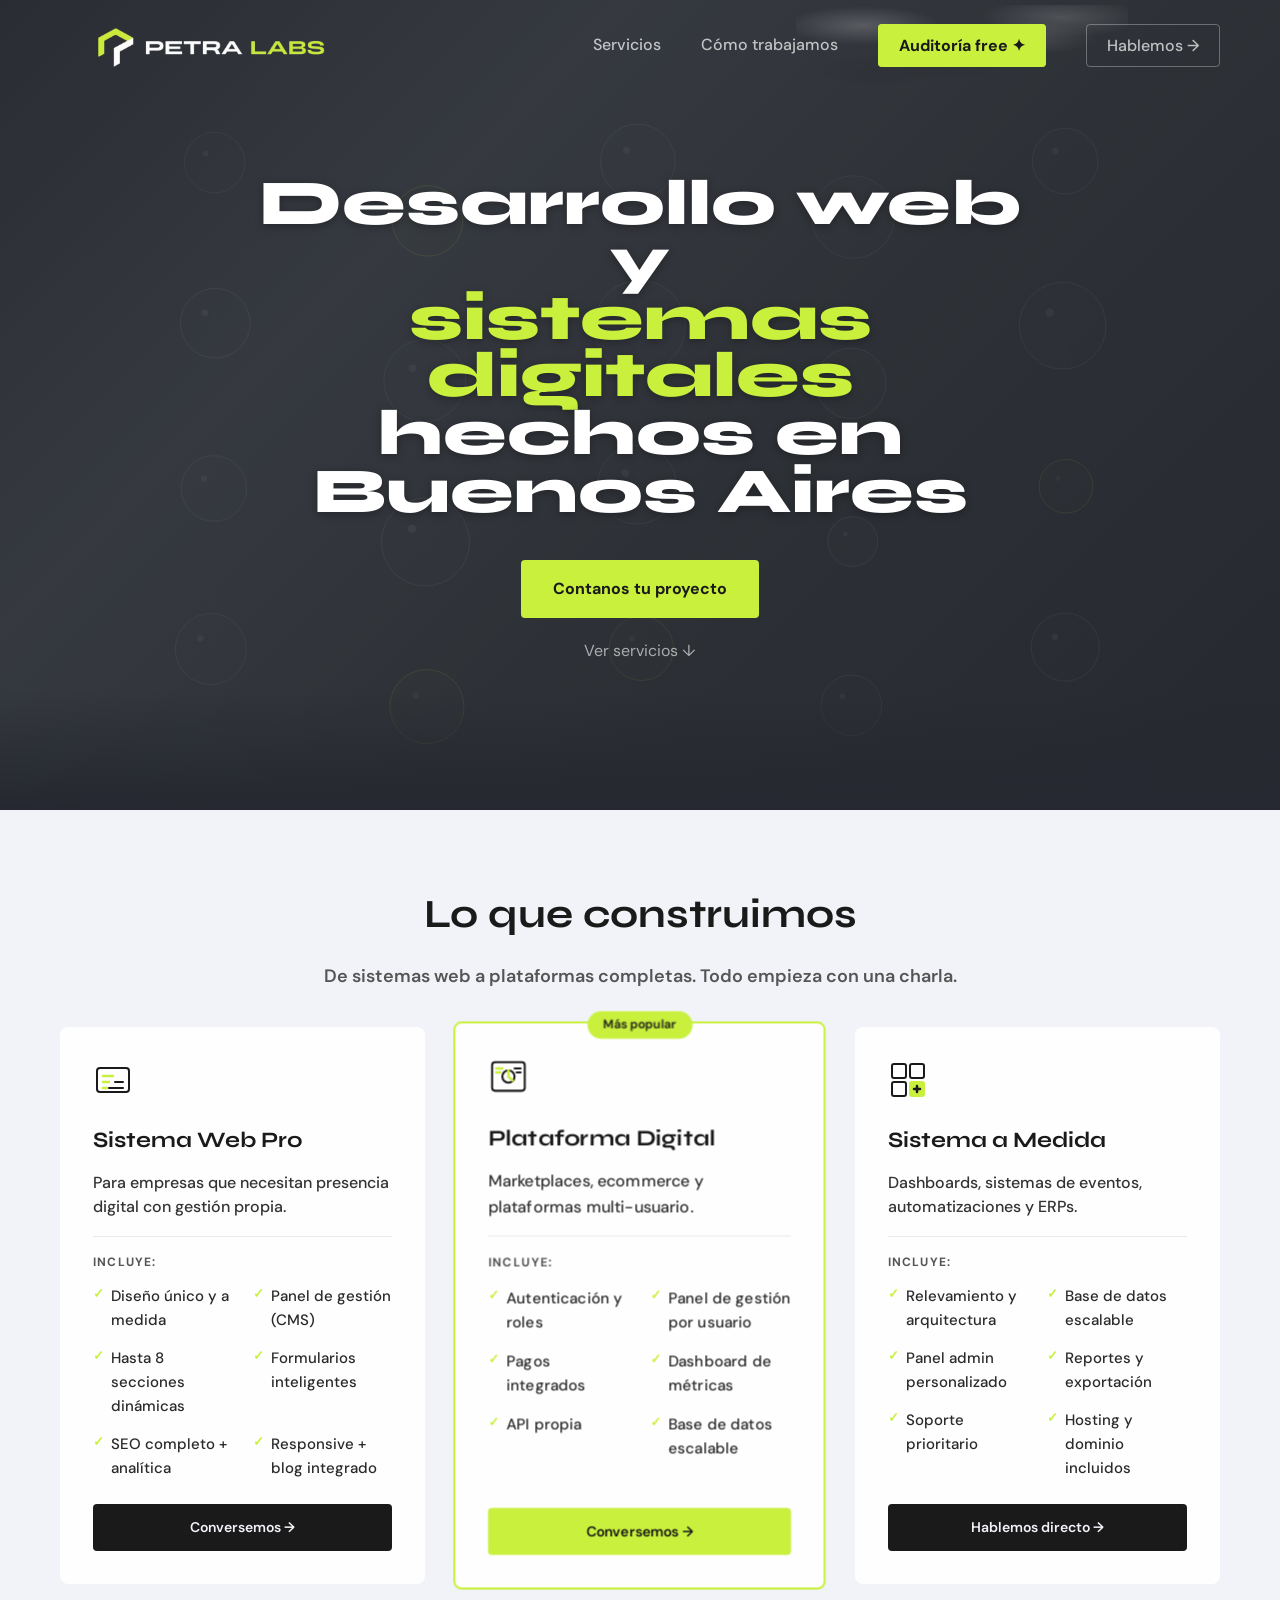
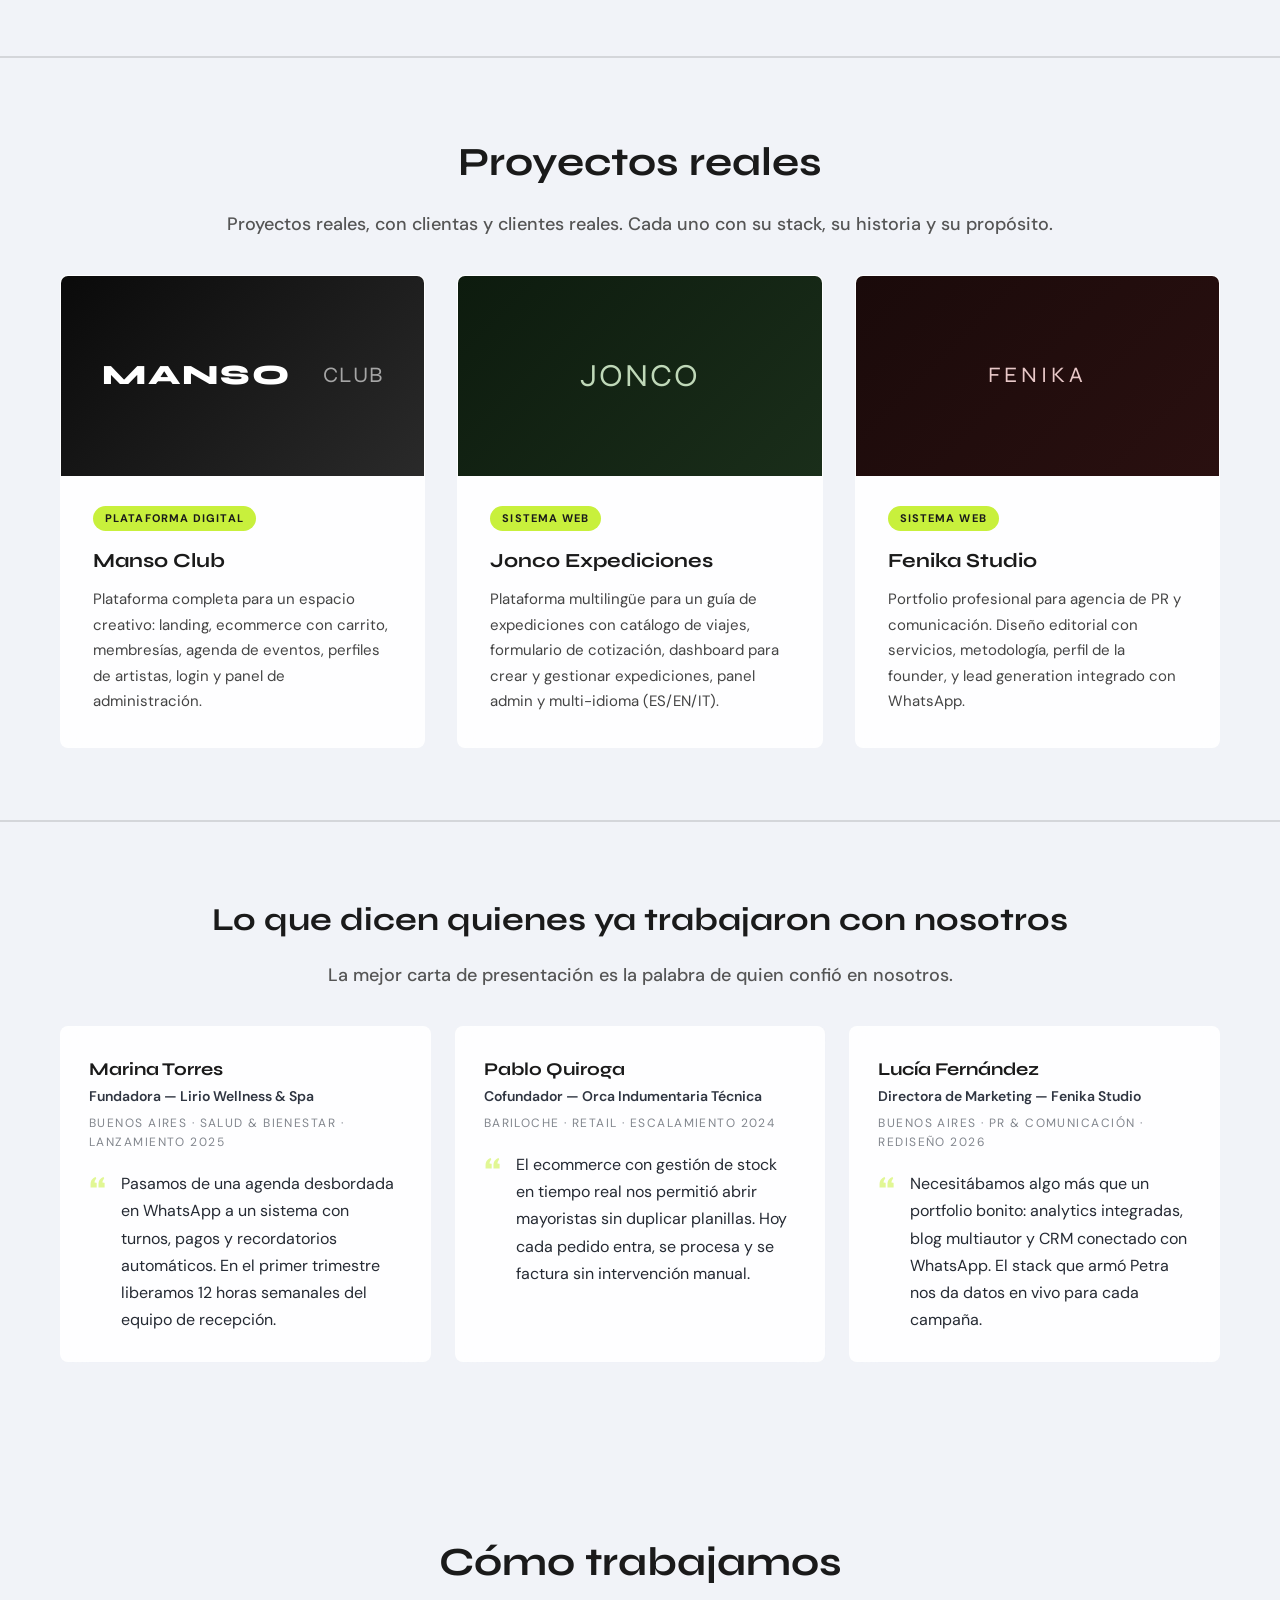
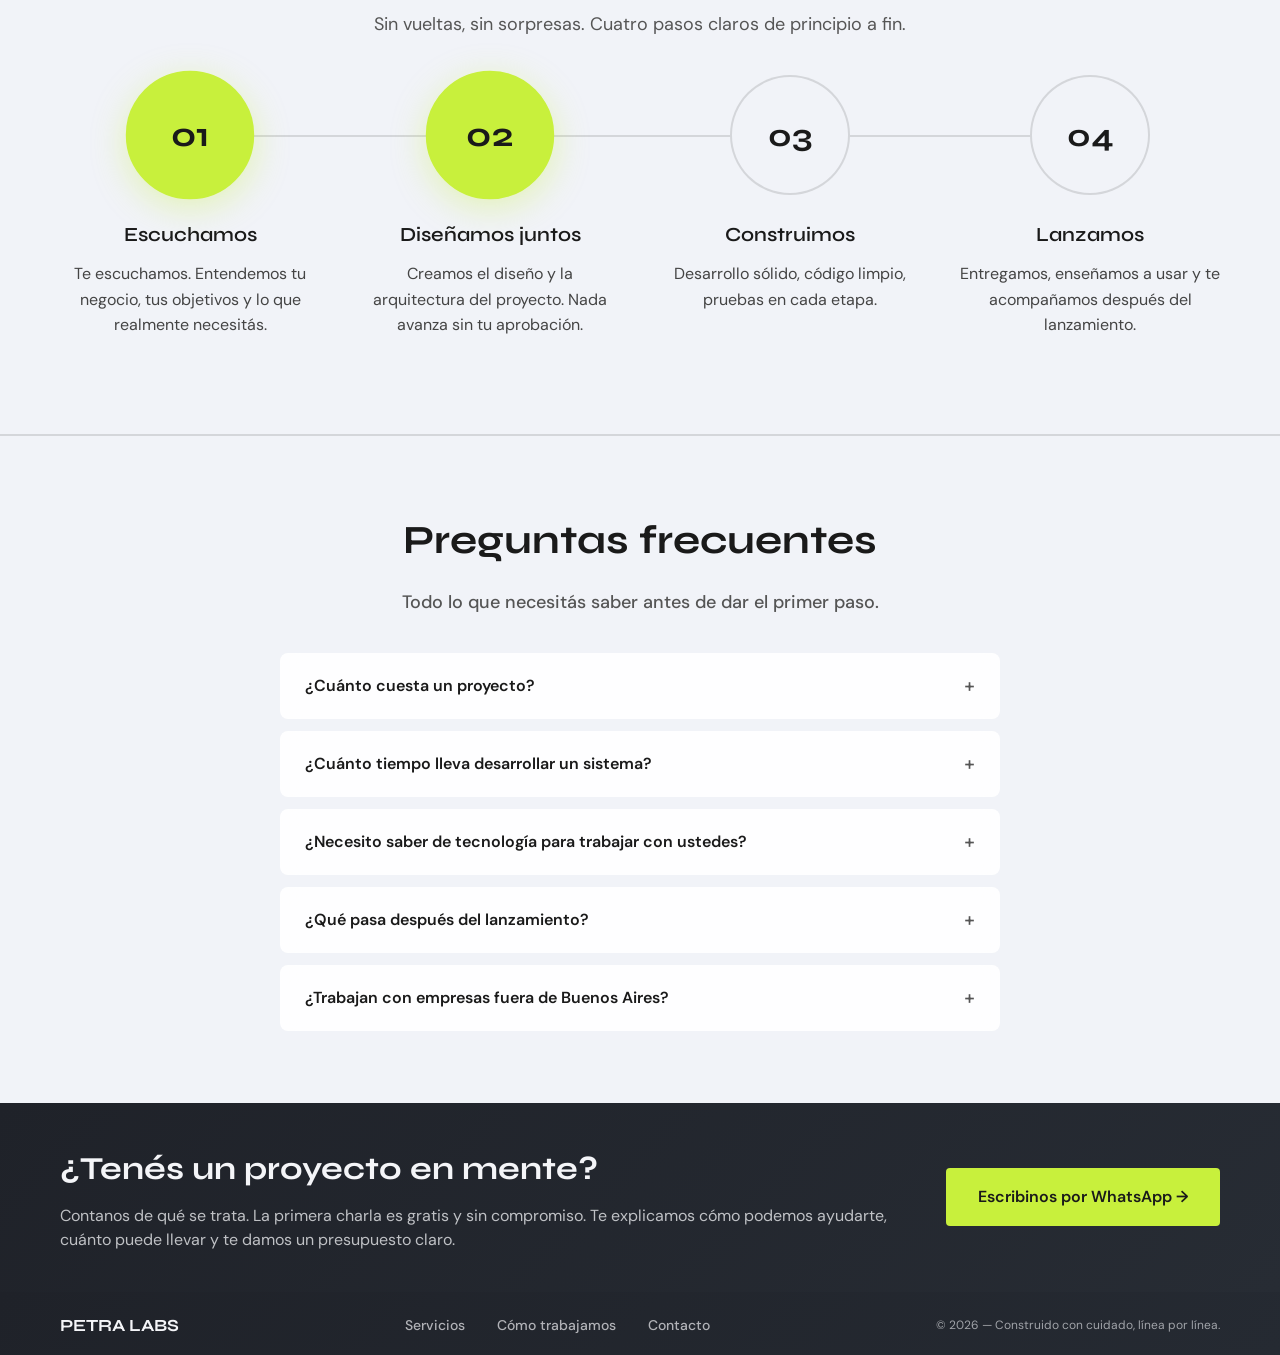
<file: index.html>
<!DOCTYPE html>
<html lang="es">
<head>
    <meta charset="UTF-8">
    <meta name="viewport" content="width=device-width, initial-scale=1.0">
    <title>Petra Labs | Desarrollo Web y Sistemas Digitales — Buenos Aires</title>
    <meta name="description" content="Desarrollamos sistemas web, plataformas digitales y dashboards a medida para empresas y PyMEs en Buenos Aires. Código sólido, diseño elegante y atención personalizada." />
    <meta property="og:title" content="Petra Labs | Desarrollo Web y Sistemas Digitales — Buenos Aires"/>
    <meta name="robots" content="index, follow" />
    <link rel="canonical" href="https://petralabs.xyz" />
    <link rel="icon" href="data:image/svg+xml,<svg xmlns='http://www.w3.org/2000/svg' viewBox='0 0 100 100'><rect width='100' height='100' fill='%231A1A1A'/><text x='50' y='74' font-size='64' text-anchor='middle' fill='%23C8F03C' font-family='sans-serif' font-weight='bold'>P</text></svg>">
    <meta property="og:description" content="Desarrollamos sistemas web, plataformas digitales y dashboards a medida para empresas y PyMEs en Buenos Aires. Código sólido, diseño elegante y atención personalizada." />
    <meta property="og:url" content="https://petralabs.xyz" />
    <meta property="og:type" content="website" />
    <meta property="og:image" content="https://petralabs.xyz/og-image.png" />
    <meta property="og:image:width" content="1200" />
    <meta property="og:image:height" content="630" />
    <meta name="twitter:card" content="summary_large_image" />
    <meta name="twitter:title" content="Petra Labs | Desarrollo Web y Sistemas Digitales — Buenos Aires" />
    <meta name="twitter:description" content="Desarrollamos sistemas web, plataformas digitales y dashboards a medida para empresas y PyMEs en Buenos Aires. Código sólido, diseño elegante y atención personalizada." />
    <meta name="twitter:image" content="https://petralabs.xyz/og-image.png" />
    <meta name="author" content="Petra Labs" />
    
    <!-- Google Fonts -->
    <link rel="preconnect" href="https://fonts.googleapis.com">
    <link rel="preconnect" href="https://fonts.gstatic.com" crossorigin>
    <link href="https://fonts.googleapis.com/css2?family=Syne:wght@400;500;600;700;800&family=DM+Sans:wght@400;500;700;800&display=swap" rel="stylesheet">
    
    <link rel="stylesheet" href="styles.css">

<!-- Google tag (gtag.js) -->
<script async src="https://www.googletagmanager.com/gtag/js?id=G-VZS3NJERB4"></script>
<script>
  window.dataLayer = window.dataLayer || [];
  function gtag(){dataLayer.push(arguments);}
  gtag('js', new Date());
  gtag('config', 'G-VZS3NJERB4');
</script>
</head>
<body>
    <!-- Navigation -->
    <nav>
        <div class="nav-container">
            <a href="/" class="logo"><img src="/public/logoo.png" alt="Petra Labs" class="logo-img"></a>
            <button class="hamburger" aria-label="Abrir menú">☰</button>
            <ul class="nav-links">
                <li><a href="#servicios">Servicios</a></li>
                <li><a href="#como-trabajamos">Cómo trabajamos</a></li>
                <li><a href="/auditoria" class="cta-nav auditoria-nav">Auditoría free ✦</a></li>
                <li><a href="#contacto" class="cta-nav">Hablemos →</a></li>
            </ul>
        </div>
    </nav>

    <!-- Mobile Menu Overlay -->
    <div class="mobile-menu">
        <button class="mobile-menu-close">✕</button>
        <div class="mobile-menu-content">
            <a href="#servicios">Servicios</a>
            <a href="#como-trabajamos">Cómo trabajamos</a>
            <a href="/auditoria">Auditoría free ✦</a>
            <a href="#contacto" class="cta-nav">Hablemos →</a>
        </div>
    </div>

    <!-- Hero Section -->
    <section class="hero">
        <canvas id="hero-canvas"></canvas>
        <div class="hero-container">
            <div class="hero-left">
                <h1 class="hero-title">
                    <span class="hero-title-line">Desarrollo web y</span>
                    <span class="hero-title-line"><span class="accent">sistemas digitales</span></span>
                    <span class="hero-title-line">hechos en Buenos Aires</span>
                </h1>
            </div>
            <div class="hero-right">
                <div class="hero-content">
                    <div class="hero-cta">
                        <a href="#contacto" class="hero-cta-primary">Contanos tu proyecto</a>
                        <a href="#servicios" class="hero-cta-secondary">Ver servicios ↓</a>
                    </div>
                </div>
            </div>
        </div>
    </section>

    <!-- Servicios Section -->
    <section class="servicios" id="servicios">
        <div class="servicios-container">
            <div class="servicios-header">
                <h2 class="servicios-title">Lo que construimos</h2>
                <p class="servicios-subtitle">De sistemas web a plataformas completas. Todo empieza con una charla.</p>
            </div>
            <div class="servicios-grid">
                <div class="servicio-card">
                    <div class="servicio-icon">
                        <svg width="40" height="40" viewBox="0 0 40 40" fill="none">
                            <rect x="4" y="8" width="32" height="24" rx="3" stroke="#1A1A1A" stroke-width="2" fill="none"/>
                            <line x1="10" y1="16" x2="20" y2="16" stroke="#C8F03C" stroke-width="2.5" stroke-linecap="round"/>
                            <line x1="10" y1="22" x2="16" y2="22" stroke="#C8F03C" stroke-width="2.5" stroke-linecap="round"/>
                            <line x1="22" y1="22" x2="30" y2="22" stroke="#1A1A1A" stroke-width="2" stroke-linecap="round"/>
                            <line x1="10" y1="28" x2="14" y2="28" stroke="#C8F03C" stroke-width="2.5" stroke-linecap="round"/>
                            <line x1="16" y1="28" x2="30" y2="28" stroke="#1A1A1A" stroke-width="2" stroke-linecap="round"/>
                        </svg>
                    </div>
                    <h3 class="servicio-name">Sistema Web Pro</h3>
                    <p class="servicio-description">Para empresas que necesitan presencia digital con gestión propia.</p>
                    <div class="servicio-includes">
                        <h4>Incluye:</h4>
                        <ul>
                            <li>Diseño único y a medida</li>
                            <li>Panel de gestión (CMS)</li>
                            <li>Hasta 8 secciones dinámicas</li>
                            <li>Formularios inteligentes</li>
                            <li>SEO completo + analítica</li>
                            <li>Responsive + blog integrado</li>
                        </ul>
                    </div>
                    <a href="#contacto" class="servicio-cta">Conversemos →</a>
                </div>
                
                <div class="servicio-card featured">
                    <div class="servicio-icon">
                        <svg width="40" height="40" viewBox="0 0 40 40" fill="none">
                            <rect x="4" y="6" width="32" height="28" rx="3" stroke="#1A1A1A" stroke-width="2" fill="none"/>
                            <circle cx="20" cy="20" r="6" stroke="#1A1A1A" stroke-width="2" fill="none"/>
                            <path d="M20 14 L20 20 L24 24" stroke="#C8F03C" stroke-width="2.5" stroke-linecap="round" stroke-linejoin="round"/>
                            <line x1="8" y1="12" x2="14" y2="12" stroke="#C8F03C" stroke-width="2.5" stroke-linecap="round"/>
                            <line x1="8" y1="16" x2="12" y2="16" stroke="#C8F03C" stroke-width="2.5" stroke-linecap="round"/>
                            <line x1="26" y1="12" x2="32" y2="12" stroke="#1A1A1A" stroke-width="2" stroke-linecap="round"/>
                            <line x1="28" y1="16" x2="32" y2="16" stroke="#1A1A1A" stroke-width="2" stroke-linecap="round"/>
                        </svg>
                    </div>
                    <h3 class="servicio-name">Plataforma Digital</h3>
                    <p class="servicio-description">Marketplaces, ecommerce y plataformas multi-usuario.</p>
                    <div class="servicio-includes">
                        <h4>Incluye:</h4>
                        <ul>
                            <li>Autenticación y roles</li>
                            <li>Panel de gestión por usuario</li>
                            <li>Pagos integrados</li>
                            <li>Dashboard de métricas</li>
                            <li>API propia</li>
                            <li>Base de datos escalable</li>
                        </ul>
                    </div>
                    <a href="#contacto" class="servicio-cta">Conversemos →</a>
                </div>
                
                <div class="servicio-card">
                    <div class="servicio-icon">
                        <svg width="40" height="40" viewBox="0 0 40 40" fill="none">
                            <rect x="4" y="4" width="14" height="14" rx="2" stroke="#1A1A1A" stroke-width="2" fill="none"/>
                            <rect x="22" y="4" width="14" height="14" rx="2" stroke="#1A1A1A" stroke-width="2" fill="none"/>
                            <rect x="4" y="22" width="14" height="14" rx="2" stroke="#1A1A1A" stroke-width="2" fill="none"/>
                            <rect x="22" y="22" width="14" height="14" rx="2" stroke="#C8F03C" stroke-width="2" fill="var(--accent)"/>
                            <line x1="29" y1="26" x2="29" y2="32" stroke="#1A1A1A" stroke-width="2.5" stroke-linecap="round"/>
                            <line x1="26" y1="29" x2="32" y2="29" stroke="#1A1A1A" stroke-width="2.5" stroke-linecap="round"/>
                        </svg>
                    </div>
                    <h3 class="servicio-name">Sistema a Medida</h3>
                    <p class="servicio-description">Dashboards, sistemas de eventos, automatizaciones y ERPs.</p>
                    <div class="servicio-includes">
                        <h4>Incluye:</h4>
                        <ul>
                            <li>Relevamiento y arquitectura</li>
                            <li>Base de datos escalable</li>
                            <li>Panel admin personalizado</li>
                            <li>Reportes y exportación</li>
                            <li>Soporte prioritario</li>
                            <li>Hosting y dominio incluidos</li>
                        </ul>
                    </div>
                    <a href="https://wa.me/5491127343775?text=Hola%20Petra%20Labs,%20quiero%20consultar%20por%20un%20sistema%20a%20medida" class="servicio-cta" target="_blank" rel="noopener noreferrer">Hablemos directo →</a>
                </div>
            </div>
        </div>
    </section>

    <!-- Portfolio Section -->
    <section class="portfolio" id="portfolio">
        <div class="portfolio-container">
            <div class="portfolio-header">
                <h2 class="portfolio-title">Proyectos reales</h2>
                <p class="portfolio-subtitle">Proyectos reales, con clientas y clientes reales. Cada uno con su stack, su historia y su propósito.</p>
            </div>
            <div class="portfolio-grid">
                <a href="https://mansoclub.com.ar/" target="_blank" rel="noopener noreferrer" class="portfolio-card" style="text-decoration: none; color: inherit;">
                    <div class="portfolio-image" style="background: linear-gradient(135deg, #0a0a0a 0%, #1a1a1a 50%, #2a2a2a 100%); display: flex; align-items: center; justify-content: center; gap: 32px;">
                        <span style="font-family: 'Syne', sans-serif; font-weight: 800; font-size: 28px; color: #fff; letter-spacing: 2px;">MANSO</span>
                        <span style="font-family: 'Syne', sans-serif; font-weight: 300; font-size: 22px; color: rgba(255,255,255,0.6); letter-spacing: 1px;">CLUB</span>
                    </div>
                    <div class="portfolio-body">
                        <span class="portfolio-tag">Plataforma Digital</span>
                        <h3 class="portfolio-name">Manso Club</h3>
                        <p class="portfolio-desc">Plataforma completa para un espacio creativo: landing, ecommerce con carrito, membresías, agenda de eventos, perfiles de artistas, login y panel de administración.</p>
                    </div>
                </a>
                <a href="https://jonco.pro/" target="_blank" rel="noopener noreferrer" class="portfolio-card" style="text-decoration: none; color: inherit;">
                    <div class="portfolio-image" style="background: linear-gradient(135deg, #0d1b0e 0%, #1a2e1a 100%); display: flex; align-items: center; justify-content: center;">
                        <span style="font-family: 'Syne', sans-serif; font-weight: 300; font-size: 32px; color: #bfd8b8; letter-spacing: 2px;">JONCO</span>
                    </div>
                    <div class="portfolio-body">
                        <span class="portfolio-tag">Sistema Web</span>
                        <h3 class="portfolio-name">Jonco Expediciones</h3>
                        <p class="portfolio-desc">Plataforma multilingüe para un guía de expediciones con catálogo de viajes, formulario de cotización, dashboard para crear y gestionar expediciones, panel admin y multi-idioma (ES/EN/IT).</p>
                    </div>
                </a>
                <a href="https://fenikastudio.com/" target="_blank" rel="noopener noreferrer" class="portfolio-card" style="text-decoration: none; color: inherit;">
                    <div class="portfolio-image" style="background: linear-gradient(135deg, #1a0a0a 0%, #2a1010 100%); display: flex; align-items: center; justify-content: center;">
                        <span style="font-family: 'Syne', sans-serif; font-weight: 300; font-size: 22px; color: #e8c8c8; letter-spacing: 4px;">FENIKA</span>
                    </div>
                    <div class="portfolio-body">
                        <span class="portfolio-tag">Sistema Web</span>
                        <h3 class="portfolio-name">Fenika Studio</h3>
                        <p class="portfolio-desc">Portfolio profesional para agencia de PR y comunicación. Diseño editorial con servicios, metodología, perfil de la founder, y lead generation integrado con WhatsApp.</p>
                    </div>
                </a>
            </div>
        </div>
    </section>

    <!-- Testimonios Section -->
    <section class="testimonios" id="testimonios">
        <div class="testimonios-container">
            <div class="testimonios-header">
                <h2 class="testimonios-title">Lo que dicen quienes ya trabajaron con nosotros</h2>
                <p class="testimonios-subtitle">La mejor carta de presentación es la palabra de quien confió en nosotros.</p>
            </div>
            <div class="testimonios-grid">
                <div class="testimonio-card">
                    <div class="testimonio-top">
                        <div>
                            <div class="testimonio-name">Marina Torres</div>
                            <div class="testimonio-role">Fundadora — Lirio Wellness & Spa</div>
                            <div class="testimonio-meta">Buenos Aires · Salud & Bienestar · Lanzamiento 2025</div>
                        </div>
                    </div>
                    <blockquote class="testimonio-quote">
                        <span class="quote-mark">“</span>
                        <p>Pasamos de una agenda desbordada en WhatsApp a un sistema con turnos, pagos y recordatorios automáticos. En el primer trimestre liberamos 12 horas semanales del equipo de recepción.</p>
                    </blockquote>
                </div>
                <div class="testimonio-card">
                    <div class="testimonio-top">
                        <div>
                            <div class="testimonio-name">Pablo Quiroga</div>
                            <div class="testimonio-role">Cofundador — Orca Indumentaria Técnica</div>
                            <div class="testimonio-meta">Bariloche · Retail · Escalamiento 2024</div>
                        </div>
                    </div>
                    <blockquote class="testimonio-quote">
                        <span class="quote-mark">“</span>
                        <p>El ecommerce con gestión de stock en tiempo real nos permitió abrir mayoristas sin duplicar planillas. Hoy cada pedido entra, se procesa y se factura sin intervención manual.</p>
                    </blockquote>
                </div>
                <div class="testimonio-card">
                    <div class="testimonio-top">
                        <div>
                            <div class="testimonio-name">Lucía Fernández</div>
                            <div class="testimonio-role">Directora de Marketing — Fenika Studio</div>
                            <div class="testimonio-meta">Buenos Aires · PR & Comunicación · Rediseño 2026</div>
                        </div>
                    </div>
                    <blockquote class="testimonio-quote">
                        <span class="quote-mark">“</span>
                        <p>Necesitábamos algo más que un portfolio bonito: analytics integradas, blog multiautor y CRM conectado con WhatsApp. El stack que armó Petra nos da datos en vivo para cada campaña.</p>
                    </blockquote>
                </div>
            </div>
        </div>
    </section>

    <!-- Cómo Trabajamos Section -->
    <section class="como-trabajamos" id="como-trabajamos">
        <div class="como-trabajamos-container">
            <div class="como-trabajamos-header">
                <h2 class="como-trabajamos-title">Cómo trabajamos</h2>
                <p class="como-trabajamos-subtitle">Sin vueltas, sin sorpresas. Cuatro pasos claros de principio a fin.</p>
            </div>
            <div class="procesos">
                <div class="proceso">
                    <div class="proceso-number">01</div>
                    <h3>Escuchamos</h3>
                    <p>Te escuchamos. Entendemos tu negocio, tus objetivos y lo que realmente necesitás.</p>
                </div>
                <div class="proceso">
                    <div class="proceso-number">02</div>
                    <h3>Diseñamos juntos</h3>
                    <p>Creamos el diseño y la arquitectura del proyecto. Nada avanza sin tu aprobación.</p>
                </div>
                <div class="proceso">
                    <div class="proceso-number">03</div>
                    <h3>Construimos</h3>
                    <p>Desarrollo sólido, código limpio, pruebas en cada etapa.</p>
                </div>
                <div class="proceso">
                    <div class="proceso-number">04</div>
                    <h3>Lanzamos</h3>
                    <p>Entregamos, enseñamos a usar y te acompañamos después del lanzamiento.</p>
                </div>
            </div>
        </div>
    </section>

    <!-- FAQ Section -->
    <section class="faq" id="faq">
        <div class="faq-container">
            <div class="faq-header">
                <h2 class="faq-title">Preguntas frecuentes</h2>
                <p class="faq-subtitle">Todo lo que necesitás saber antes de dar el primer paso.</p>
            </div>
            <div class="faq-list">
                <div class="faq-item">
                    <button class="faq-question" aria-expanded="false">
                        <span>¿Cuánto cuesta un proyecto?</span>
                        <span class="faq-icon">+</span>
                    </button>
                    <div class="faq-answer">
                        <p>Depende del alcance. Un sistema web profesional arranca en un rango accesible, pero cada proyecto es distinto. Te damos un presupuesto exacto después de entender tu necesidad en una charla sin costo ni compromiso.</p>
                    </div>
                </div>
                <div class="faq-item">
                    <button class="faq-question" aria-expanded="false">
                        <span>¿Cuánto tiempo lleva desarrollar un sistema?</span>
                        <span class="faq-icon">+</span>
                    </button>
                    <div class="faq-answer">
                        <p>Un sitio web profesional suele estar listo en 2 a 4 semanas. Las plataformas y sistemas a medida pueden llevar de 4 a 12 semanas según la complejidad. Te damos plazos reales desde el principio.</p>
                    </div>
                </div>
                <div class="faq-item">
                    <button class="faq-question" aria-expanded="false">
                        <span>¿Necesito saber de tecnología para trabajar con ustedes?</span>
                        <span class="faq-icon">+</span>
                    </button>
                    <div class="faq-answer">
                        <p>Para nada. Nosotros nos encargamos de la parte técnica. Vos solo necesitás tener claro qué problema querés resolver. Te guiamos en todo el proceso.</p>
                    </div>
                </div>
                <div class="faq-item">
                    <button class="faq-question" aria-expanded="false">
                        <span>¿Qué pasa después del lanzamiento?</span>
                        <span class="faq-icon">+</span>
                    </button>
                    <div class="faq-answer">
                        <p>Te enseñamos a usar el sistema, te pasamos toda la documentación y quedamos disponibles para soporte. Si necesitás cambios o mejoras, estamos ahí. No desaparecemos después de cobrar.</p>
                    </div>
                </div>
                <div class="faq-item">
                    <button class="faq-question" aria-expanded="false">
                        <span>¿Trabajan con empresas fuera de Buenos Aires?</span>
                        <span class="faq-icon">+</span>
                    </button>
                    <div class="faq-answer">
                        <p>Sí. Trabajamos 100% remoto con clientes de toda Argentina y el exterior. Las reuniones son por videollamada y la comunicación fluida durante todo el proyecto.</p>
                    </div>
                </div>
            </div>
        </div>
    </section>

    <!-- CTA Final Section -->
    <section class="cta-final" id="contacto">
        <div class="cta-final-container">
            <div class="cta-final-text">
                <h2>¿Tenés un proyecto en mente?</h2>
                <p>Contanos de qué se trata. La primera charla es gratis y sin compromiso. Te explicamos cómo podemos ayudarte, cuánto puede llevar y te damos un presupuesto claro.</p>
            </div>
            <a href="https://wa.me/5491127343775?text=Hola%20Petra%20Labs,%20tengo%20un%20proyecto%20en%20mente" class="cta-button" target="_blank" rel="noopener noreferrer">Escribinos por WhatsApp →</a>
        </div>
    </section>

    <!-- Footer -->
    <footer>
        <div class="footer-container">
            <div class="footer-left">PETRA LABS</div>
            <div class="footer-center">
                <a href="#servicios">Servicios</a>
                <a href="#como-trabajamos">Cómo trabajamos</a>
                <a href="#contacto">Contacto</a>
            </div>
            <div class="footer-right">© 2026 — Construido con cuidado, línea por línea.</div>
        </div>
    </footer>
<script src="main.js"></script>
<script type="application/ld+json">
{
  "@context": "https://schema.org",
  "@type": "LocalBusiness",
  "name": "Petra Labs",
  "description": "Desarrollo web y sistemas digitales a medida para PyMEs, emprendedores y profesionales en Buenos Aires",
  "url": "https://petralabs.xyz",
  "telephone": "+5491127343775",
  "address": {
    "@type": "PostalAddress",
    "addressLocality": "Buenos Aires",
    "addressCountry": "AR"
  },
  "areaServed": "Buenos Aires",
  "serviceType": "Desarrollo Web y Sistemas Digitales"
}
</script>
</body>
</html>
</file>
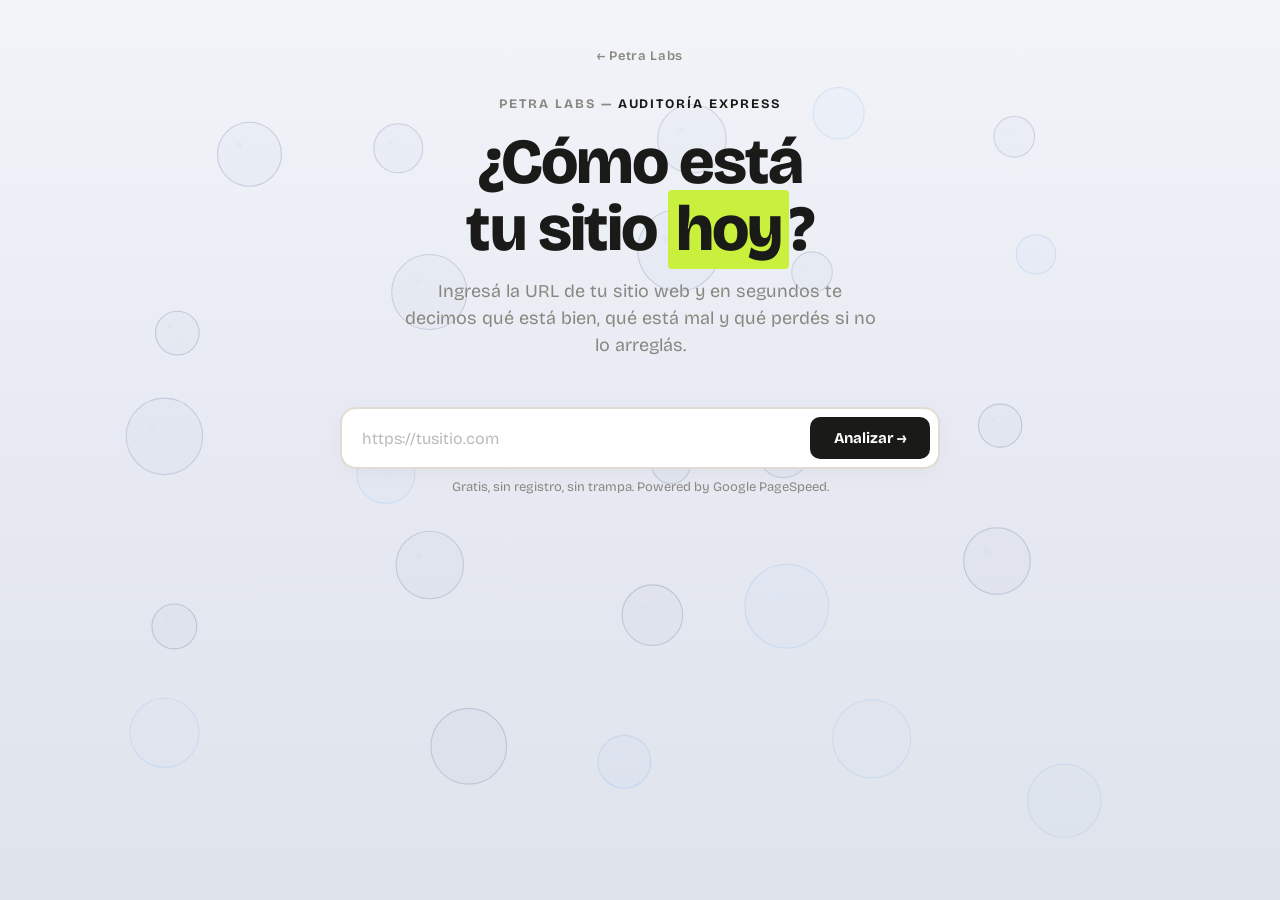
<file: auditoria/index.html>
<!DOCTYPE html>
<html lang="es">
<head>
<meta charset="UTF-8">
<meta name="viewport" content="width=device-width, initial-scale=1.0">
<title>Auditoría Express — Petra Labs</title>
<link rel="preconnect" href="https://fonts.googleapis.com">
<link href="https://fonts.googleapis.com/css2?family=Bricolage+Grotesque:opsz,wght@12..96,300;12..96,400;12..96,500;12..96,700;12..96,800&display=swap" rel="stylesheet">
<style>
  :root {
    --cream: #F5F2EE;
    --lime: #C8F03C;
    --lime-dark: #a8cc1e;
    --dark: #1a1a18;
    --mid: #3d3d38;
    --soft: #888880;
    --border: #e0dcd4;
    --green: #22c55e;
    --red: #ef4444;
    --yellow: #f59e0b;
  }

  * { margin: 0; padding: 0; box-sizing: border-box; }

  body {
    font-family: 'Bricolage Grotesque', sans-serif;
    background: linear-gradient(180deg, #f2f4f9 0%, #e6e9f2 55%, #dfe3ec 100%);
    color: var(--dark);
    min-height: 100vh;
    display: flex;
    flex-direction: column;
    align-items: center;
    justify-content: flex-start;
    padding: 48px 24px 80px;
    position: relative;
    overflow-x: hidden;
  }

  .bubble-layer {
    position: fixed;
    inset: 0;
    pointer-events: none;
    z-index: -1;
    opacity: 0.9;
  }

  #audit-canvas {
    width: 100%;
    height: 100%;
    display: block;
  }

  /* Back link */
  .back-link {
    display: inline-flex;
    align-items: center;
    gap: 6px;
    font-size: 13px;
    font-weight: 600;
    letter-spacing: 0.05em;
    color: var(--soft);
    text-decoration: none;
    margin-bottom: 32px;
    transition: color 0.2s;
    animation: fadeUp 0.4s ease both;
  }

  .back-link:hover {
    color: var(--dark);
  }

  /* Header */
  .header {
    text-align: center;
    margin-bottom: 48px;
    animation: fadeUp 0.6s ease both;
  }

  .brand {
    font-size: 13px;
    font-weight: 700;
    letter-spacing: 0.15em;
    text-transform: uppercase;
    color: var(--soft);
    margin-bottom: 16px;
  }

  .brand span {
    color: var(--dark);
  }

  h1 {
    font-size: clamp(36px, 6vw, 64px);
    font-weight: 800;
    line-height: 1.05;
    letter-spacing: -0.03em;
    margin-bottom: 16px;
  }

  h1 em {
    font-style: normal;
    background: var(--lime);
    padding: 0 8px 2px;
    border-radius: 4px;
  }

  .subtitle {
    font-size: 18px;
    color: var(--soft);
    font-weight: 400;
    max-width: 480px;
    line-height: 1.5;
  }

  /* Input section */
  .input-section {
    width: 100%;
    max-width: 600px;
    animation: fadeUp 0.6s 0.15s ease both;
  }

  .input-wrap {
    display: flex;
    gap: 12px;
    background: white;
    border: 2px solid var(--border);
    border-radius: 16px;
    padding: 8px 8px 8px 20px;
    transition: border-color 0.2s;
    box-shadow: 0 4px 24px rgba(0,0,0,0.04);
  }

  .input-wrap:focus-within {
    border-color: var(--dark);
  }

  .input-wrap input {
    flex: 1;
    border: none;
    outline: none;
    font-family: 'Bricolage Grotesque', sans-serif;
    font-size: 16px;
    color: var(--dark);
    background: transparent;
    min-width: 0;
  }

  .input-wrap input::placeholder {
    color: #bbb;
  }

  .btn-analyze {
    background: var(--dark);
    color: white;
    border: none;
    border-radius: 10px;
    padding: 12px 24px;
    font-family: 'Bricolage Grotesque', sans-serif;
    font-size: 15px;
    font-weight: 700;
    cursor: pointer;
    transition: background 0.2s, transform 0.1s;
    white-space: nowrap;
  }

  .btn-analyze:hover {
    background: var(--mid);
  }

  .btn-analyze:active {
    transform: scale(0.97);
  }

  .btn-analyze:disabled {
    opacity: 0.5;
    cursor: not-allowed;
  }

  .hint {
    font-size: 13px;
    color: var(--soft);
    margin-top: 10px;
    text-align: center;
  }

  /* Loading */
  .loading {
    display: none;
    flex-direction: column;
    align-items: center;
    gap: 16px;
    padding: 48px 0;
    width: 100%;
    max-width: 600px;
  }

  .loading.active { display: flex; }

  .loading-steps {
    display: flex;
    flex-direction: column;
    gap: 8px;
    width: 100%;
  }

  .loading-step {
    display: flex;
    align-items: center;
    gap: 12px;
    padding: 12px 16px;
    background: white;
    border-radius: 10px;
    border: 1px solid var(--border);
    font-size: 14px;
    color: var(--soft);
    opacity: 0.4;
    transition: opacity 0.4s, color 0.4s;
  }

  .loading-step.active {
    opacity: 1;
    color: var(--dark);
  }

  .loading-step.done {
    opacity: 1;
    color: var(--green);
  }

  .step-dot {
    width: 8px;
    height: 8px;
    border-radius: 50%;
    background: currentColor;
    flex-shrink: 0;
  }

  .step-spinner {
    width: 14px;
    height: 14px;
    border: 2px solid var(--lime);
    border-top-color: var(--dark);
    border-radius: 50%;
    animation: spin 0.7s linear infinite;
    flex-shrink: 0;
  }

  /* Results */
  .results {
    display: none;
    width: 100%;
    max-width: 640px;
    animation: fadeUp 0.5s ease both;
  }

  .results.active { display: block; }

  /* Score circle */
  .score-header {
    text-align: center;
    margin-bottom: 32px;
  }

  .score-circle {
    width: 140px;
    height: 140px;
    margin: 0 auto 16px;
    position: relative;
  }

  .score-circle svg {
    transform: rotate(-90deg);
  }

  .score-circle .bg-ring {
    fill: none;
    stroke: var(--border);
    stroke-width: 10;
  }

  .score-circle .progress-ring {
    fill: none;
    stroke-width: 10;
    stroke-linecap: round;
    transition: stroke-dashoffset 1.2s cubic-bezier(0.4, 0, 0.2, 1);
  }

  .score-number {
    position: absolute;
    top: 50%;
    left: 50%;
    transform: translate(-50%, -50%);
    font-size: 40px;
    font-weight: 800;
    letter-spacing: -0.03em;
    color: var(--dark);
  }

  .score-label {
    font-size: 22px;
    font-weight: 700;
    margin-bottom: 4px;
  }

  .score-url {
    font-size: 13px;
    color: var(--soft);
  }

  /* Checks grid */
  .checks-grid {
    display: grid;
    grid-template-columns: 1fr 1fr;
    gap: 12px;
    margin-bottom: 24px;
  }

  @media (max-width: 500px) {
    .checks-grid { grid-template-columns: 1fr; }
  }

  .check-card {
    background: white;
    border: 1.5px solid var(--border);
    border-radius: 14px;
    padding: 16px;
    display: flex;
    align-items: flex-start;
    gap: 12px;
    transition: border-color 0.2s;
  }

  .check-card.pass { border-left: 4px solid var(--green); }
  .check-card.fail { border-left: 4px solid var(--red); }
  .check-card.warn { border-left: 4px solid var(--yellow); }

  .check-icon {
    font-size: 20px;
    flex-shrink: 0;
    margin-top: 1px;
  }

  .check-content {}
  .check-name {
    font-size: 13px;
    font-weight: 700;
    color: var(--mid);
    text-transform: uppercase;
    letter-spacing: 0.05em;
    margin-bottom: 2px;
  }
  .check-value {
    font-size: 16px;
    font-weight: 600;
    color: var(--dark);
    margin-bottom: 2px;
  }
  .check-desc {
    font-size: 12px;
    color: var(--soft);
    line-height: 1.4;
  }

  /* Performance bars */
  .perf-section {
    background: white;
    border: 1.5px solid var(--border);
    border-radius: 14px;
    padding: 20px;
    margin-bottom: 24px;
  }

  .perf-title {
    font-size: 13px;
    font-weight: 700;
    text-transform: uppercase;
    letter-spacing: 0.08em;
    color: var(--soft);
    margin-bottom: 16px;
  }

  .perf-bar-row {
    display: flex;
    align-items: center;
    gap: 12px;
    margin-bottom: 12px;
  }

  .perf-bar-row:last-child { margin-bottom: 0; }

  .perf-bar-label {
    font-size: 13px;
    font-weight: 500;
    width: 130px;
    flex-shrink: 0;
    color: var(--mid);
  }

  .perf-bar-track {
    flex: 1;
    height: 8px;
    background: var(--border);
    border-radius: 99px;
    overflow: hidden;
  }

  .perf-bar-fill {
    height: 100%;
    border-radius: 99px;
    width: 0;
    transition: width 1s cubic-bezier(0.4, 0, 0.2, 1);
  }

  .perf-bar-value {
    font-size: 13px;
    font-weight: 700;
    width: 48px;
    text-align: right;
    color: var(--dark);
  }

  /* Recommendations */
  .reco-section {
    margin-bottom: 28px;
  }

  .reco-title {
    font-size: 13px;
    font-weight: 700;
    text-transform: uppercase;
    letter-spacing: 0.08em;
    color: var(--soft);
    margin-bottom: 12px;
  }

  .reco-item {
    display: flex;
    gap: 12px;
    padding: 14px 16px;
    background: white;
    border: 1.5px solid var(--border);
    border-radius: 12px;
    margin-bottom: 8px;
    font-size: 14px;
    line-height: 1.45;
  }

  .reco-item .reco-num {
    font-weight: 800;
    color: var(--lime-dark);
    flex-shrink: 0;
    font-size: 15px;
  }

  /* CTA */
  .cta-section {
    background: var(--dark);
    border-radius: 20px;
    padding: 32px;
    text-align: center;
    color: white;
  }

  .cta-section h3 {
    font-size: 24px;
    font-weight: 800;
    letter-spacing: -0.02em;
    margin-bottom: 8px;
  }

  .cta-section p {
    font-size: 15px;
    color: rgba(255,255,255,0.6);
    margin-bottom: 24px;
    line-height: 1.5;
  }

  .cta-section p strong {
    color: var(--lime);
  }

  .btn-wa {
    display: inline-flex;
    align-items: center;
    gap: 10px;
    background: var(--lime);
    color: var(--dark);
    padding: 14px 28px;
    border-radius: 12px;
    font-family: 'Bricolage Grotesque', sans-serif;
    font-size: 16px;
    font-weight: 800;
    text-decoration: none;
    transition: background 0.2s, transform 0.1s;
    letter-spacing: -0.01em;
  }

  .btn-wa:hover {
    background: var(--lime-dark);
    transform: translateY(-1px);
  }

  .btn-wa svg {
    width: 20px;
    height: 20px;
  }

  .btn-retry {
    background: none;
    border: none;
    font-family: 'Bricolage Grotesque', sans-serif;
    font-size: 13px;
    color: rgba(255,255,255,0.4);
    cursor: pointer;
    text-decoration: underline;
  }

  .btn-share {
    display: inline-flex;
    align-items: center;
    gap: 8px;
    background: rgba(255,255,255,0.1);
    border: 1.5px solid rgba(255,255,255,0.2);
    color: white;
    padding: 10px 20px;
    border-radius: 10px;
    font-family: 'Bricolage Grotesque', sans-serif;
    font-size: 14px;
    font-weight: 600;
    cursor: pointer;
    transition: background 0.2s;
  }

  .btn-share:hover { background: rgba(255,255,255,0.18); }
  .btn-share.copied { border-color: var(--lime); color: var(--lime); }

  .toast {
    position: fixed;
    bottom: 32px;
    left: 50%;
    transform: translateX(-50%) translateY(20px);
    background: var(--dark);
    color: white;
    padding: 12px 24px;
    border-radius: 99px;
    font-size: 14px;
    font-weight: 600;
    border: 1.5px solid var(--lime);
    opacity: 0;
    transition: opacity 0.3s, transform 0.3s;
    pointer-events: none;
    z-index: 999;
  }

  .toast.show {
    opacity: 1;
    transform: translateX(-50%) translateY(0);
  }

  /* Error */
  .error-box {
    display: none;
    background: #fff5f5;
    border: 1.5px solid #fecaca;
    border-radius: 14px;
    padding: 20px 24px;
    text-align: center;
    max-width: 600px;
    width: 100%;
    margin-top: 16px;
  }

  .error-box.active { display: block; }
  .error-box p { font-size: 14px; color: #b91c1c; line-height: 1.5; }

  /* Animations */
  @keyframes fadeUp {
    from { opacity: 0; transform: translateY(20px); }
    to { opacity: 1; transform: translateY(0); }
  }

  @keyframes spin {
    to { transform: rotate(360deg); }
  }
</style>
<!-- Google tag (gtag.js) -->
<script async src="https://www.googletagmanager.com/gtag/js?id=G-VZS3NJERB4"></script>
<script>
  window.dataLayer = window.dataLayer || [];
  function gtag(){dataLayer.push(arguments);}
  gtag('js', new Date());
  gtag('config', 'G-VZS3NJERB4');
</script>
</head>
<body>
<div class="bubble-layer"><canvas id="audit-canvas"></canvas></div>

<a href="../index.html" class="back-link">← Petra Labs</a>

<div class="header">
  <div class="brand">PETRA LABS — <span>Auditoría Express</span></div>
  <h1>¿Cómo está<br>tu sitio <em>hoy</em>?</h1>
  <p class="subtitle">Ingresá la URL de tu sitio web y en segundos te decimos qué está bien, qué está mal y qué perdés si no lo arreglás.</p>
</div>

<div class="input-section">
  <div class="input-wrap">
    <input type="url" id="urlInput" placeholder="https://tusitio.com" autocomplete="off" spellcheck="false" />
    <button class="btn-analyze" id="analyzeBtn" onclick="startAnalysis()">Analizar →</button>
  </div>
  <p class="hint">Gratis, sin registro, sin trampa. Powered by Google PageSpeed.</p>
</div>

<div class="error-box" id="errorBox">
  <p id="errorMsg">Ocurrió un error. Verificá la URL e intentá de nuevo.</p>
</div>

<div class="loading" id="loadingSection">
  <div class="loading-steps" id="loadingSteps">
    <div class="loading-step" id="step1">
      <div class="step-dot"></div>
      Verificando que el sitio sea accesible...
    </div>
    <div class="loading-step" id="step2">
      <div class="step-dot"></div>
      Analizando performance con Google PageSpeed...
    </div>
    <div class="loading-step" id="step3">
      <div class="step-dot"></div>
      Revisando SEO y accesibilidad...
    </div>
    <div class="loading-step" id="step4">
      <div class="step-dot"></div>
      Generando diagnóstico personalizado...
    </div>
  </div>
</div>

<div class="results" id="resultsSection">
  <!-- Score header -->
  <div class="score-header">
    <div class="score-circle">
      <svg width="140" height="140" viewBox="0 0 140 140">
        <circle class="bg-ring" cx="70" cy="70" r="60"/>
        <circle class="progress-ring" id="progressRing" cx="70" cy="70" r="60"
          stroke-dasharray="376.99"
          stroke-dashoffset="376.99"
          stroke="var(--lime-dark)"/>
      </svg>
      <div class="score-number" id="scoreNumber">0</div>
    </div>
    <div class="score-label" id="scoreLabel">Calculando...</div>
    <div class="score-url" id="scoreUrl"></div>
  </div>

  <!-- Performance metrics -->
  <div class="perf-section">
    <div class="perf-title">Métricas de Velocidad</div>
    <div class="perf-bar-row">
      <span class="perf-bar-label">Performance</span>
      <div class="perf-bar-track"><div class="perf-bar-fill" id="barPerf"></div></div>
      <span class="perf-bar-value" id="valPerf">—</span>
    </div>
    <div class="perf-bar-row">
      <span class="perf-bar-label">SEO</span>
      <div class="perf-bar-track"><div class="perf-bar-fill" id="barSeo"></div></div>
      <span class="perf-bar-value" id="valSeo">—</span>
    </div>
    <div class="perf-bar-row">
      <span class="perf-bar-label">Accesibilidad</span>
      <div class="perf-bar-track"><div class="perf-bar-fill" id="barAcc"></div></div>
      <span class="perf-bar-value" id="valAcc">—</span>
    </div>
    <div class="perf-bar-row">
      <span class="perf-bar-label">Buenas prácticas</span>
      <div class="perf-bar-track"><div class="perf-bar-fill" id="barBp"></div></div>
      <span class="perf-bar-value" id="valBp">—</span>
    </div>
  </div>

  <!-- Check cards -->
  <div class="checks-grid" id="checksGrid"></div>

  <!-- Recommendations -->
  <div class="reco-section">
    <div class="reco-title">Lo que mejoraríamos primero</div>
    <div id="recoList"></div>
  </div>

  <!-- CTA -->
  <div class="cta-section">
    <h3>¿Querés arreglar esto?</h3>
    <p>Mandanos los resultados y te decimos <strong>exactamente</strong> cuánto cuesta solucionarlo.<br>Primera consulta siempre gratis.</p>
    <a id="waLink" href="#" class="btn-wa" target="_blank">
      <svg viewBox="0 0 24 24" fill="currentColor"><path d="M17.472 14.382c-.297-.149-1.758-.867-2.03-.967-.273-.099-.471-.148-.67.15-.197.297-.767.966-.94 1.164-.173.199-.347.223-.644.075-.297-.15-1.255-.463-2.39-1.475-.883-.788-1.48-1.761-1.653-2.059-.173-.297-.018-.458.13-.606.134-.133.298-.347.446-.52.149-.174.198-.298.298-.497.099-.198.05-.371-.025-.52-.075-.149-.669-1.612-.916-2.207-.242-.579-.487-.5-.669-.51-.173-.008-.371-.01-.57-.01-.198 0-.52.074-.792.372-.272.297-1.04 1.016-1.04 2.479 0 1.462 1.065 2.875 1.213 3.074.149.198 2.096 3.2 5.077 4.487.709.306 1.262.489 1.694.625.712.227 1.36.195 1.871.118.571-.085 1.758-.719 2.006-1.413.248-.694.248-1.289.173-1.413-.074-.124-.272-.198-.57-.347m-5.421 7.403h-.004a9.87 9.87 0 01-5.031-1.378l-.361-.214-3.741.982.998-3.648-.235-.374a9.86 9.86 0 01-1.51-5.26c.001-5.45 4.436-9.884 9.888-9.884 2.64 0 5.122 1.03 6.988 2.898a9.825 9.825 0 012.893 6.994c-.003 5.45-4.437 9.884-9.885 9.884m8.413-18.297A11.815 11.815 0 0012.05 0C5.495 0 .16 5.335.157 11.892c0 2.096.547 4.142 1.588 5.945L.057 24l6.305-1.654a11.882 11.882 0 005.683 1.448h.005c6.554 0 11.89-5.335 11.893-11.893a11.821 11.821 0 00-3.48-8.413z"/></svg>
      Hablar con Petra Labs
    </a>
    <div style="display:flex;gap:10px;justify-content:center;margin-top:16px;flex-wrap:wrap;">
      <button class="btn-share" id="shareBtn" onclick="generateShareImage()">
        <svg width="16" height="16" viewBox="0 0 24 24" fill="none" stroke="currentColor" stroke-width="2.5" stroke-linecap="round" stroke-linejoin="round"><path d="M21 15v4a2 2 0 0 1-2 2H5a2 2 0 0 1-2-2v-4"/><polyline points="7 10 12 15 17 10"/><line x1="12" y1="15" x2="12" y2="3"/></svg>
        Descargar resultado
      </button>
      <button class="btn-retry" onclick="resetTool()">Analizar otro sitio</button>
    </div>
  </div>
</div>

<script>
(function() {
  const canvas = document.getElementById('audit-canvas');
  if (!canvas) return;

  const ctx = canvas.getContext('2d');
  let bubbles = [];
  let w, h;
  let mouse = { x: -9999, y: -9999 };
  let rafId;

  function resize() {
    const dpr = window.devicePixelRatio || 1;
    w = window.innerWidth;
    h = window.innerHeight;
    canvas.width = w * dpr;
    canvas.height = h * dpr;
    canvas.style.width = w + 'px';
    canvas.style.height = h + 'px';
    ctx.setTransform(dpr, 0, 0, dpr, 0, 0);
    createBubbles();
  }

  function createBubbles() {
    bubbles = [];
    const cols = Math.max(4, Math.ceil(w / 260));
    const rows = Math.max(3, Math.ceil(h / 220));
    const spacingX = w / (cols + 1);
    const spacingY = h / (rows + 1);

    for (let r = 0; r < rows; r++) {
      for (let c = 0; c < cols; c++) {
        const accent = Math.random() > 0.7;
        const jitterX = (Math.random() - 0.5) * spacingX * 0.6;
        const jitterY = (Math.random() - 0.5) * spacingY * 0.6;
        const baseRadius = Math.random() * 22 + 18;
        bubbles.push({
          baseX: spacingX * (c + 1) + jitterX,
          baseY: spacingY * (r + 1) + jitterY,
          x: spacingX * (c + 1),
          y: spacingY * (r + 1),
          vx: 0,
          vy: 0,
          radius: baseRadius,
          phase: Math.random() * Math.PI * 2,
          speed: Math.random() * 0.08 + 0.045,
          accent,
        });
      }
    }
  }

  function draw() {
    ctx.clearRect(0, 0, w, h);
    const time = Date.now() * 0.001;

    for (let i = 0; i < bubbles.length; i++) {
      for (let j = i + 1; j < bubbles.length; j++) {
        const a = bubbles[i];
        const b = bubbles[j];
        const dx = a.x - b.x;
        const dy = a.y - b.y;
        const dist = Math.hypot(dx, dy);
        const maxDist = 260;

        if (dist < maxDist) {
          const alpha = (1 - dist / maxDist) * 0.045;
          ctx.beginPath();
          ctx.moveTo(a.x, a.y);
          ctx.lineTo(b.x, b.y);
          ctx.strokeStyle = `rgba(70, 90, 130, ${alpha})`;
          ctx.lineWidth = 0.4;
          ctx.stroke();
        }
      }
    }

    for (const bubble of bubbles) {
      const pulse = Math.sin(time * bubble.speed + bubble.phase) * 0.25 + 0.75;
      const driftX = Math.sin(time * 0.12 + bubble.phase) * 18;
      const driftY = Math.cos(time * 0.1 + bubble.phase * 1.2) * 16;

      const targetX = bubble.baseX + driftX;
      const targetY = bubble.baseY + driftY;

      const dx = mouse.x - bubble.x;
      const dy = mouse.y - bubble.y;
      const dist = Math.hypot(dx, dy);
      const mouseForce = dist < 240 ? (1 - dist / 240) * 0.1 : 0;

      bubble.vx += (targetX - bubble.x) * 0.01 + dx * mouseForce * 0.008;
      bubble.vy += (targetY - bubble.y) * 0.01 + dy * mouseForce * 0.008;
      bubble.vx *= 0.89;
      bubble.vy *= 0.89;
      bubble.x += bubble.vx;
      bubble.y += bubble.vy;

      const radius = bubble.radius * (0.92 + pulse * 0.14);
      const strokeAlpha = 0.24 + pulse * 0.16;

      ctx.beginPath();
      ctx.arc(bubble.x, bubble.y, radius, 0, Math.PI * 2);
      if (bubble.accent) {
        ctx.strokeStyle = `rgba(150, 195, 240, ${strokeAlpha})`;
        ctx.fillStyle = `rgba(150, 195, 240, ${strokeAlpha * 0.14})`;
      } else {
        ctx.strokeStyle = `rgba(120, 140, 175, ${strokeAlpha})`;
        ctx.fillStyle = `rgba(120, 140, 175, ${strokeAlpha * 0.12})`;
      }
      ctx.lineWidth = 1.1;
      ctx.fill();
      ctx.stroke();

      if (radius > 18) {
        ctx.beginPath();
        ctx.arc(bubble.x - radius * 0.32, bubble.y - radius * 0.28, radius * 0.1, 0, Math.PI * 2);
        ctx.fillStyle = bubble.accent
          ? `rgba(220, 235, 255, ${strokeAlpha * 0.5})`
          : `rgba(205, 215, 235, ${strokeAlpha * 0.5})`;
        ctx.fill();
      }
    }

    rafId = requestAnimationFrame(draw);
  }

  function onMouseMove(event) {
    const rect = canvas.getBoundingClientRect();
    mouse.x = event.clientX - rect.left;
    mouse.y = event.clientY - rect.top;
  }

  window.addEventListener('resize', resize);
  window.addEventListener('mousemove', onMouseMove);

  resize();
  cancelAnimationFrame(rafId);
  draw();
})();
</script>

<!-- Preview modal -->
<div id="shareModal" style="display:none;position:fixed;inset:0;background:rgba(0,0,0,0.75);z-index:1000;align-items:center;justify-content:center;padding:24px;">
  <div style="background:#1a1a18;border-radius:20px;padding:24px;max-width:520px;width:100%;text-align:center;">
    <p style="color:rgba(255,255,255,0.5);font-size:13px;margin-bottom:16px;font-family:'Bricolage Grotesque',sans-serif;">Tu tarjeta de resultado — lista para compartir</p>
    <img id="previewImg" style="width:100%;border-radius:12px;margin-bottom:20px;" />
    <div style="display:flex;gap:10px;justify-content:center;flex-wrap:wrap;">
      <a id="downloadLink" download="auditoria-petra-labs.png" style="display:inline-flex;align-items:center;gap:8px;background:#C8F03C;color:#1a1a18;padding:12px 24px;border-radius:10px;font-family:'Bricolage Grotesque',sans-serif;font-weight:800;font-size:15px;text-decoration:none;">
        <svg width="16" height="16" viewBox="0 0 24 24" fill="none" stroke="currentColor" stroke-width="2.5" stroke-linecap="round" stroke-linejoin="round"><path d="M21 15v4a2 2 0 0 1-2 2H5a2 2 0 0 1-2-2v-4"/><polyline points="7 10 12 15 17 10"/><line x1="12" y1="15" x2="12" y2="3"/></svg>
        Guardar imagen
      </a>
      <button onclick="closeModal()" style="background:rgba(255,255,255,0.1);border:1.5px solid rgba(255,255,255,0.2);color:white;padding:12px 20px;border-radius:10px;font-family:'Bricolage Grotesque',sans-serif;font-size:14px;cursor:pointer;">Cerrar</button>
    </div>
  </div>
</div>

<div class="toast" id="toast">✓ Link copiado al portapapeles</div>

<script>
const PAGESPEED_KEY = 'AIzaSyCHd2dqOm1lSZir9B8nGoJxB4Tted8GVdw';
const WA_NUMBER = '5491127343775';

let currentUrl = '';

function normalizeUrl(input) {
  input = input.trim();
  if (!input.startsWith('http')) input = 'https://' + input;
  try { return new URL(input).href; }
  catch { return null; }
}

function scoreColor(score) {
  if (score >= 80) return '#22c55e';
  if (score >= 50) return '#f59e0b';
  return '#ef4444';
}

function scoreEmoji(score) {
  if (score >= 80) return '✅';
  if (score >= 50) return '⚠️';
  return '❌';
}

function scoreClass(score) {
  if (score >= 80) return 'pass';
  if (score >= 50) return 'warn';
  return 'fail';
}

function globalLabel(score) {
  if (score >= 85) return '¡Tu sitio está en excelente forma!';
  if (score >= 65) return 'Tu sitio está bien, pero tiene margen';
  if (score >= 45) return 'Tu sitio necesita atención';
  return 'Tu sitio tiene problemas serios';
}

async function activateStep(stepId, delay = 0) {
  await new Promise(r => setTimeout(r, delay));
  const el = document.getElementById(stepId);
  el.classList.add('active');
  el.innerHTML = `<div class="step-spinner"></div>${el.textContent.trim()}`;
}

async function completeStep(stepId) {
  const el = document.getElementById(stepId);
  el.classList.remove('active');
  el.classList.add('done');
  el.innerHTML = `<span style="font-size:14px">✓</span> ${el.textContent.replace('✓','').trim()}`;
}

async function startAnalysis() {
  const input = document.getElementById('urlInput').value;
  const url = normalizeUrl(input);

  document.getElementById('errorBox').classList.remove('active');

  if (!url) {
    showError('Ingresá una URL válida, por ejemplo: https://tusitio.com');
    return;
  }

  currentUrl = url;
  const btn = document.getElementById('analyzeBtn');
  btn.disabled = true;
  document.getElementById('inputSection');

  // Show loading
  document.getElementById('loadingSection').classList.add('active');
  document.getElementById('resultsSection').classList.remove('active');

  await activateStep('step1', 100);
  await activateStep('step2', 800);

  const apiUrl = `https://www.googleapis.com/pagespeedonline/v5/runPagespeed?url=${encodeURIComponent(url)}&strategy=mobile&category=performance&category=seo&category=accessibility&category=best-practices${PAGESPEED_KEY ? '&key='+PAGESPEED_KEY : ''}`;

  let data;
  try {
    await completeStep('step1');
    const res = await fetch(apiUrl);
    if (!res.ok) throw new Error('API error ' + res.status);
    data = await res.json();
    await completeStep('step2');
    await activateStep('step3', 200);
    await new Promise(r => setTimeout(r, 600));
    await completeStep('step3');
    await activateStep('step4', 200);
    await new Promise(r => setTimeout(r, 500));
    await completeStep('step4');
    await new Promise(r => setTimeout(r, 300));
  } catch(e) {
    document.getElementById('loadingSection').classList.remove('active');
    btn.disabled = false;
    showError('No pudimos analizar ese sitio. Asegurate de que la URL sea correcta y el sitio esté online.');
    return;
  }

  document.getElementById('loadingSection').classList.remove('active');
  renderResults(data, url);
  btn.disabled = false;
}

function renderResults(data, url) {
  const cats = data.lighthouseResult?.categories || {};
  const audits = data.lighthouseResult?.audits || {};

  const perf = Math.round((cats.performance?.score || 0) * 100);
  const seo = Math.round((cats.seo?.score || 0) * 100);
  const acc = Math.round((cats.accessibility?.score || 0) * 100);
  const bp = Math.round((cats['best-practices']?.score || 0) * 100);
  const global = Math.round((perf + seo + acc + bp) / 4);

  // Score circle
  const circumference = 376.99;
  const offset = circumference - (global / 100) * circumference;
  const ring = document.getElementById('progressRing');
  ring.style.stroke = scoreColor(global);
  setTimeout(() => { ring.style.strokeDashoffset = offset; }, 100);

  // Animate number
  let n = 0;
  const interval = setInterval(() => {
    n = Math.min(n + 2, global);
    document.getElementById('scoreNumber').textContent = n;
    if (n >= global) clearInterval(interval);
  }, 18);

  document.getElementById('scoreLabel').textContent = globalLabel(global);
  const domain = new URL(url).hostname;
  document.getElementById('scoreUrl').textContent = domain;

  // Bars
  function setBar(barId, valId, score) {
    const fill = document.getElementById(barId);
    const val = document.getElementById(valId);
    fill.style.background = scoreColor(score);
    val.textContent = score;
    setTimeout(() => { fill.style.width = score + '%'; }, 200);
  }
  setBar('barPerf', 'valPerf', perf);
  setBar('barSeo', 'valSeo', seo);
  setBar('barAcc', 'valAcc', acc);
  setBar('barBp', 'valBp', bp);

  // Check cards
  const https = url.startsWith('https://');
  const hasViewport = audits['viewport']?.score === 1;
  const hasMeta = audits['meta-description']?.score === 1;
  const lcp = audits['largest-contentful-paint']?.displayValue || '—';
  const fcp = audits['first-contentful-paint']?.displayValue || '—';
  const tbt = audits['total-blocking-time']?.displayValue || '—';
  const cls = audits['cumulative-layout-shift']?.displayValue || '—';

  const checks = [
    {
      name: 'HTTPS / Seguridad',
      value: https ? 'Activo ✓' : 'Sin HTTPS ✗',
      desc: https ? 'Tu sitio usa conexión segura.' : 'Sin HTTPS los usuarios ven advertencias de seguridad.',
      status: https ? 'pass' : 'fail',
      icon: https ? '🔒' : '🔓'
    },
    {
      name: 'Adaptado a celular',
      value: hasViewport ? 'Sí ✓' : 'No ✗',
      desc: hasViewport ? 'El sitio tiene viewport configurado.' : 'El sitio puede verse mal en celulares.',
      status: hasViewport ? 'pass' : 'fail',
      icon: hasViewport ? '📱' : '💻'
    },
    {
      name: 'Meta descripción (SEO)',
      value: hasMeta ? 'Presente ✓' : 'Ausente ✗',
      desc: hasMeta ? 'Google tiene descripción para mostrar.' : 'Sin meta description Google inventa el texto.',
      status: hasMeta ? 'pass' : 'warn',
      icon: hasMeta ? '🔍' : '🔎'
    },
    {
      name: 'Velocidad de carga',
      value: `FCP: ${fcp}`,
      desc: `LCP: ${lcp} · TBT: ${tbt}`,
      status: perf >= 80 ? 'pass' : perf >= 50 ? 'warn' : 'fail',
      icon: perf >= 80 ? '⚡' : '🐢'
    },
    {
      name: 'Estabilidad visual',
      value: `CLS: ${cls}`,
      desc: 'Mide cuánto "salta" el contenido al cargar.',
      status: audits['cumulative-layout-shift']?.score >= 0.9 ? 'pass' : 'warn',
      icon: audits['cumulative-layout-shift']?.score >= 0.9 ? '🖼️' : '📐'
    },
    {
      name: 'SEO General',
      value: `${seo}/100`,
      desc: seo >= 80 ? 'Buena base para posicionamiento.' : 'Hay factores SEO sin configurar.',
      status: scoreClass(seo),
      icon: scoreEmoji(seo)
    }
  ];

  const grid = document.getElementById('checksGrid');
  grid.innerHTML = checks.map(c => `
    <div class="check-card ${c.status}">
      <div class="check-icon">${c.icon}</div>
      <div class="check-content">
        <div class="check-name">${c.name}</div>
        <div class="check-value">${c.value}</div>
        <div class="check-desc">${c.desc}</div>
      </div>
    </div>
  `).join('');

  // Recommendations
  const recos = [];
  if (!https) recos.push('Activar HTTPS es lo primero — sin esto Google penaliza tu posicionamiento y los navegadores muestran "sitio no seguro".');
  if (!hasViewport) recos.push('Configurar el viewport para mobile es urgente: más del 60% del tráfico viene desde celulares.');
  if (!hasMeta) recos.push('Agregar meta descripción a cada página mejora el CTR en Google y ayuda al posicionamiento.');
  if (perf < 50) recos.push('La velocidad de carga es crítica: un sitio lento pierde visitantes antes de que vean el contenido. Optimización de imágenes y caché daría resultados inmediatos.');
  else if (perf < 80) recos.push('La performance tiene margen de mejora — optimizar imágenes y reducir JavaScript no usado puede subir el score significativamente.');
  if (acc < 70) recos.push('La accesibilidad afecta SEO y experiencia de usuario: agregar textos alternativos en imágenes y mejorar contraste de colores son cambios rápidos y efectivos.');
  if (recos.length === 0) recos.push('¡El sitio está en muy buen estado! Podemos trabajar en optimizaciones avanzadas para llevarlo al siguiente nivel.');

  document.getElementById('recoList').innerHTML = recos.map((r, i) => `
    <div class="reco-item">
      <span class="reco-num">${i + 1}.</span>
      <span>${r}</span>
    </div>
  `).join('');

  // WhatsApp link
  const waText = `Hola Petra Labs! Acabo de auditar mi sitio ${domain} y obtuve un score de ${global}/100 (Performance: ${perf}, SEO: ${seo}, Accesibilidad: ${acc}). ¿Pueden ayudarme a mejorarlo?`;
  document.getElementById('waLink').href = `https://wa.me/${WA_NUMBER}?text=${encodeURIComponent(waText)}`;

  document.getElementById('resultsSection').classList.add('active');
  document.getElementById('resultsSection').scrollIntoView({ behavior: 'smooth', block: 'start' });
}

function showError(msg) {
  document.getElementById('errorMsg').textContent = msg;
  document.getElementById('errorBox').classList.add('active');
}

function resetTool() {
  document.getElementById('resultsSection').classList.remove('active');
  document.getElementById('urlInput').value = '';
  document.getElementById('urlInput').focus();
  // Reset loading steps
  ['step1','step2','step3','step4'].forEach(id => {
    const el = document.getElementById(id);
    el.className = 'loading-step';
    const texts = {
      step1: 'Verificando que el sitio sea accesible...',
      step2: 'Analizando performance con Google PageSpeed...',
      step3: 'Revisando SEO y accesibilidad...',
      step4: 'Generando diagnóstico personalizado...'
    };
    el.innerHTML = `<div class="step-dot"></div>${texts[id]}`;
  });
  window.scrollTo({ top: 0, behavior: 'smooth' });
}

function showToast(msg) {
  const t = document.getElementById('toast');
  t.textContent = msg;
  t.classList.add('show');
  setTimeout(() => t.classList.remove('show'), 2800);
}

function closeModal() {
  document.getElementById('shareModal').style.display = 'none';
}

function getScoreColor(score) {
  if (score >= 80) return '#22c55e';
  if (score >= 50) return '#f59e0b';
  return '#ef4444';
}

function getScoreLabel(score) {
  if (score >= 85) return 'Excelente';
  if (score >= 65) return 'Bueno';
  if (score >= 45) return 'Regular';
  return 'Crítico';
}

async function generateShareImage() {
  const btn = document.getElementById('shareBtn');
  btn.innerHTML = `<svg width="16" height="16" viewBox="0 0 24 24" fill="none" stroke="currentColor" stroke-width="2.5" stroke-linecap="round" stroke-linejoin="round"><circle cx="12" cy="12" r="10"/><path d="M12 6v6l4 2"/></svg> Generando...`;
  btn.disabled = true;

  const globalScore = parseInt(document.getElementById('scoreNumber').textContent);
  const perf  = parseInt(document.getElementById('valPerf').textContent) || 0;
  const seo   = parseInt(document.getElementById('valSeo').textContent)  || 0;
  const acc   = parseInt(document.getElementById('valAcc').textContent)  || 0;
  const bp    = parseInt(document.getElementById('valBp').textContent)   || 0;
  const domain = document.getElementById('scoreUrl').textContent;
  const scoreColor = getScoreColor(globalScore);
  const scoreLabel = getScoreLabel(globalScore);

  // ── Emotional headline based on score ──
  function getHook(score, dom) {
    if (score >= 85) return [`${dom}`, `tiene una web de 10.`];
    if (score >= 65) return [`${dom}`, `está bien. Pero puede estar mejor.`];
    if (score >= 45) return [`${dom}`, `está perdiendo clientes\ncada día.`];
    return [`${dom}`, `tiene un problema serio\nen su web.`];
  }
  const [hookDomain, hookMsg] = getHook(globalScore, domain);

  const W = 1080, H = 1080;
  const canvas = document.createElement('canvas');
  canvas.width = W; canvas.height = H;
  const ctx = canvas.getContext('2d');

  // ── BACKGROUND: dark with score color glow ──
  ctx.fillStyle = '#0f0f0e';
  ctx.fillRect(0, 0, W, H);

  // Glow behind score number
  const glow = ctx.createRadialGradient(W/2, H/2, 0, W/2, H/2, 480);
  glow.addColorStop(0, scoreColor + '28');
  glow.addColorStop(1, 'transparent');
  ctx.fillStyle = glow;
  ctx.fillRect(0, 0, W, H);

  // Subtle noise texture lines
  ctx.strokeStyle = 'rgba(255,255,255,0.025)';
  ctx.lineWidth = 1;
  for (let y = 0; y < H; y += 6) {
    ctx.beginPath(); ctx.moveTo(0, y); ctx.lineTo(W, y); ctx.stroke();
  }

  // ── TOP NAV ──
  // Left: PETRA LABS
  ctx.fillStyle = '#ffffff';
  ctx.font = 'bold 26px sans-serif';
  ctx.textAlign = 'left';
  ctx.fillText('PETRA LABS', 60, 72);

  // Right: lime pill
  ctx.fillStyle = '#C8F03C';
  roundRect(ctx, W - 240, 42, 180, 40, 20);
  ctx.fillStyle = '#0f0f0e';
  ctx.font = 'bold 15px sans-serif';
  ctx.textAlign = 'center';
  ctx.fillText('AUDITORÍA GRATIS', W - 150, 68);

  // ── GIANT SCORE — center stage ──
  ctx.textAlign = 'center';

  // Score number — massive
  ctx.font = 'bold 320px sans-serif';
  ctx.fillStyle = scoreColor;
  ctx.globalAlpha = 0.12;
  ctx.fillText(globalScore, W/2, 560);
  ctx.globalAlpha = 1;

  ctx.font = 'bold 260px sans-serif';
  ctx.fillStyle = scoreColor;
  ctx.fillText(globalScore, W/2, 550);

  // /100 small
  ctx.font = '36px sans-serif';
  ctx.fillStyle = 'rgba(255,255,255,0.4)';
  ctx.fillText('/ 100', W/2, 600);

  // Score label pill
  const pillW = 180;
  ctx.fillStyle = scoreColor;
  roundRect(ctx, W/2 - pillW/2, 620, pillW, 52, 26);
  ctx.fillStyle = '#0f0f0e';
  ctx.font = 'bold 22px sans-serif';
  ctx.fillText(scoreLabel.toUpperCase(), W/2, 654);

  // ── HOOK TEXT ──
  ctx.textAlign = 'left';
  ctx.fillStyle = 'rgba(255,255,255,0.5)';
  ctx.font = '28px sans-serif';
  ctx.fillText(hookDomain, 60, 740);

  ctx.fillStyle = '#ffffff';
  ctx.font = 'bold 42px sans-serif';
  const msgLines = hookMsg.split('\n');
  msgLines.forEach((line, i) => {
    ctx.fillText(line, 60, 790 + i * 50);
  });

  // ── 4 MINI METRIC PILLS ──
  const metrics = [
    { label: 'Performance', value: perf },
    { label: 'SEO',         value: seo  },
    { label: 'Accesib.',    value: acc  },
    { label: 'Prácticas',   value: bp   },
  ];

  const pillStartX = 60;
  const pillGap = (W - 120) / 4;

  metrics.forEach((m, i) => {
    const px = pillStartX + i * pillGap;
    const py = msgLines.length > 1 ? 920 : 880;
    const color = getScoreColor(m.value);

    // Pill bg
    ctx.fillStyle = 'rgba(255,255,255,0.07)';
    roundRect(ctx, px, py, pillGap - 16, 80, 14);

    // Value
    ctx.fillStyle = color;
    ctx.font = 'bold 30px sans-serif';
    ctx.textAlign = 'center';
    ctx.fillText(m.value, px + (pillGap - 16) / 2, py + 36);

    // Label
    ctx.fillStyle = 'rgba(255,255,255,0.4)';
    ctx.font = '16px sans-serif';
    ctx.fillText(m.label, px + (pillGap - 16) / 2, py + 60);
  });

  // ── BOTTOM CTA ──
  ctx.textAlign = 'right';
  ctx.fillStyle = 'rgba(255,255,255,0.25)';
  ctx.font = '20px sans-serif';
  ctx.fillText('petralabs.xyz/auditoria', W - 60, H - 36);

  // ── OUTPUT ──
  const dataUrl = canvas.toDataURL('image/png');
  document.getElementById('previewImg').src = dataUrl;
  document.getElementById('downloadLink').href = dataUrl;
  document.getElementById('downloadLink').download = `auditoria-${domain.replace(/\./g,'-')}.png`;
  document.getElementById('shareModal').style.display = 'flex';

  btn.innerHTML = `<svg width="16" height="16" viewBox="0 0 24 24" fill="none" stroke="currentColor" stroke-width="2.5" stroke-linecap="round" stroke-linejoin="round"><path d="M21 15v4a2 2 0 0 1-2 2H5a2 2 0 0 1-2-2v-4"/><polyline points="7 10 12 15 17 10"/><line x1="12" y1="15" x2="12" y2="3"/></svg> Descargar resultado`;
  btn.disabled = false;
}

// Helper: rounded rectangle
function roundRect(ctx, x, y, w, h, r) {
  ctx.beginPath();
  ctx.moveTo(x + r, y);
  ctx.lineTo(x + w - r, y);
  ctx.quadraticCurveTo(x + w, y, x + w, y + r);
  ctx.lineTo(x + w, y + h - r);
  ctx.quadraticCurveTo(x + w, y + h, x + w - r, y + h);
  ctx.lineTo(x + r, y + h);
  ctx.quadraticCurveTo(x, y + h, x, y + h - r);
  ctx.lineTo(x, y + r);
  ctx.quadraticCurveTo(x, y, x + r, y);
  ctx.closePath();
  ctx.fill();
}

// Helper: text wrapping
function wrapText(ctx, text, maxWidth, font) {
  ctx.font = font;
  const words = text.split(' ');
  const lines = [];
  let line = '';
  words.forEach(word => {
    const test = line + (line ? ' ' : '') + word;
    if (ctx.measureText(test).width > maxWidth && line) {
      lines.push(line);
      line = word;
    } else {
      line = test;
    }
  });
  if (line) lines.push(line);
  return lines;
}

// Auto-run if URL param present
window.addEventListener('load', () => {
  const params = new URLSearchParams(window.location.search);
  const preUrl = params.get('url');
  if (preUrl) {
    document.getElementById('urlInput').value = preUrl;
    startAnalysis();
  }
});
document.getElementById('urlInput').addEventListener('keydown', e => {
  if (e.key === 'Enter') startAnalysis();
});
</script>
</body>
</html>
</file>
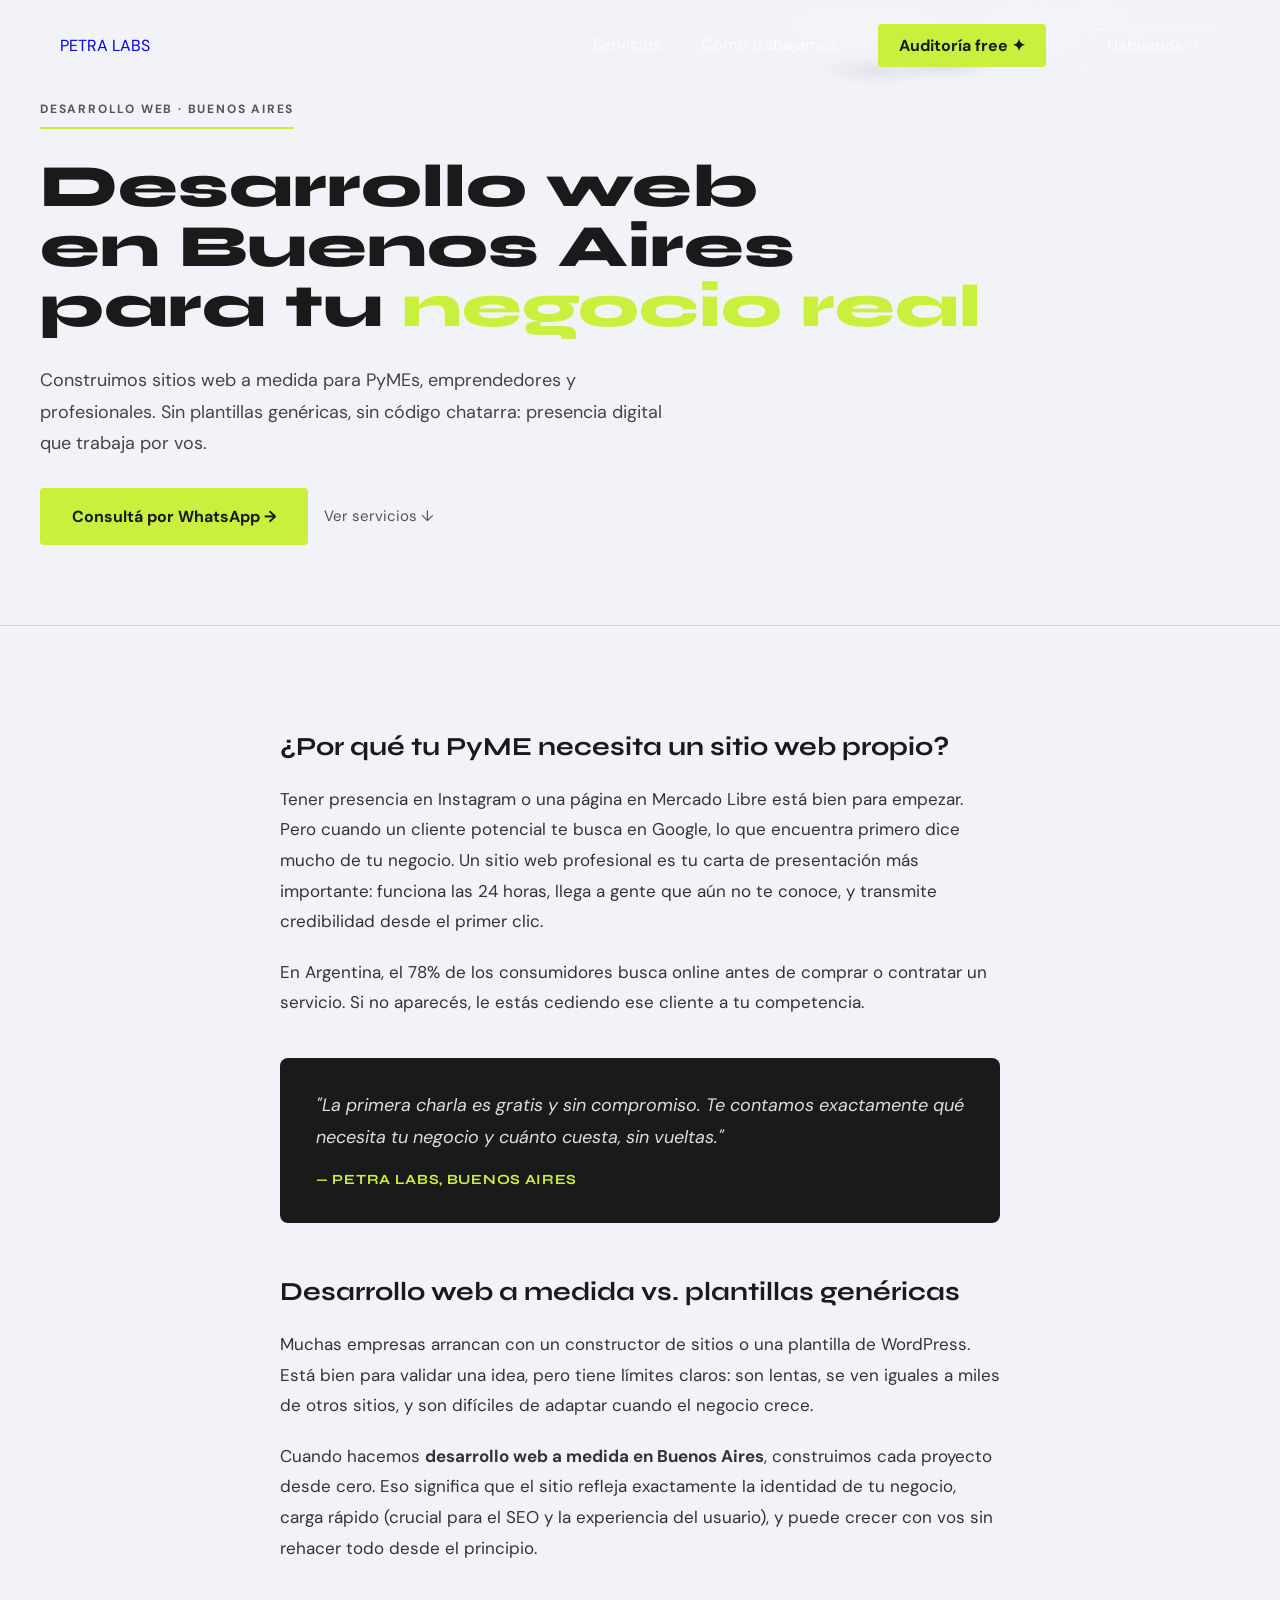
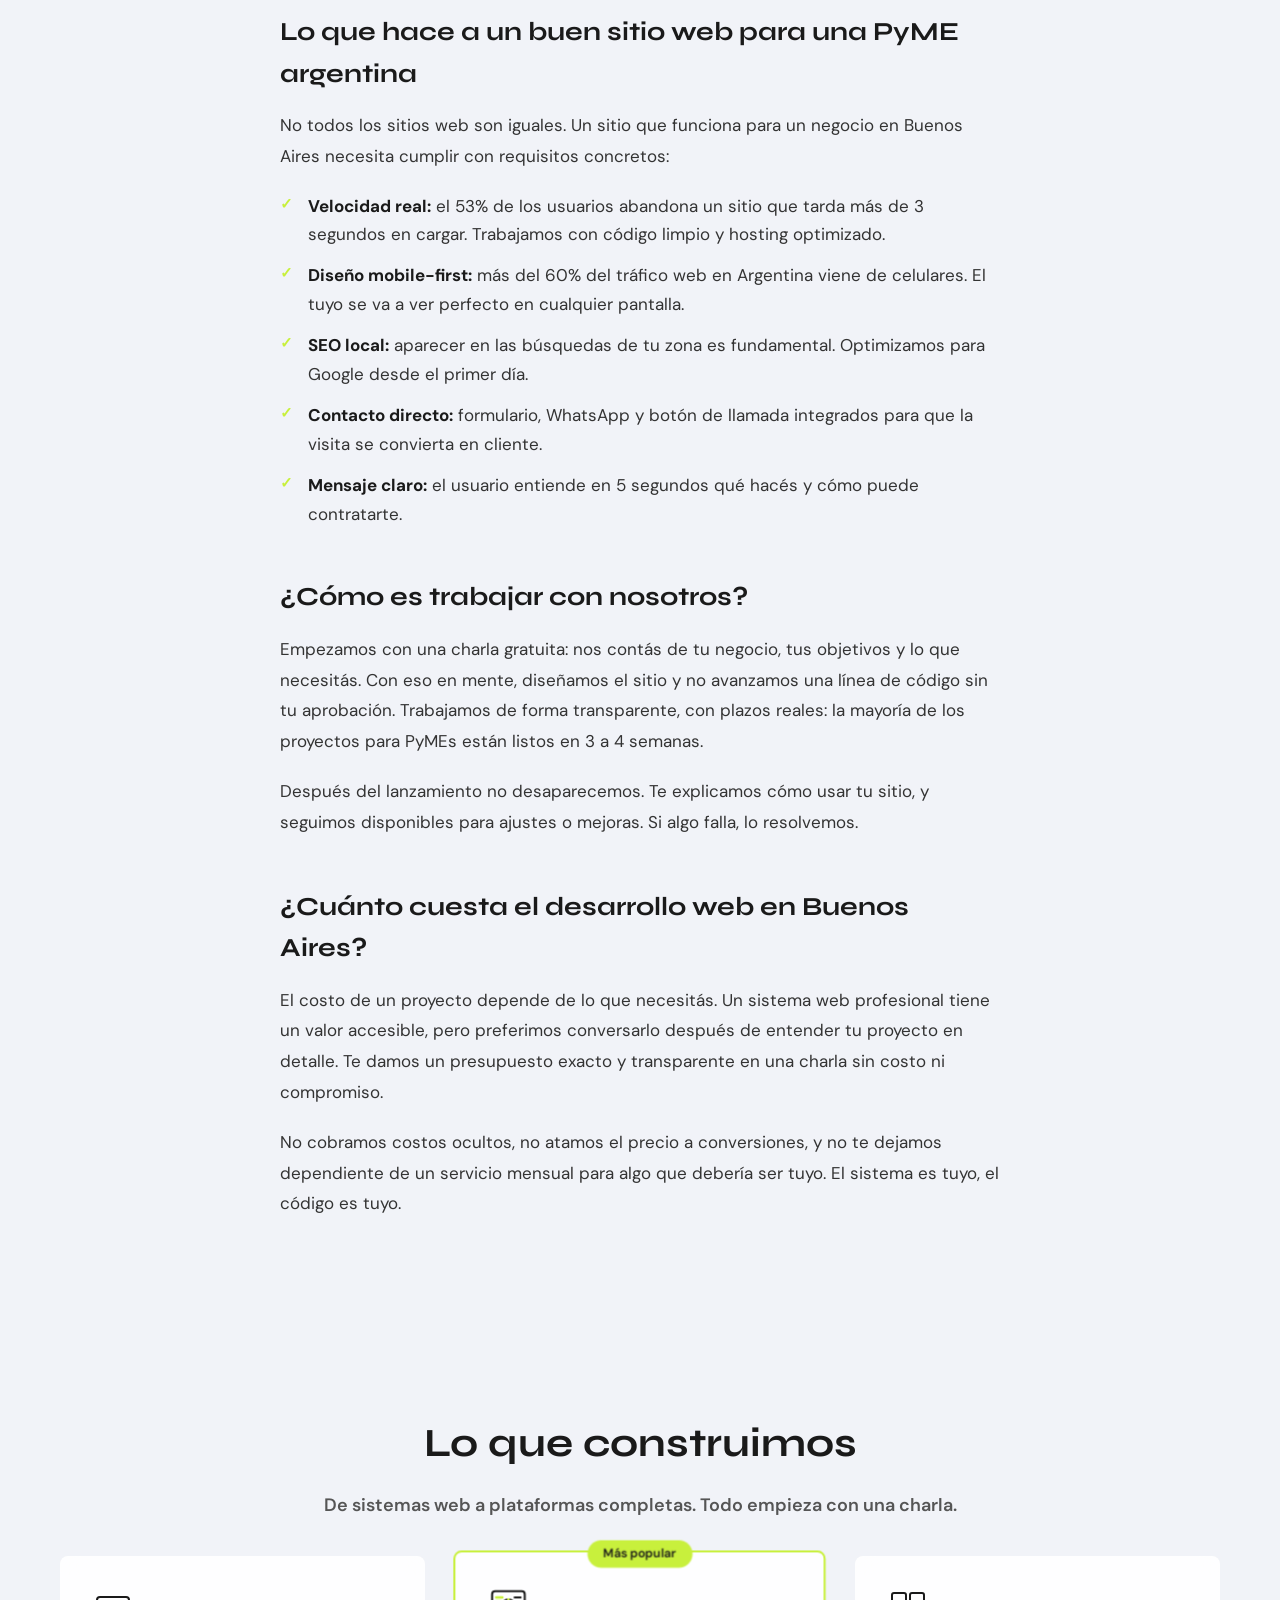
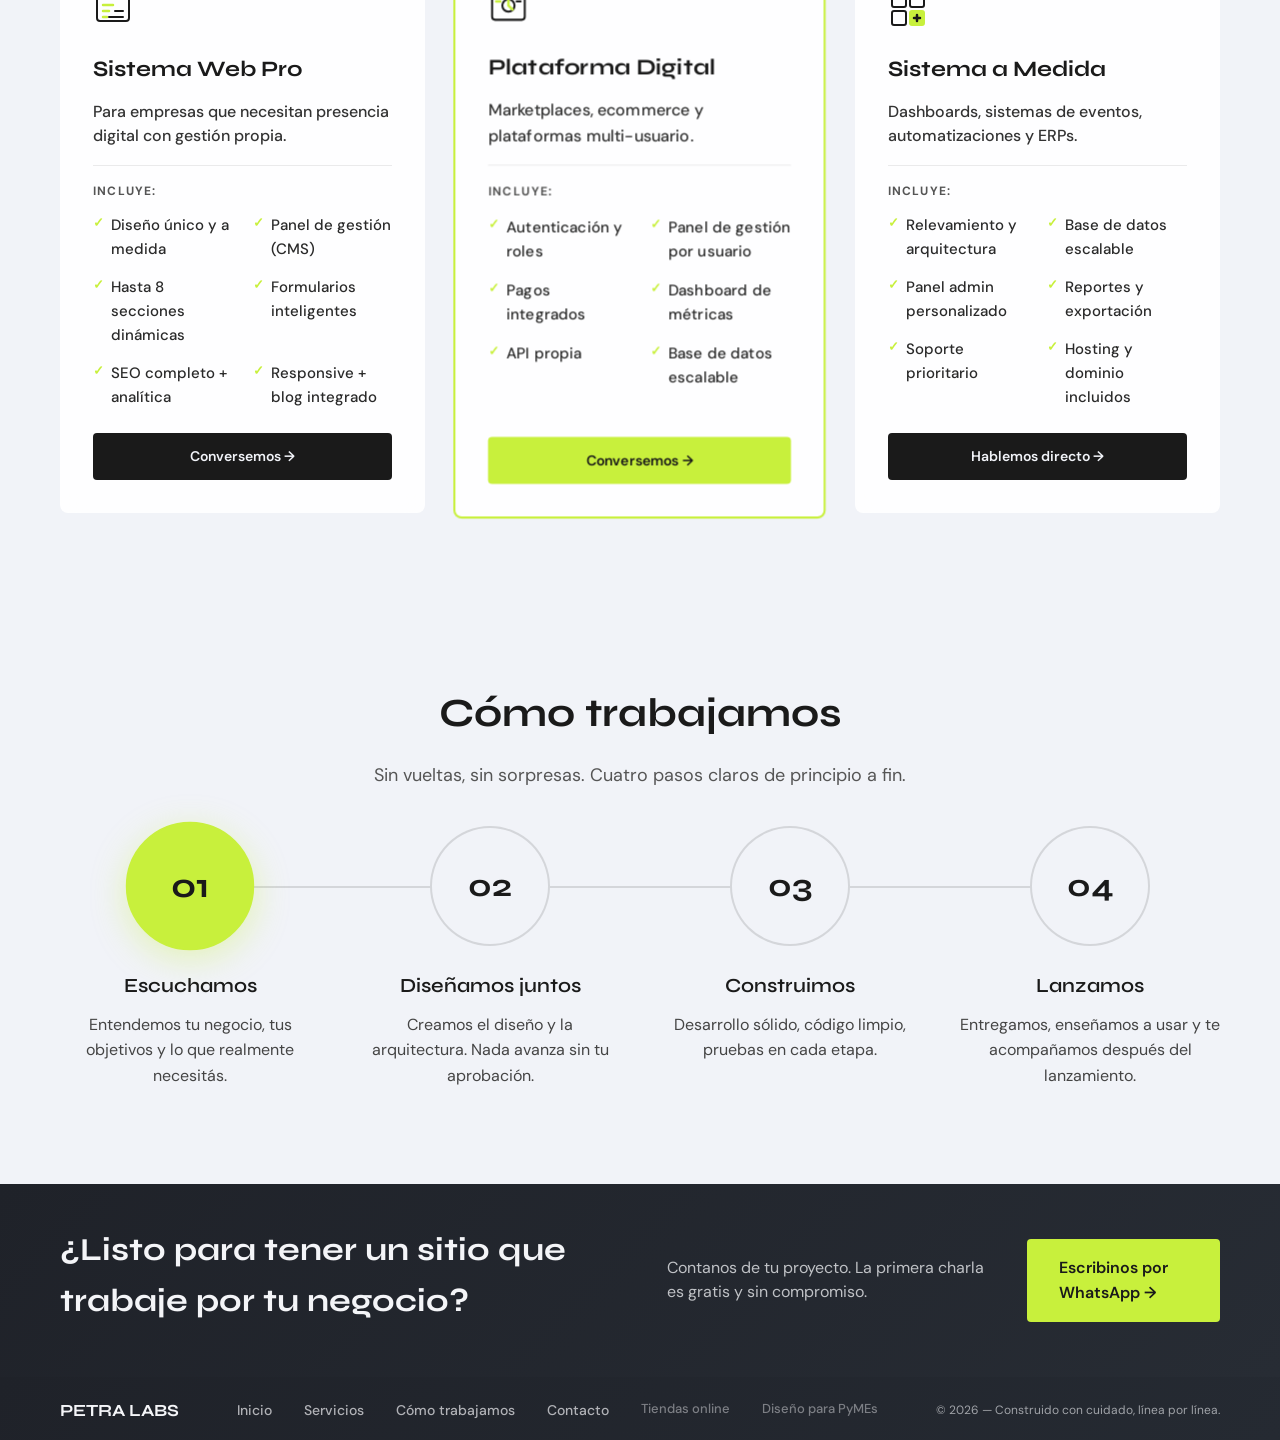
<file: desarrollo-web-buenos-aires/index.html>
<!DOCTYPE html>
<html lang="es">
<head>
    <meta charset="UTF-8">
    <meta name="viewport" content="width=device-width, initial-scale=1.0">
    <title>Desarrollo Web Buenos Aires | PyMEs y Emprendedores — Petra Labs</title>
    <meta name="description" content="Desarrollo web y sistemas digitales a medida en Buenos Aires para PyMEs, emprendedores y profesionales. Sitios, plataformas y sistemas que resuelven problemas reales." />
    <meta name="robots" content="index, follow" />
    <link rel="canonical" href="https://petralabs.xyz/desarrollo-web-buenos-aires/" />
    <meta property="og:title" content="Desarrollo Web Buenos Aires | PyMEs y Emprendedores — Petra Labs" />
    <meta property="og:description" content="Desarrollo web y sistemas digitales a medida en Buenos Aires para PyMEs, emprendedores y profesionales. Sitios, plataformas y sistemas que resuelven problemas reales." />
    <meta property="og:url" content="https://petralabs.xyz/desarrollo-web-buenos-aires/" />
    <meta property="og:type" content="website" />
    <meta property="og:image" content="https://petralabs.xyz/og-image.png" />
    <meta property="og:image:width" content="1200" />
    <meta property="og:image:height" content="630" />
    <meta name="twitter:card" content="summary_large_image" />
    <meta name="twitter:title" content="Desarrollo Web Buenos Aires | Petra Labs" />
    <meta name="twitter:description" content="Desarrollo web y sistemas digitales a medida en Buenos Aires para PyMEs y emprendedores. Sitios, plataformas y sistemas que resuelven problemas reales." />
    <meta name="twitter:image" content="https://petralabs.xyz/og-image.png" />
    <meta name="author" content="Petra Labs" />

    <link rel="icon" href="data:image/svg+xml,<svg xmlns='http://www.w3.org/2000/svg' viewBox='0 0 100 100'><rect width='100' height='100' fill='%231A1A1A'/><text x='50' y='74' font-size='64' text-anchor='middle' fill='%23C8F03C' font-family='sans-serif' font-weight='bold'>P</text></svg>">

    <!-- Google Fonts -->
    <link rel="preconnect" href="https://fonts.googleapis.com">
    <link rel="preconnect" href="https://fonts.gstatic.com" crossorigin>
    <link href="https://fonts.googleapis.com/css2?family=Syne:wght@400;500;600;700;800&family=DM+Sans:wght@400;500;700;800&display=swap" rel="stylesheet">

    <link rel="stylesheet" href="../styles.css">

    <style>
        /* SEO Content Section */
        .seo-content {
            padding: 80px 0;
            background-color: var(--bg);
            border-top: 1px solid var(--border);
        }

        .seo-content-container {
            max-width: 760px;
            margin: 0 auto;
            padding: 0 20px;
        }

        .seo-content h2 {
            font-family: 'Syne', sans-serif;
            font-size: 26px;
            font-weight: 700;
            color: var(--text);
            margin: 48px 0 16px;
        }

        .seo-content h2:first-of-type {
            margin-top: 0;
        }

        .seo-content p {
            font-family: 'DM Sans', sans-serif;
            font-size: 17px;
            color: #333333;
            line-height: 1.8;
            margin-bottom: 20px;
        }

        .seo-content ul {
            list-style: none;
            padding: 0;
            margin: 0 0 24px;
            display: flex;
            flex-direction: column;
            gap: 12px;
        }

        .seo-content ul li {
            font-family: 'DM Sans', sans-serif;
            font-size: 17px;
            color: #333333;
            line-height: 1.7;
            padding-left: 28px;
            position: relative;
        }

        .seo-content ul li::before {
            content: '✓';
            position: absolute;
            left: 0;
            color: var(--accent);
            font-weight: 800;
            font-size: 15px;
        }

        .seo-content ul li strong {
            font-weight: 700;
            color: var(--text);
        }

        .seo-highlight {
            background-color: var(--text);
            color: var(--bg);
            border-radius: 8px;
            padding: 32px 36px;
            margin: 40px 0;
        }

        .seo-highlight p {
            color: var(--bg);
            font-size: 18px;
            font-style: italic;
            margin: 0;
            opacity: 0.9;
            line-height: 1.75;
        }

        .seo-highlight span {
            display: block;
            font-family: 'Syne', sans-serif;
            font-style: normal;
            font-weight: 700;
            font-size: 14px;
            color: var(--accent);
            margin-top: 16px;
            letter-spacing: 0.05em;
            text-transform: uppercase;
        }

        /* Hero SEO */
        .hero-seo {
            padding: 60px 20px 40px;
            background-color: var(--bg);
        }

        .hero-seo-container {
            max-width: 1200px;
            margin: 0 auto;
            display: flex;
            flex-direction: column;
            gap: 28px;
        }

        .hero-seo-eyebrow {
            display: inline-block;
            font-family: 'DM Sans', sans-serif;
            font-size: 12px;
            font-weight: 700;
            letter-spacing: 0.15em;
            text-transform: uppercase;
            color: var(--gray);
            padding-bottom: 8px;
            border-bottom: 2px solid var(--accent);
            width: fit-content;
        }

        .hero-seo h1 {
            font-family: 'Syne', sans-serif;
            font-weight: 800;
            font-size: clamp(36px, 7vw, 60px);
            color: var(--text);
            line-height: 1.0;
            margin: 0;
        }

        .hero-seo h1 .accent {
            color: var(--accent);
        }

        .hero-seo-subtitle {
            font-family: 'DM Sans', sans-serif;
            font-size: 18px;
            color: #444444;
            line-height: 1.75;
            max-width: 640px;
            margin: 0;
        }

        .hero-seo-cta {
            display: flex;
            flex-direction: column;
            gap: 16px;
            align-items: flex-start;
        }

        .hero-seo-cta a.primary {
            display: inline-block;
            background-color: var(--accent);
            color: var(--text);
            padding: 16px 32px;
            text-decoration: none;
            border-radius: 4px;
            font-family: 'DM Sans', sans-serif;
            font-weight: 700;
            font-size: 16px;
            transition: all 0.3s ease;
        }

        .hero-seo-cta a.primary:hover {
            transform: translateY(-2px);
            box-shadow: 0 10px 25px rgba(200, 240, 60, 0.3);
        }

        .hero-seo-cta a.secondary {
            font-family: 'DM Sans', sans-serif;
            font-size: 15px;
            color: var(--gray);
            text-decoration: none;
            transition: color 0.3s ease;
        }

        .hero-seo-cta a.secondary:hover {
            color: var(--text);
            text-decoration: underline;
        }

        @media (min-width: 1024px) {
            .hero-seo {
                padding: 100px 20px 80px;
            }

            .hero-seo-cta {
                flex-direction: row;
                align-items: center;
            }

            .seo-content {
                padding: 100px 0;
            }
        }
    </style>
<!-- Google tag (gtag.js) -->
<script async src="https://www.googletagmanager.com/gtag/js?id=G-VZS3NJERB4"></script>
<script>
  window.dataLayer = window.dataLayer || [];
  function gtag(){dataLayer.push(arguments);}
  gtag('js', new Date());
  gtag('config', 'G-VZS3NJERB4');
</script>
</head>
<body>
    <!-- Navigation -->
    <nav>
        <div class="nav-container">
            <a href="/" class="logo">PETRA LABS</a>
            <button class="hamburger" aria-label="Abrir menú">☰</button>
            <ul class="nav-links">
                <li><a href="/#servicios">Servicios</a></li>
                <li><a href="/#como-trabajamos">Cómo trabajamos</a></li>
                <li><a href="/auditoria" class="cta-nav auditoria-nav">Auditoría free ✦</a></li>
                <li><a href="https://wa.me/5491127343775?text=Hola%20Petra%20Labs,%20quiero%20consultar%20por%20un%20sitio%20web" class="cta-nav" target="_blank" rel="noopener noreferrer">Hablemos →</a></li>
            </ul>
        </div>
    </nav>

    <!-- Mobile Menu Overlay -->
    <div class="mobile-menu">
        <button class="mobile-menu-close">✕</button>
        <div class="mobile-menu-content">
            <a href="/#servicios">Servicios</a>
            <a href="/#como-trabajamos">Cómo trabajamos</a>
            <a href="/auditoria">Auditoría free ✦</a>
            <a href="https://wa.me/5491127343775?text=Hola%20Petra%20Labs,%20quiero%20consultar%20por%20un%20sitio%20web" target="_blank" rel="noopener noreferrer" class="cta-nav">Hablemos →</a>
        </div>
    </div>

    <!-- Hero -->
    <section class="hero-seo">
        <div class="hero-seo-container">
            <span class="hero-seo-eyebrow">Desarrollo Web · Buenos Aires</span>
            <h1>
                Desarrollo web<br>
                en Buenos Aires<br>
                para tu <span class="accent">negocio real</span>
            </h1>
            <p class="hero-seo-subtitle">
                Construimos sitios web a medida para PyMEs, emprendedores y profesionales. Sin plantillas genéricas, sin código chatarra: presencia digital que trabaja por vos.
            </p>
            <div class="hero-seo-cta">
                <a href="https://wa.me/5491127343775?text=Hola%20Petra%20Labs,%20quiero%20consultar%20por%20un%20sitio%20web" class="primary" target="_blank" rel="noopener noreferrer">Consultá por WhatsApp →</a>
                <a href="#servicios" class="secondary">Ver servicios ↓</a>
            </div>
        </div>
    </section>

    <!-- SEO Content -->
    <section class="seo-content">
        <div class="seo-content-container">

            <h2>¿Por qué tu PyME necesita un sitio web propio?</h2>
            <p>
                Tener presencia en Instagram o una página en Mercado Libre está bien para empezar. Pero cuando un cliente potencial te busca en Google, lo que encuentra primero dice mucho de tu negocio. Un sitio web profesional es tu carta de presentación más importante: funciona las 24 horas, llega a gente que aún no te conoce, y transmite credibilidad desde el primer clic.
            </p>
            <p>
                En Argentina, el 78% de los consumidores busca online antes de comprar o contratar un servicio. Si no aparecés, le estás cediendo ese cliente a tu competencia.
            </p>

            <div class="seo-highlight">
                <p>"La primera charla es gratis y sin compromiso. Te contamos exactamente qué necesita tu negocio y cuánto cuesta, sin vueltas."</p>
                <span>— Petra Labs, Buenos Aires</span>
            </div>

            <h2>Desarrollo web a medida vs. plantillas genéricas</h2>
            <p>
                Muchas empresas arrancan con un constructor de sitios o una plantilla de WordPress. Está bien para validar una idea, pero tiene límites claros: son lentas, se ven iguales a miles de otros sitios, y son difíciles de adaptar cuando el negocio crece.
            </p>
            <p>
                Cuando hacemos <strong>desarrollo web a medida en Buenos Aires</strong>, construimos cada proyecto desde cero. Eso significa que el sitio refleja exactamente la identidad de tu negocio, carga rápido (crucial para el SEO y la experiencia del usuario), y puede crecer con vos sin rehacer todo desde el principio.
            </p>

            <h2>Lo que hace a un buen sitio web para una PyME argentina</h2>
            <p>No todos los sitios web son iguales. Un sitio que funciona para un negocio en Buenos Aires necesita cumplir con requisitos concretos:</p>
            <ul>
                <li><strong>Velocidad real:</strong> el 53% de los usuarios abandona un sitio que tarda más de 3 segundos en cargar. Trabajamos con código limpio y hosting optimizado.</li>
                <li><strong>Diseño mobile-first:</strong> más del 60% del tráfico web en Argentina viene de celulares. El tuyo se va a ver perfecto en cualquier pantalla.</li>
                <li><strong>SEO local:</strong> aparecer en las búsquedas de tu zona es fundamental. Optimizamos para Google desde el primer día.</li>
                <li><strong>Contacto directo:</strong> formulario, WhatsApp y botón de llamada integrados para que la visita se convierta en cliente.</li>
                <li><strong>Mensaje claro:</strong> el usuario entiende en 5 segundos qué hacés y cómo puede contratarte.</li>
            </ul>

            <h2>¿Cómo es trabajar con nosotros?</h2>
            <p>
                Empezamos con una charla gratuita: nos contás de tu negocio, tus objetivos y lo que necesitás. Con eso en mente, diseñamos el sitio y no avanzamos una línea de código sin tu aprobación. Trabajamos de forma transparente, con plazos reales: la mayoría de los proyectos para PyMEs están listos en 3 a 4 semanas.
            </p>
            <p>
                Después del lanzamiento no desaparecemos. Te explicamos cómo usar tu sitio, y seguimos disponibles para ajustes o mejoras. Si algo falla, lo resolvemos.
            </p>

            <h2>¿Cuánto cuesta el desarrollo web en Buenos Aires?</h2>
            <p>
                El costo de un proyecto depende de lo que necesitás. Un sistema web profesional tiene un valor accesible, pero preferimos conversarlo después de entender tu proyecto en detalle. Te damos un presupuesto exacto y transparente en una charla sin costo ni compromiso.
            </p>
            <p>
                No cobramos costos ocultos, no atamos el precio a conversiones, y no te dejamos dependiente de un servicio mensual para algo que debería ser tuyo. El sistema es tuyo, el código es tuyo.
            </p>

        </div>
    </section>

    <!-- Servicios Section -->
    <section class="servicios" id="servicios">
        <div class="servicios-container">
            <div class="servicios-header">
                <h2 class="servicios-title">Lo que construimos</h2>
                <p class="servicios-subtitle">De sistemas web a plataformas completas. Todo empieza con una charla.</p>
            </div>
            <div class="servicios-grid">
                <div class="servicio-card">
                    <div class="servicio-icon">
                        <svg width="40" height="40" viewBox="0 0 40 40" fill="none">
                            <rect x="4" y="8" width="32" height="24" rx="3" stroke="#1A1A1A" stroke-width="2" fill="none"/>
                            <line x1="10" y1="16" x2="20" y2="16" stroke="#C8F03C" stroke-width="2.5" stroke-linecap="round"/>
                            <line x1="10" y1="22" x2="16" y2="22" stroke="#C8F03C" stroke-width="2.5" stroke-linecap="round"/>
                            <line x1="22" y1="22" x2="30" y2="22" stroke="#1A1A1A" stroke-width="2" stroke-linecap="round"/>
                            <line x1="10" y1="28" x2="14" y2="28" stroke="#C8F03C" stroke-width="2.5" stroke-linecap="round"/>
                            <line x1="16" y1="28" x2="30" y2="28" stroke="#1A1A1A" stroke-width="2" stroke-linecap="round"/>
                        </svg>
                    </div>
                    <h3 class="servicio-name">Sistema Web Pro</h3>
                    <p class="servicio-description">Para empresas que necesitan presencia digital con gestión propia.</p>
                    <div class="servicio-includes">
                        <h4>Incluye:</h4>
                        <ul>
                            <li>Diseño único y a medida</li>
                            <li>Panel de gestión (CMS)</li>
                            <li>Hasta 8 secciones dinámicas</li>
                            <li>Formularios inteligentes</li>
                            <li>SEO completo + analítica</li>
                            <li>Responsive + blog integrado</li>
                        </ul>
                    </div>
                    <a href="https://wa.me/5491127343775?text=Hola%20Petra%20Labs,%20quiero%20consultar%20por%20un%20sistema%20web%20pro" class="servicio-cta" target="_blank" rel="noopener noreferrer">Conversemos →</a>
                </div>
                
                <div class="servicio-card featured">
                    <div class="servicio-icon">
                        <svg width="40" height="40" viewBox="0 0 40 40" fill="none">
                            <rect x="4" y="6" width="32" height="28" rx="3" stroke="#1A1A1A" stroke-width="2" fill="none"/>
                            <circle cx="20" cy="20" r="6" stroke="#1A1A1A" stroke-width="2" fill="none"/>
                            <path d="M20 14 L20 20 L24 24" stroke="#C8F03C" stroke-width="2.5" stroke-linecap="round" stroke-linejoin="round"/>
                            <line x1="8" y1="12" x2="14" y2="12" stroke="#C8F03C" stroke-width="2.5" stroke-linecap="round"/>
                            <line x1="8" y1="16" x2="12" y2="16" stroke="#C8F03C" stroke-width="2.5" stroke-linecap="round"/>
                            <line x1="26" y1="12" x2="32" y2="12" stroke="#1A1A1A" stroke-width="2" stroke-linecap="round"/>
                            <line x1="28" y1="16" x2="32" y2="16" stroke="#1A1A1A" stroke-width="2" stroke-linecap="round"/>
                        </svg>
                    </div>
                    <h3 class="servicio-name">Plataforma Digital</h3>
                    <p class="servicio-description">Marketplaces, ecommerce y plataformas multi-usuario.</p>
                    <div class="servicio-includes">
                        <h4>Incluye:</h4>
                        <ul>
                            <li>Autenticación y roles</li>
                            <li>Panel de gestión por usuario</li>
                            <li>Pagos integrados</li>
                            <li>Dashboard de métricas</li>
                            <li>API propia</li>
                            <li>Base de datos escalable</li>
                        </ul>
                    </div>
                    <a href="https://wa.me/5491127343775?text=Hola%20Petra%20Labs,%20quiero%20consultar%20por%20una%20plataforma%20digital" class="servicio-cta" target="_blank" rel="noopener noreferrer">Conversemos →</a>
                </div>
                
                <div class="servicio-card">
                    <div class="servicio-icon">
                        <svg width="40" height="40" viewBox="0 0 40 40" fill="none">
                            <rect x="4" y="4" width="14" height="14" rx="2" stroke="#1A1A1A" stroke-width="2" fill="none"/>
                            <rect x="22" y="4" width="14" height="14" rx="2" stroke="#1A1A1A" stroke-width="2" fill="none"/>
                            <rect x="4" y="22" width="14" height="14" rx="2" stroke="#1A1A1A" stroke-width="2" fill="none"/>
                            <rect x="22" y="22" width="14" height="14" rx="2" stroke="#C8F03C" stroke-width="2" fill="var(--accent)"/>
                            <line x1="29" y1="26" x2="29" y2="32" stroke="#1A1A1A" stroke-width="2.5" stroke-linecap="round"/>
                            <line x1="26" y1="29" x2="32" y2="29" stroke="#1A1A1A" stroke-width="2.5" stroke-linecap="round"/>
                        </svg>
                    </div>
                    <h3 class="servicio-name">Sistema a Medida</h3>
                    <p class="servicio-description">Dashboards, sistemas de eventos, automatizaciones y ERPs.</p>
                    <div class="servicio-includes">
                        <h4>Incluye:</h4>
                        <ul>
                            <li>Relevamiento y arquitectura</li>
                            <li>Base de datos escalable</li>
                            <li>Panel admin personalizado</li>
                            <li>Reportes y exportación</li>
                            <li>Soporte prioritario</li>
                            <li>Hosting y dominio incluidos</li>
                        </ul>
                    </div>
                    <a href="https://wa.me/5491127343775?text=Hola%20Petra%20Labs,%20quiero%20consultar%20por%20un%20sistema%20a%20medida" class="servicio-cta" target="_blank" rel="noopener noreferrer">Hablemos directo →</a>
                </div>
            </div>
        </div>
    </section>

    <!-- Cómo Trabajamos Section -->
    <section class="como-trabajamos" id="como-trabajamos">
        <div class="como-trabajamos-container">
            <div class="como-trabajamos-header">
                <h2 class="como-trabajamos-title">Cómo trabajamos</h2>
                <p class="como-trabajamos-subtitle">Sin vueltas, sin sorpresas. Cuatro pasos claros de principio a fin.</p>
            </div>
            <div class="procesos">
                <div class="proceso">
                    <div class="proceso-number">01</div>
                    <h3>Escuchamos</h3>
                    <p>Entendemos tu negocio, tus objetivos y lo que realmente necesitás.</p>
                </div>
                <div class="proceso">
                    <div class="proceso-number">02</div>
                    <h3>Diseñamos juntos</h3>
                    <p>Creamos el diseño y la arquitectura. Nada avanza sin tu aprobación.</p>
                </div>
                <div class="proceso">
                    <div class="proceso-number">03</div>
                    <h3>Construimos</h3>
                    <p>Desarrollo sólido, código limpio, pruebas en cada etapa.</p>
                </div>
                <div class="proceso">
                    <div class="proceso-number">04</div>
                    <h3>Lanzamos</h3>
                    <p>Entregamos, enseñamos a usar y te acompañamos después del lanzamiento.</p>
                </div>
            </div>
        </div>
    </section>

    <!-- CTA Final -->
    <section class="cta-final" id="contacto">
        <div class="cta-final-container">
            <h2>¿Listo para tener un sitio que trabaje por tu negocio?</h2>
            <p>Contanos de tu proyecto. La primera charla es gratis y sin compromiso.</p>
            <a href="https://wa.me/5491127343775?text=Hola%20Petra%20Labs,%20quiero%20consultar%20por%20desarrollo%20web%20en%20Buenos%20Aires" class="cta-button" target="_blank" rel="noopener noreferrer">Escribinos por WhatsApp →</a>
        </div>
    </section>

    <!-- Footer -->
    <footer>
        <div class="footer-container">
            <div class="footer-left"><a href="/" style="color: inherit; text-decoration: none;">PETRA LABS</a></div>
            <div class="footer-center">
                <a href="/">Inicio</a>
                <a href="/#servicios">Servicios</a>
                <a href="/#como-trabajamos">Cómo trabajamos</a>
                <a href="https://wa.me/5491127343775?text=Hola%20Petra%20Labs" target="_blank" rel="noopener noreferrer">Contacto</a>
                <a href="/tienda-online-buenos-aires/" style="opacity: 0.5; font-size: 13px;">Tiendas online</a>
                <a href="/diseno-web-pymes-buenos-aires/" style="opacity: 0.5; font-size: 13px;">Diseño para PyMEs</a>
            </div>
            <div class="footer-right">© 2026 — Construido con cuidado, línea por línea.</div>
        </div>
    </footer>

    <script src="../main.js"></script>
    <script type="application/ld+json">
    {
      "@context": "https://schema.org",
      "@type": "Service",
      "name": "Desarrollo Web Buenos Aires",
      "description": "Desarrollo web a medida para PyMEs, emprendedores y profesionales en Buenos Aires. Sitios rápidos, mobile-first y optimizados para Google.",
      "provider": {
        "@type": "LocalBusiness",
        "name": "Petra Labs",
        "url": "https://petralabs.xyz",
        "telephone": "+5491127343775",
        "address": {
          "@type": "PostalAddress",
          "addressLocality": "Buenos Aires",
          "addressCountry": "AR"
        },
        "areaServed": "Buenos Aires"
      },
      "serviceType": "Desarrollo Web",
      "areaServed": "Buenos Aires",
      "url": "https://petralabs.xyz/desarrollo-web-buenos-aires/"
    }
    </script>
</body>
</html>
</file>
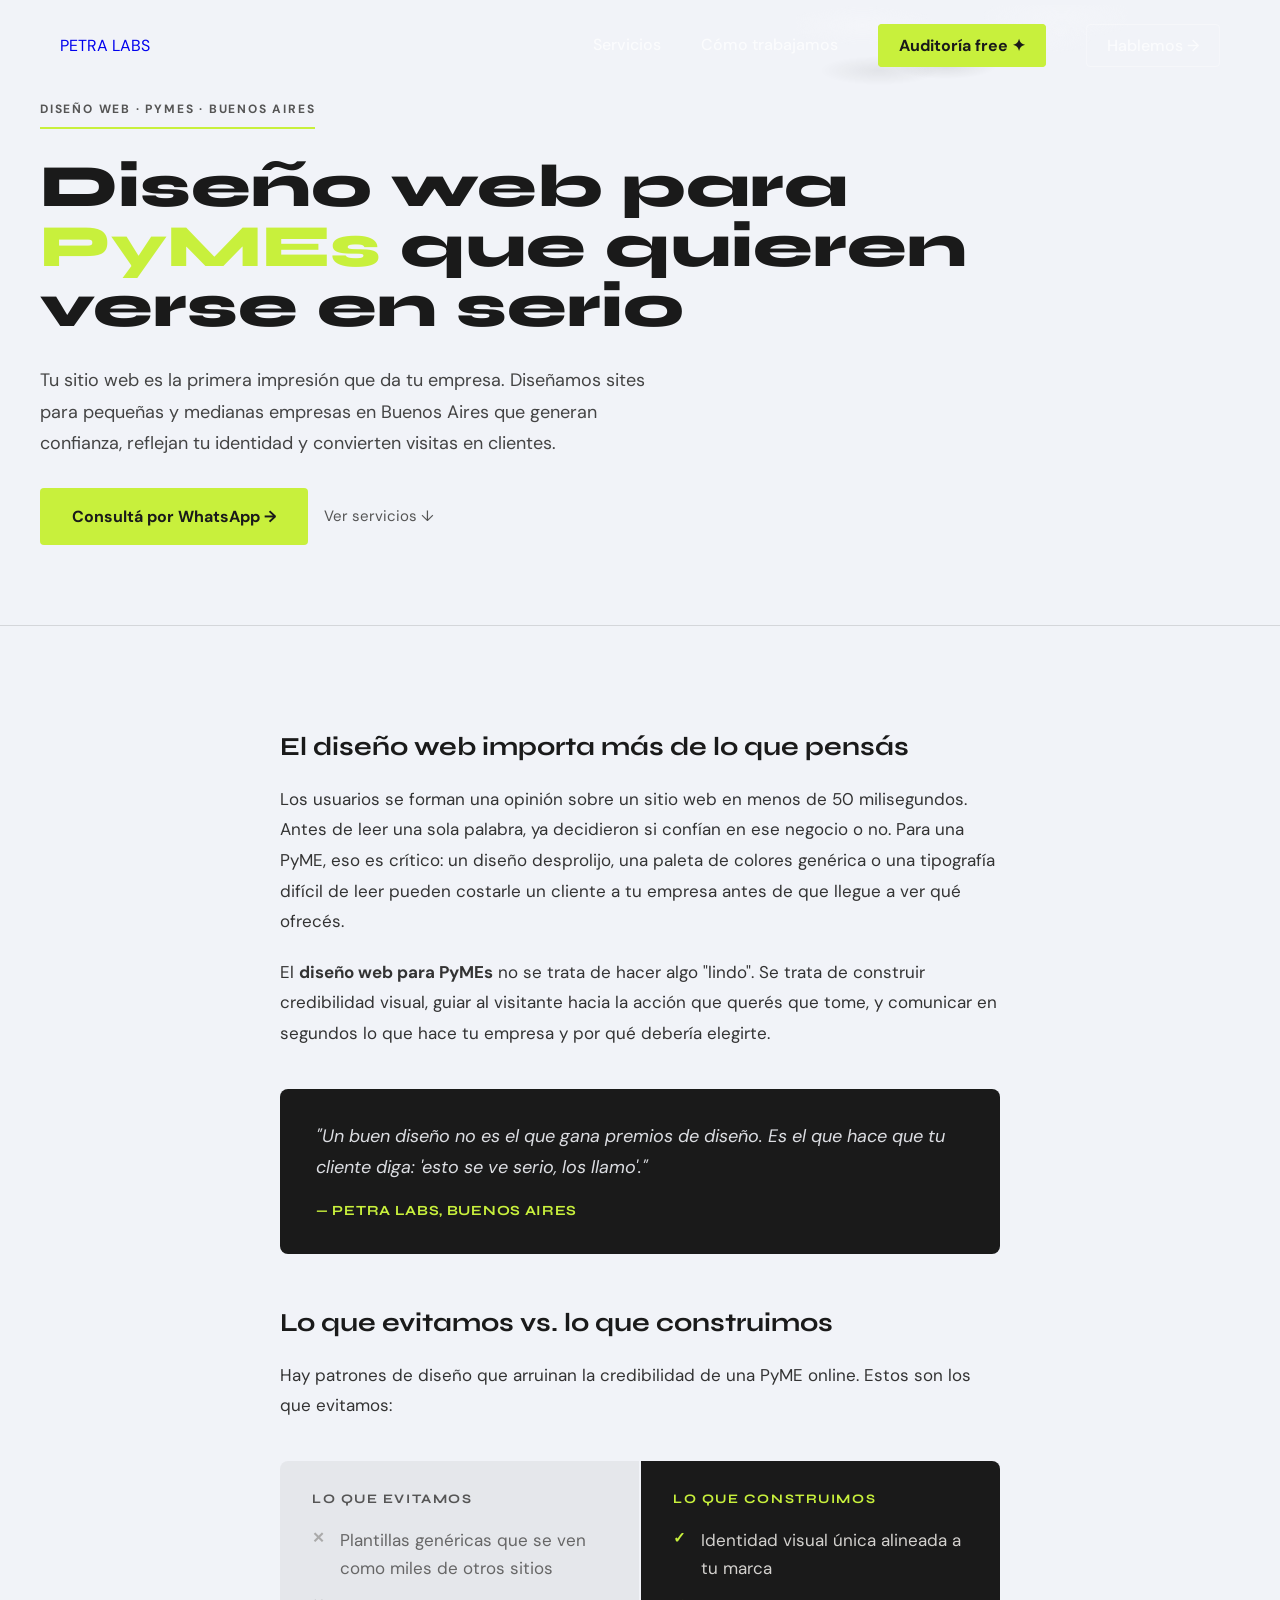
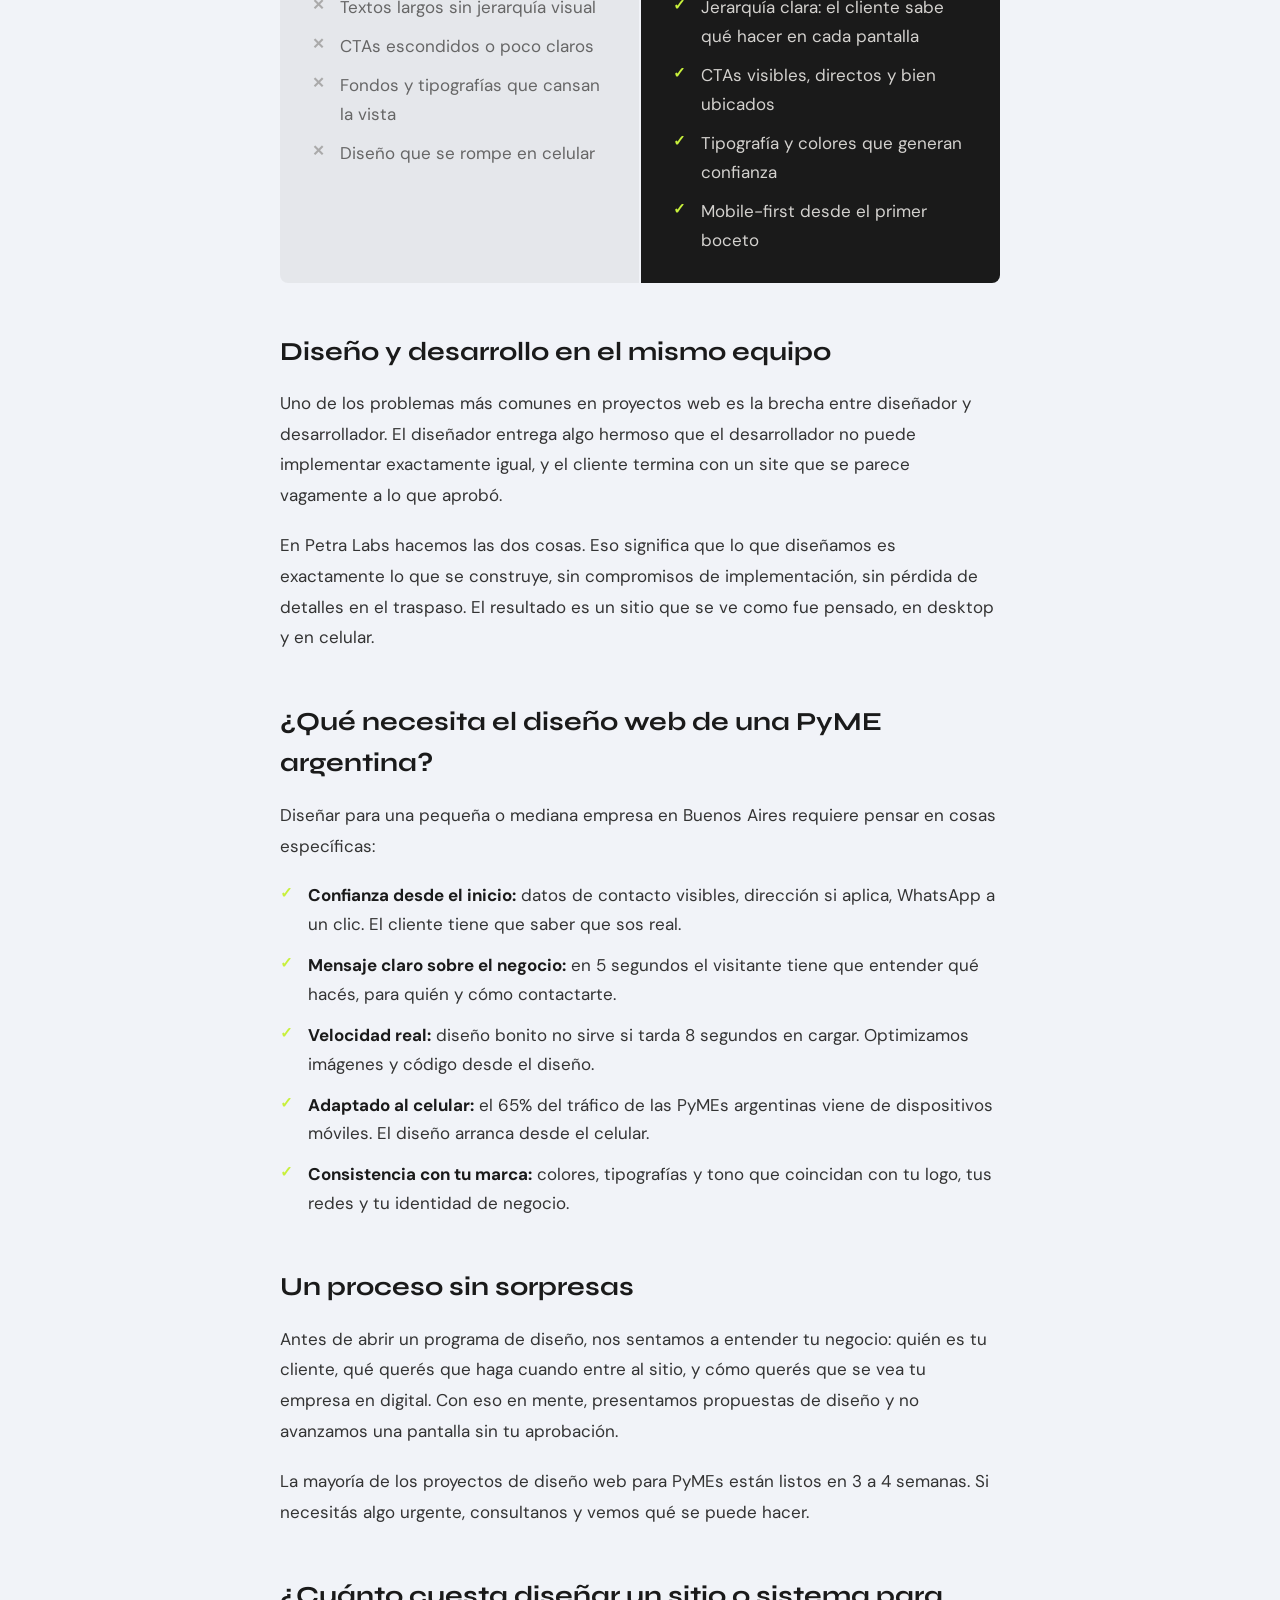
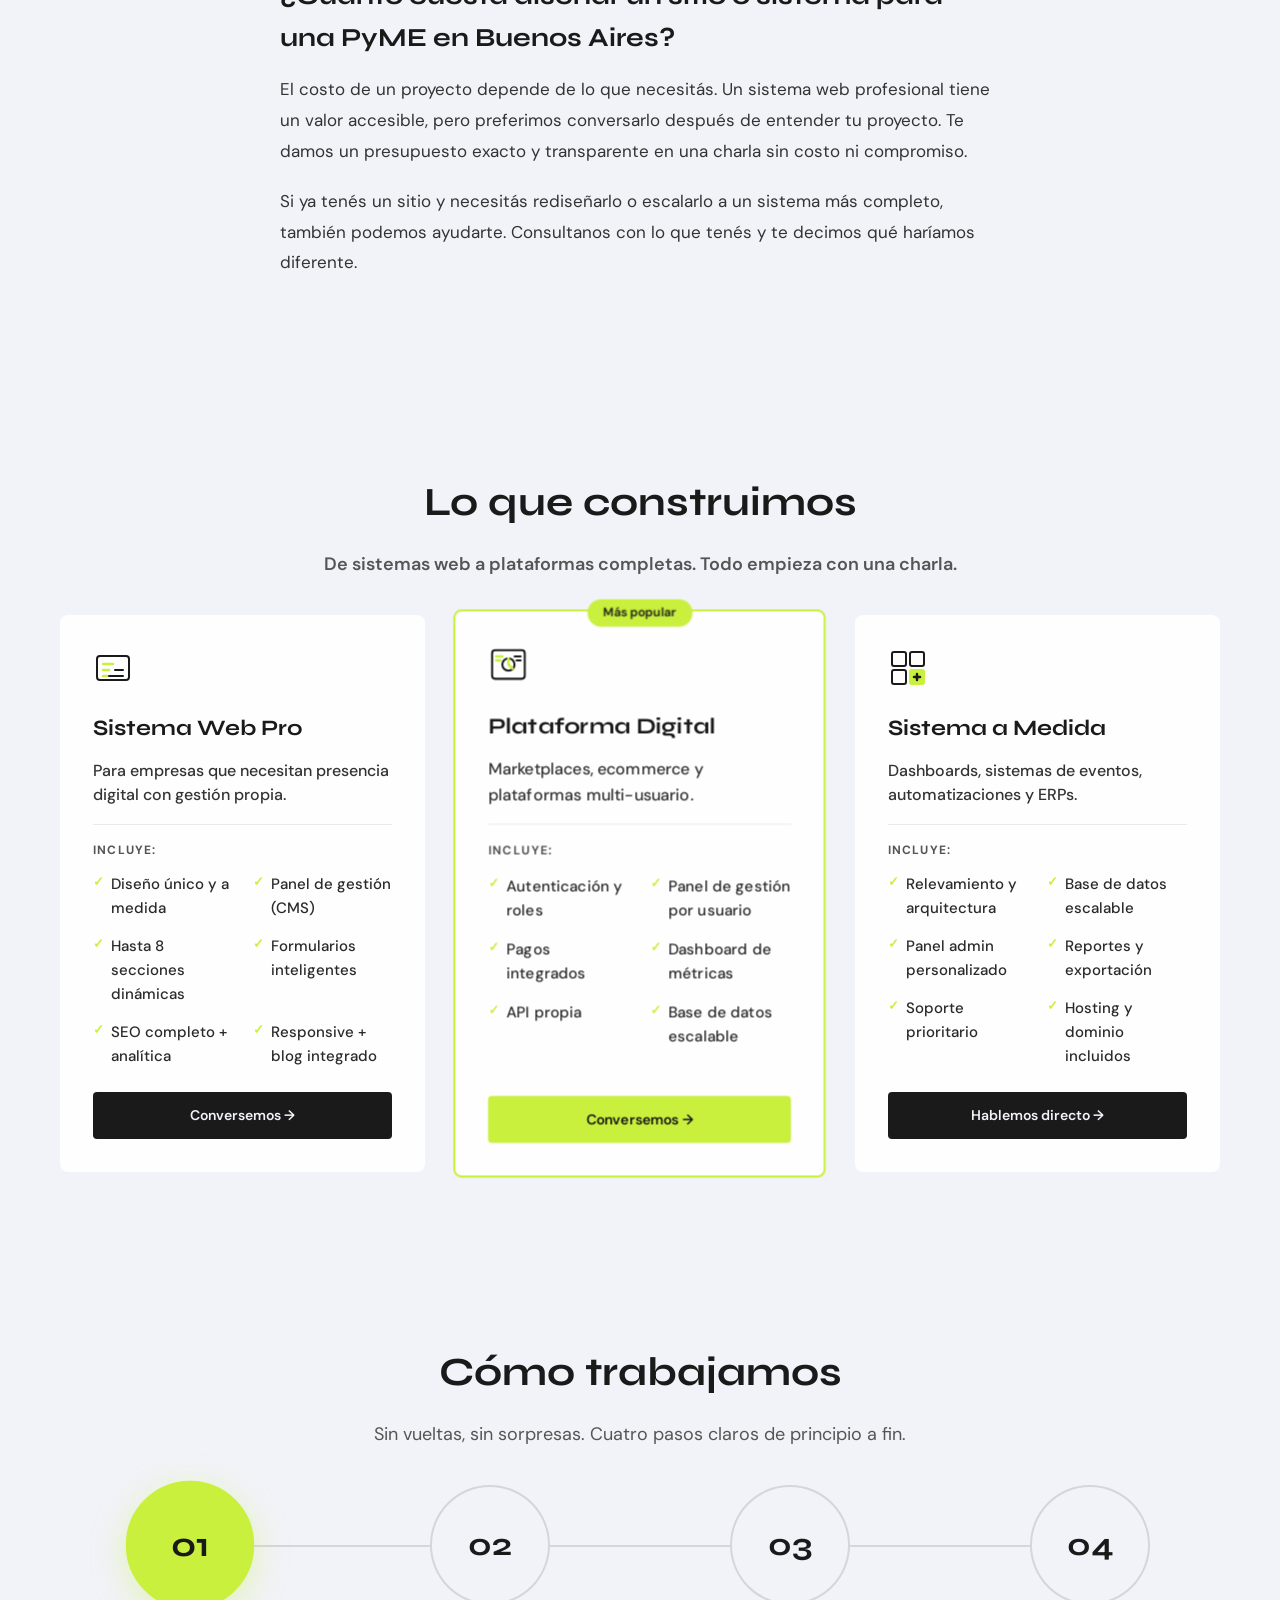
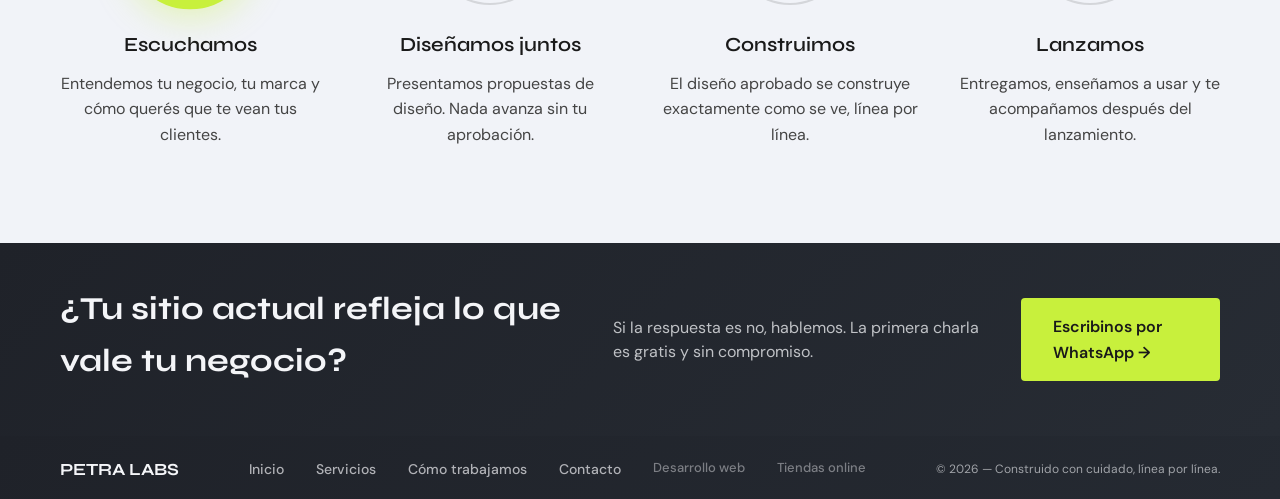
<file: diseno-web-pymes-buenos-aires/index.html>
<!DOCTYPE html>
<html lang="es">
<head>
    <meta charset="UTF-8">
    <meta name="viewport" content="width=device-width, initial-scale=1.0">
    <title>Diseño Web para PyMEs en Buenos Aires — Petra Labs</title>
    <meta name="description" content="Diseño web y sistemas digitales para PyMEs en Buenos Aires. Creamos sitios con panel de gestión, plataformas y sistemas a medida para tu empresa." />
    <meta name="robots" content="index, follow" />
    <link rel="canonical" href="https://petralabs.xyz/diseno-web-pymes-buenos-aires/" />
    <meta property="og:title" content="Diseño Web para PyMEs en Buenos Aires — Petra Labs" />
    <meta property="og:description" content="Diseño web y sistemas digitales para PyMEs en Buenos Aires. Creamos sitios con panel de gestión, plataformas y sistemas a medida para tu empresa." />
    <meta property="og:url" content="https://petralabs.xyz/diseno-web-pymes-buenos-aires/" />
    <meta property="og:type" content="website" />
    <meta property="og:image" content="https://petralabs.xyz/og-image.png" />
    <meta property="og:image:width" content="1200" />
    <meta property="og:image:height" content="630" />
    <meta name="twitter:card" content="summary_large_image" />
    <meta name="twitter:title" content="Diseño Web para PyMEs Buenos Aires | Petra Labs" />
    <meta name="twitter:description" content="Diseño web y sistemas digitales para pequeñas y medianas empresas en Buenos Aires. Sitios y plataformas a medida." />
    <meta name="twitter:image" content="https://petralabs.xyz/og-image.png" />
    <meta name="author" content="Petra Labs" />

    <link rel="icon" href="data:image/svg+xml,<svg xmlns='http://www.w3.org/2000/svg' viewBox='0 0 100 100'><rect width='100' height='100' fill='%231A1A1A'/><text x='50' y='74' font-size='64' text-anchor='middle' fill='%23C8F03C' font-family='sans-serif' font-weight='bold'>P</text></svg>">

    <!-- Google Fonts -->
    <link rel="preconnect" href="https://fonts.googleapis.com">
    <link rel="preconnect" href="https://fonts.gstatic.com" crossorigin>
    <link href="https://fonts.googleapis.com/css2?family=Syne:wght@400;500;600;700;800&family=DM+Sans:wght@400;500;700;800&display=swap" rel="stylesheet">

    <link rel="stylesheet" href="../styles.css">

    <style>
        /* SEO Content Section */
        .seo-content {
            padding: 80px 0;
            background-color: var(--bg);
            border-top: 1px solid var(--border);
        }

        .seo-content-container {
            max-width: 760px;
            margin: 0 auto;
            padding: 0 20px;
        }

        .seo-content h2 {
            font-family: 'Syne', sans-serif;
            font-size: 26px;
            font-weight: 700;
            color: var(--text);
            margin: 48px 0 16px;
        }

        .seo-content h2:first-of-type {
            margin-top: 0;
        }

        .seo-content p {
            font-family: 'DM Sans', sans-serif;
            font-size: 17px;
            color: #333333;
            line-height: 1.8;
            margin-bottom: 20px;
        }

        .seo-content ul {
            list-style: none;
            padding: 0;
            margin: 0 0 24px;
            display: flex;
            flex-direction: column;
            gap: 12px;
        }

        .seo-content ul li {
            font-family: 'DM Sans', sans-serif;
            font-size: 17px;
            color: #333333;
            line-height: 1.7;
            padding-left: 28px;
            position: relative;
        }

        .seo-content ul li::before {
            content: '✓';
            position: absolute;
            left: 0;
            color: var(--accent);
            font-weight: 800;
            font-size: 15px;
        }

        .seo-content ul li strong {
            font-weight: 700;
            color: var(--text);
        }

        /* Two-column contrast block */
        .contrast-grid {
            display: grid;
            grid-template-columns: 1fr;
            gap: 2px;
            border-radius: 8px;
            overflow: hidden;
            margin: 40px 0;
        }

        .contrast-col {
            padding: 28px 32px;
        }

        .contrast-col.bad {
            background-color: rgba(0,0,0,0.05);
        }

        .contrast-col.good {
            background-color: var(--text);
        }

        .contrast-col h4 {
            font-family: 'Syne', sans-serif;
            font-size: 13px;
            font-weight: 700;
            letter-spacing: 0.12em;
            text-transform: uppercase;
            margin-bottom: 16px;
        }

        .contrast-col.bad h4 {
            color: var(--gray);
        }

        .contrast-col.good h4 {
            color: var(--accent);
        }

        .contrast-col ul {
            margin: 0;
            gap: 10px;
        }

        .contrast-col.bad ul li {
            color: #666;
        }

        .contrast-col.bad ul li::before {
            content: '✕';
            color: #aaa;
        }

        .contrast-col.good ul li {
            color: rgba(245, 242, 238, 0.85);
        }

        .contrast-col.good ul li::before {
            content: '✓';
            color: var(--accent);
        }

        .seo-highlight {
            background-color: var(--text);
            color: var(--bg);
            border-radius: 8px;
            padding: 32px 36px;
            margin: 40px 0;
        }

        .seo-highlight p {
            color: var(--bg);
            font-size: 18px;
            font-style: italic;
            margin: 0;
            opacity: 0.9;
            line-height: 1.75;
        }

        .seo-highlight span {
            display: block;
            font-family: 'Syne', sans-serif;
            font-style: normal;
            font-weight: 700;
            font-size: 14px;
            color: var(--accent);
            margin-top: 16px;
            letter-spacing: 0.05em;
            text-transform: uppercase;
        }

        /* Hero SEO */
        .hero-seo {
            padding: 60px 20px 40px;
            background-color: var(--bg);
        }

        .hero-seo-container {
            max-width: 1200px;
            margin: 0 auto;
            display: flex;
            flex-direction: column;
            gap: 28px;
        }

        .hero-seo-eyebrow {
            display: inline-block;
            font-family: 'DM Sans', sans-serif;
            font-size: 12px;
            font-weight: 700;
            letter-spacing: 0.15em;
            text-transform: uppercase;
            color: var(--gray);
            padding-bottom: 8px;
            border-bottom: 2px solid var(--accent);
            width: fit-content;
        }

        .hero-seo h1 {
            font-family: 'Syne', sans-serif;
            font-weight: 800;
            font-size: clamp(36px, 7vw, 60px);
            color: var(--text);
            line-height: 1.0;
            margin: 0;
        }

        .hero-seo h1 .accent {
            color: var(--accent);
        }

        .hero-seo-subtitle {
            font-family: 'DM Sans', sans-serif;
            font-size: 18px;
            color: #444444;
            line-height: 1.75;
            max-width: 640px;
            margin: 0;
        }

        .hero-seo-cta {
            display: flex;
            flex-direction: column;
            gap: 16px;
            align-items: flex-start;
        }

        .hero-seo-cta a.primary {
            display: inline-block;
            background-color: var(--accent);
            color: var(--text);
            padding: 16px 32px;
            text-decoration: none;
            border-radius: 4px;
            font-family: 'DM Sans', sans-serif;
            font-weight: 700;
            font-size: 16px;
            transition: all 0.3s ease;
        }

        .hero-seo-cta a.primary:hover {
            transform: translateY(-2px);
            box-shadow: 0 10px 25px rgba(200, 240, 60, 0.3);
        }

        .hero-seo-cta a.secondary {
            font-family: 'DM Sans', sans-serif;
            font-size: 15px;
            color: var(--gray);
            text-decoration: none;
            transition: color 0.3s ease;
        }

        .hero-seo-cta a.secondary:hover {
            color: var(--text);
            text-decoration: underline;
        }

        @media (min-width: 768px) {
            .contrast-grid {
                grid-template-columns: 1fr 1fr;
            }
        }

        @media (min-width: 1024px) {
            .hero-seo {
                padding: 100px 20px 80px;
            }

            .hero-seo-cta {
                flex-direction: row;
                align-items: center;
            }

            .seo-content {
                padding: 100px 0;
            }
        }
    </style>
<!-- Google tag (gtag.js) -->
<script async src="https://www.googletagmanager.com/gtag/js?id=G-VZS3NJERB4"></script>
<script>
  window.dataLayer = window.dataLayer || [];
  function gtag(){dataLayer.push(arguments);}
  gtag('js', new Date());
  gtag('config', 'G-VZS3NJERB4');
</script>
</head>
<body>
    <!-- Navigation -->
    <nav>
        <div class="nav-container">
            <a href="/" class="logo">PETRA LABS</a>
            <button class="hamburger" aria-label="Abrir menú">☰</button>
            <ul class="nav-links">
                <li><a href="/#servicios">Servicios</a></li>
                <li><a href="/#como-trabajamos">Cómo trabajamos</a></li>
                <li><a href="/auditoria" class="cta-nav auditoria-nav">Auditoría free ✦</a></li>
                <li><a href="https://wa.me/5491127343775?text=Hola%20Petra%20Labs,%20quiero%20consultar%20por%20dise%C3%B1o%20web%20para%20mi%20PyME" class="cta-nav" target="_blank" rel="noopener noreferrer">Hablemos →</a></li>
            </ul>
        </div>
    </nav>

    <!-- Mobile Menu Overlay -->
    <div class="mobile-menu">
        <button class="mobile-menu-close">✕</button>
        <div class="mobile-menu-content">
            <a href="/#servicios">Servicios</a>
            <a href="/#como-trabajamos">Cómo trabajamos</a>
            <a href="/auditoria">Auditoría free ✦</a>
            <a href="https://wa.me/5491127343775?text=Hola%20Petra%20Labs,%20quiero%20consultar%20por%20dise%C3%B1o%20web%20para%20mi%20PyME" target="_blank" rel="noopener noreferrer" class="cta-nav">Hablemos →</a>
        </div>
    </div>

    <!-- Hero -->
    <section class="hero-seo">
        <div class="hero-seo-container">
            <span class="hero-seo-eyebrow">Diseño Web · PyMEs · Buenos Aires</span>
            <h1>
                Diseño web para<br>
                <span class="accent">PyMEs</span> que quieren<br>
                verse en serio
            </h1>
            <p class="hero-seo-subtitle">
                Tu sitio web es la primera impresión que da tu empresa. Diseñamos sites para pequeñas y medianas empresas en Buenos Aires que generan confianza, reflejan tu identidad y convierten visitas en clientes.
            </p>
            <div class="hero-seo-cta">
                <a href="https://wa.me/5491127343775?text=Hola%20Petra%20Labs,%20quiero%20consultar%20por%20dise%C3%B1o%20web%20para%20mi%20PyME" class="primary" target="_blank" rel="noopener noreferrer">Consultá por WhatsApp →</a>
                <a href="#servicios" class="secondary">Ver servicios ↓</a>
            </div>
        </div>
    </section>

    <!-- SEO Content -->
    <section class="seo-content">
        <div class="seo-content-container">

            <h2>El diseño web importa más de lo que pensás</h2>
            <p>
                Los usuarios se forman una opinión sobre un sitio web en menos de 50 milisegundos. Antes de leer una sola palabra, ya decidieron si confían en ese negocio o no. Para una PyME, eso es crítico: un diseño desprolijo, una paleta de colores genérica o una tipografía difícil de leer pueden costarle un cliente a tu empresa antes de que llegue a ver qué ofrecés.
            </p>
            <p>
                El <strong>diseño web para PyMEs</strong> no se trata de hacer algo "lindo". Se trata de construir credibilidad visual, guiar al visitante hacia la acción que querés que tome, y comunicar en segundos lo que hace tu empresa y por qué debería elegirte.
            </p>

            <div class="seo-highlight">
                <p>"Un buen diseño no es el que gana premios de diseño. Es el que hace que tu cliente diga: 'esto se ve serio, los llamo'."</p>
                <span>— Petra Labs, Buenos Aires</span>
            </div>

            <h2>Lo que evitamos vs. lo que construimos</h2>
            <p>Hay patrones de diseño que arruinan la credibilidad de una PyME online. Estos son los que evitamos:</p>

            <div class="contrast-grid">
                <div class="contrast-col bad">
                    <h4>Lo que evitamos</h4>
                    <ul>
                        <li>Plantillas genéricas que se ven como miles de otros sitios</li>
                        <li>Textos largos sin jerarquía visual</li>
                        <li>CTAs escondidos o poco claros</li>
                        <li>Fondos y tipografías que cansan la vista</li>
                        <li>Diseño que se rompe en celular</li>
                    </ul>
                </div>
                <div class="contrast-col good">
                    <h4>Lo que construimos</h4>
                    <ul>
                        <li>Identidad visual única alineada a tu marca</li>
                        <li>Jerarquía clara: el cliente sabe qué hacer en cada pantalla</li>
                        <li>CTAs visibles, directos y bien ubicados</li>
                        <li>Tipografía y colores que generan confianza</li>
                        <li>Mobile-first desde el primer boceto</li>
                    </ul>
                </div>
            </div>

            <h2>Diseño y desarrollo en el mismo equipo</h2>
            <p>
                Uno de los problemas más comunes en proyectos web es la brecha entre diseñador y desarrollador. El diseñador entrega algo hermoso que el desarrollador no puede implementar exactamente igual, y el cliente termina con un site que se parece vagamente a lo que aprobó.
            </p>
            <p>
                En Petra Labs hacemos las dos cosas. Eso significa que lo que diseñamos es exactamente lo que se construye, sin compromisos de implementación, sin pérdida de detalles en el traspaso. El resultado es un sitio que se ve como fue pensado, en desktop y en celular.
            </p>

            <h2>¿Qué necesita el diseño web de una PyME argentina?</h2>
            <p>Diseñar para una pequeña o mediana empresa en Buenos Aires requiere pensar en cosas específicas:</p>
            <ul>
                <li><strong>Confianza desde el inicio:</strong> datos de contacto visibles, dirección si aplica, WhatsApp a un clic. El cliente tiene que saber que sos real.</li>
                <li><strong>Mensaje claro sobre el negocio:</strong> en 5 segundos el visitante tiene que entender qué hacés, para quién y cómo contactarte.</li>
                <li><strong>Velocidad real:</strong> diseño bonito no sirve si tarda 8 segundos en cargar. Optimizamos imágenes y código desde el diseño.</li>
                <li><strong>Adaptado al celular:</strong> el 65% del tráfico de las PyMEs argentinas viene de dispositivos móviles. El diseño arranca desde el celular.</li>
                <li><strong>Consistencia con tu marca:</strong> colores, tipografías y tono que coincidan con tu logo, tus redes y tu identidad de negocio.</li>
            </ul>

            <h2>Un proceso sin sorpresas</h2>
            <p>
                Antes de abrir un programa de diseño, nos sentamos a entender tu negocio: quién es tu cliente, qué querés que haga cuando entre al sitio, y cómo querés que se vea tu empresa en digital. Con eso en mente, presentamos propuestas de diseño y no avanzamos una pantalla sin tu aprobación.
            </p>
            <p>
                La mayoría de los proyectos de diseño web para PyMEs están listos en 3 a 4 semanas. Si necesitás algo urgente, consultanos y vemos qué se puede hacer.
            </p>

            <h2>¿Cuánto cuesta diseñar un sitio o sistema para una PyME en Buenos Aires?</h2>
            <p>
                El costo de un proyecto depende de lo que necesitás. Un sistema web profesional tiene un valor accesible, pero preferimos conversarlo después de entender tu proyecto. Te damos un presupuesto exacto y transparente en una charla sin costo ni compromiso.
            </p>
            <p>
                Si ya tenés un sitio y necesitás rediseñarlo o escalarlo a un sistema más completo, también podemos ayudarte. Consultanos con lo que tenés y te decimos qué haríamos diferente.
            </p>

        </div>
    </section>

    <!-- Servicios Section -->
    <section class="servicios" id="servicios">
        <div class="servicios-container">
            <div class="servicios-header">
                <h2 class="servicios-title">Lo que construimos</h2>
                <p class="servicios-subtitle">De sistemas web a plataformas completas. Todo empieza con una charla.</p>
            </div>
            <div class="servicios-grid">
                <div class="servicio-card">
                    <div class="servicio-icon">
                        <svg width="40" height="40" viewBox="0 0 40 40" fill="none">
                            <rect x="4" y="8" width="32" height="24" rx="3" stroke="#1A1A1A" stroke-width="2" fill="none"/>
                            <line x1="10" y1="16" x2="20" y2="16" stroke="#C8F03C" stroke-width="2.5" stroke-linecap="round"/>
                            <line x1="10" y1="22" x2="16" y2="22" stroke="#C8F03C" stroke-width="2.5" stroke-linecap="round"/>
                            <line x1="22" y1="22" x2="30" y2="22" stroke="#1A1A1A" stroke-width="2" stroke-linecap="round"/>
                            <line x1="10" y1="28" x2="14" y2="28" stroke="#C8F03C" stroke-width="2.5" stroke-linecap="round"/>
                            <line x1="16" y1="28" x2="30" y2="28" stroke="#1A1A1A" stroke-width="2" stroke-linecap="round"/>
                        </svg>
                    </div>
                    <h3 class="servicio-name">Sistema Web Pro</h3>
                    <p class="servicio-description">Para empresas que necesitan presencia digital con gestión propia.</p>
                    <div class="servicio-includes">
                        <h4>Incluye:</h4>
                        <ul>
                            <li>Diseño único y a medida</li>
                            <li>Panel de gestión (CMS)</li>
                            <li>Hasta 8 secciones dinámicas</li>
                            <li>Formularios inteligentes</li>
                            <li>SEO completo + analítica</li>
                            <li>Responsive + blog integrado</li>
                        </ul>
                    </div>
                    <a href="https://wa.me/5491127343775?text=Hola%20Petra%20Labs,%20quiero%20consultar%20por%20un%20sistema%20web%20pro" class="servicio-cta" target="_blank" rel="noopener noreferrer">Conversemos →</a>
                </div>
                
                <div class="servicio-card featured">
                    <div class="servicio-icon">
                        <svg width="40" height="40" viewBox="0 0 40 40" fill="none">
                            <rect x="4" y="6" width="32" height="28" rx="3" stroke="#1A1A1A" stroke-width="2" fill="none"/>
                            <circle cx="20" cy="20" r="6" stroke="#1A1A1A" stroke-width="2" fill="none"/>
                            <path d="M20 14 L20 20 L24 24" stroke="#C8F03C" stroke-width="2.5" stroke-linecap="round" stroke-linejoin="round"/>
                            <line x1="8" y1="12" x2="14" y2="12" stroke="#C8F03C" stroke-width="2.5" stroke-linecap="round"/>
                            <line x1="8" y1="16" x2="12" y2="16" stroke="#C8F03C" stroke-width="2.5" stroke-linecap="round"/>
                            <line x1="26" y1="12" x2="32" y2="12" stroke="#1A1A1A" stroke-width="2" stroke-linecap="round"/>
                            <line x1="28" y1="16" x2="32" y2="16" stroke="#1A1A1A" stroke-width="2" stroke-linecap="round"/>
                        </svg>
                    </div>
                    <h3 class="servicio-name">Plataforma Digital</h3>
                    <p class="servicio-description">Marketplaces, ecommerce y plataformas multi-usuario.</p>
                    <div class="servicio-includes">
                        <h4>Incluye:</h4>
                        <ul>
                            <li>Autenticación y roles</li>
                            <li>Panel de gestión por usuario</li>
                            <li>Pagos integrados</li>
                            <li>Dashboard de métricas</li>
                            <li>API propia</li>
                            <li>Base de datos escalable</li>
                        </ul>
                    </div>
                    <a href="https://wa.me/5491127343775?text=Hola%20Petra%20Labs,%20quiero%20consultar%20por%20una%20plataforma%20digital" class="servicio-cta" target="_blank" rel="noopener noreferrer">Conversemos →</a>
                </div>
                
                <div class="servicio-card">
                    <div class="servicio-icon">
                        <svg width="40" height="40" viewBox="0 0 40 40" fill="none">
                            <rect x="4" y="4" width="14" height="14" rx="2" stroke="#1A1A1A" stroke-width="2" fill="none"/>
                            <rect x="22" y="4" width="14" height="14" rx="2" stroke="#1A1A1A" stroke-width="2" fill="none"/>
                            <rect x="4" y="22" width="14" height="14" rx="2" stroke="#1A1A1A" stroke-width="2" fill="none"/>
                            <rect x="22" y="22" width="14" height="14" rx="2" stroke="#C8F03C" stroke-width="2" fill="var(--accent)"/>
                            <line x1="29" y1="26" x2="29" y2="32" stroke="#1A1A1A" stroke-width="2.5" stroke-linecap="round"/>
                            <line x1="26" y1="29" x2="32" y2="29" stroke="#1A1A1A" stroke-width="2.5" stroke-linecap="round"/>
                        </svg>
                    </div>
                    <h3 class="servicio-name">Sistema a Medida</h3>
                    <p class="servicio-description">Dashboards, sistemas de eventos, automatizaciones y ERPs.</p>
                    <div class="servicio-includes">
                        <h4>Incluye:</h4>
                        <ul>
                            <li>Relevamiento y arquitectura</li>
                            <li>Base de datos escalable</li>
                            <li>Panel admin personalizado</li>
                            <li>Reportes y exportación</li>
                            <li>Soporte prioritario</li>
                            <li>Hosting y dominio incluidos</li>
                        </ul>
                    </div>
                    <a href="https://wa.me/5491127343775?text=Hola%20Petra%20Labs,%20quiero%20consultar%20por%20un%20sistema%20a%20medida" class="servicio-cta" target="_blank" rel="noopener noreferrer">Hablemos directo →</a>
                </div>
            </div>
        </div>
    </section>

    <!-- Cómo Trabajamos Section -->
    <section class="como-trabajamos" id="como-trabajamos">
        <div class="como-trabajamos-container">
            <div class="como-trabajamos-header">
                <h2 class="como-trabajamos-title">Cómo trabajamos</h2>
                <p class="como-trabajamos-subtitle">Sin vueltas, sin sorpresas. Cuatro pasos claros de principio a fin.</p>
            </div>
            <div class="procesos">
                <div class="proceso">
                    <div class="proceso-number">01</div>
                    <h3>Escuchamos</h3>
                    <p>Entendemos tu negocio, tu marca y cómo querés que te vean tus clientes.</p>
                </div>
                <div class="proceso">
                    <div class="proceso-number">02</div>
                    <h3>Diseñamos juntos</h3>
                    <p>Presentamos propuestas de diseño. Nada avanza sin tu aprobación.</p>
                </div>
                <div class="proceso">
                    <div class="proceso-number">03</div>
                    <h3>Construimos</h3>
                    <p>El diseño aprobado se construye exactamente como se ve, línea por línea.</p>
                </div>
                <div class="proceso">
                    <div class="proceso-number">04</div>
                    <h3>Lanzamos</h3>
                    <p>Entregamos, enseñamos a usar y te acompañamos después del lanzamiento.</p>
                </div>
            </div>
        </div>
    </section>

    <!-- CTA Final -->
    <section class="cta-final" id="contacto">
        <div class="cta-final-container">
            <h2>¿Tu sitio actual refleja lo que vale tu negocio?</h2>
            <p>Si la respuesta es no, hablemos. La primera charla es gratis y sin compromiso.</p>
            <a href="https://wa.me/5491127343775?text=Hola%20Petra%20Labs,%20quiero%20consultar%20por%20dise%C3%B1o%20web%20para%20mi%20PyME%20en%20Buenos%20Aires" class="cta-button" target="_blank" rel="noopener noreferrer">Escribinos por WhatsApp →</a>
        </div>
    </section>

    <!-- Footer -->
    <footer>
        <div class="footer-container">
            <div class="footer-left"><a href="/" style="color: inherit; text-decoration: none;">PETRA LABS</a></div>
            <div class="footer-center">
                <a href="/">Inicio</a>
                <a href="/#servicios">Servicios</a>
                <a href="/#como-trabajamos">Cómo trabajamos</a>
                <a href="https://wa.me/5491127343775?text=Hola%20Petra%20Labs" target="_blank" rel="noopener noreferrer">Contacto</a>
                <a href="/desarrollo-web-buenos-aires/" style="opacity: 0.5; font-size: 13px;">Desarrollo web</a>
                <a href="/tienda-online-buenos-aires/" style="opacity: 0.5; font-size: 13px;">Tiendas online</a>
            </div>
            <div class="footer-right">© 2026 — Construido con cuidado, línea por línea.</div>
        </div>
    </footer>

    <script src="../main.js"></script>
    <script type="application/ld+json">
    {
      "@context": "https://schema.org",
      "@type": "Service",
      "name": "Diseño Web para PyMEs Buenos Aires",
      "description": "Diseño web profesional para pequeñas y medianas empresas en Buenos Aires. Sites que reflejan tu marca, generan confianza y convierten visitas en clientes.",
      "provider": {
        "@type": "LocalBusiness",
        "name": "Petra Labs",
        "url": "https://petralabs.xyz",
        "telephone": "+5491127343775",
        "address": {
          "@type": "PostalAddress",
          "addressLocality": "Buenos Aires",
          "addressCountry": "AR"
        },
        "areaServed": "Buenos Aires"
      },
      "serviceType": "Diseño Web",
      "areaServed": "Buenos Aires",
      "url": "https://petralabs.xyz/diseno-web-pymes-buenos-aires/"
    }
    </script>
</body>
</html>
</file>
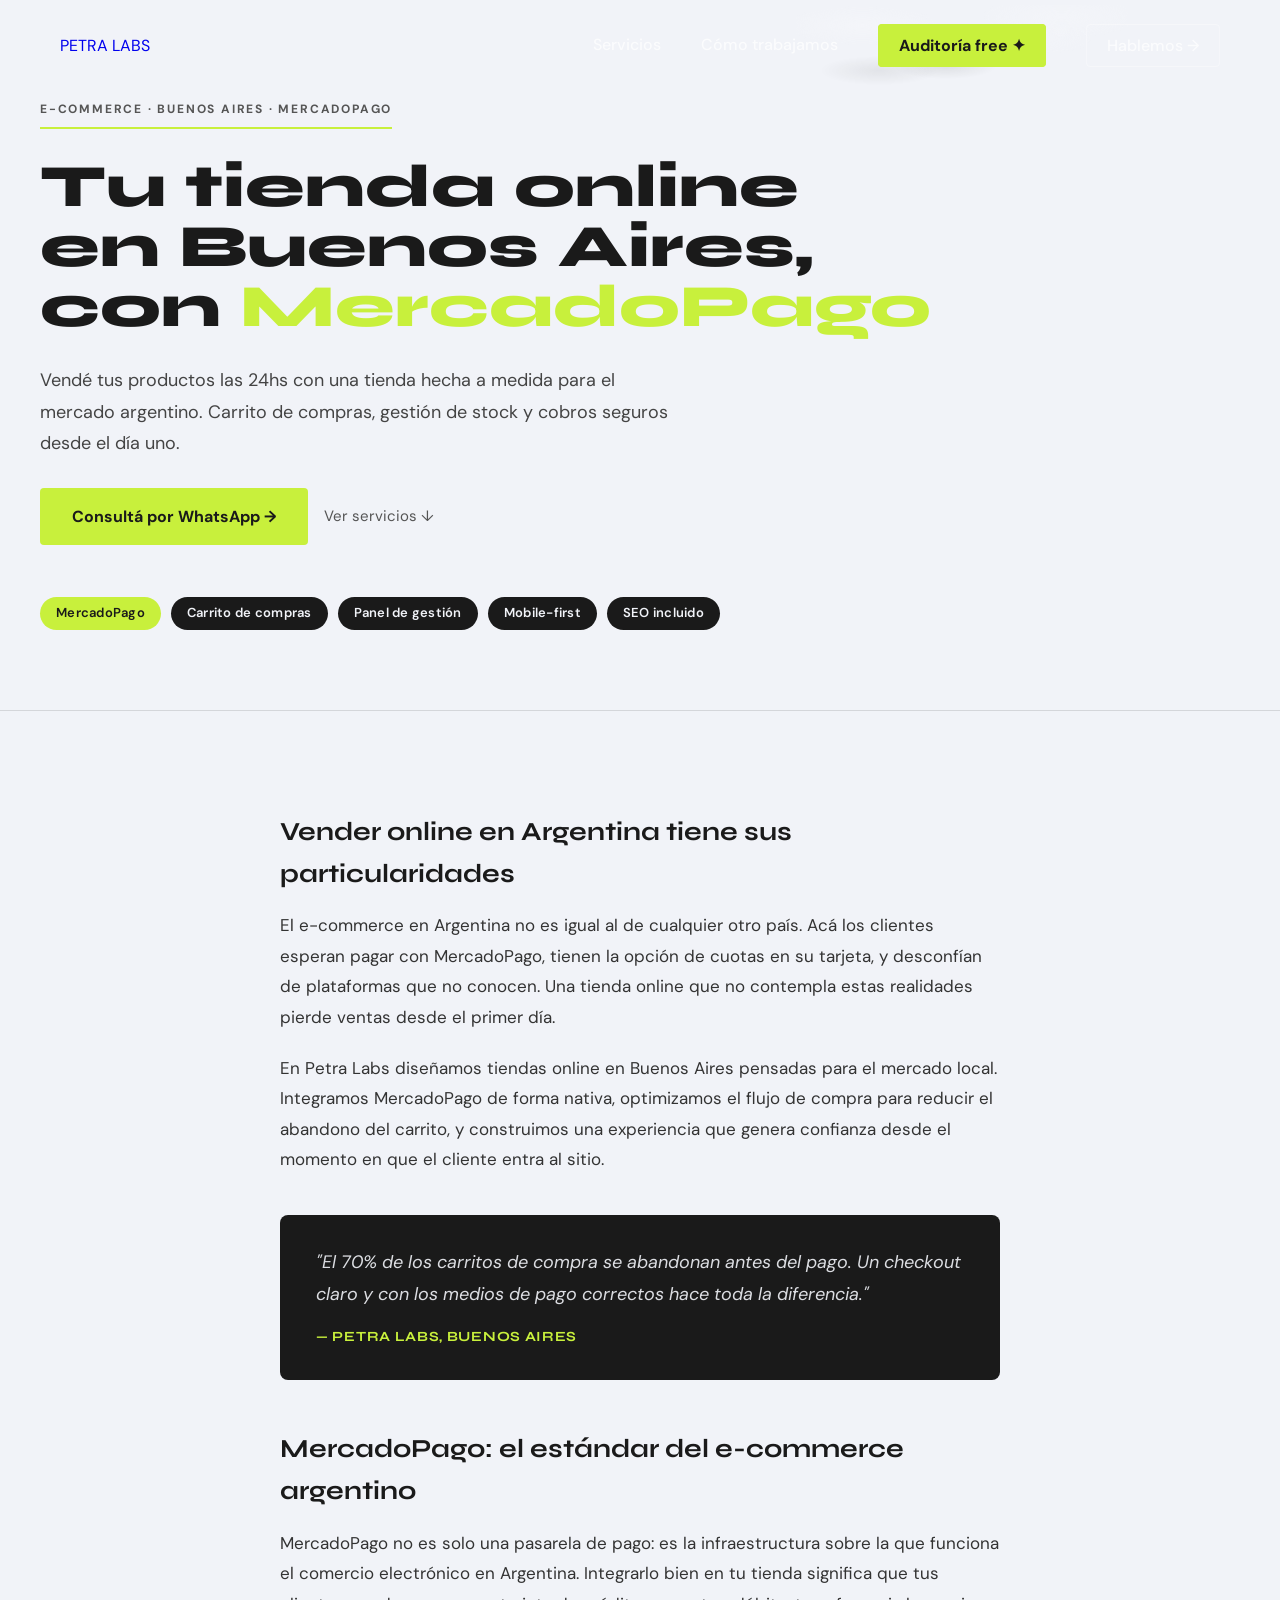
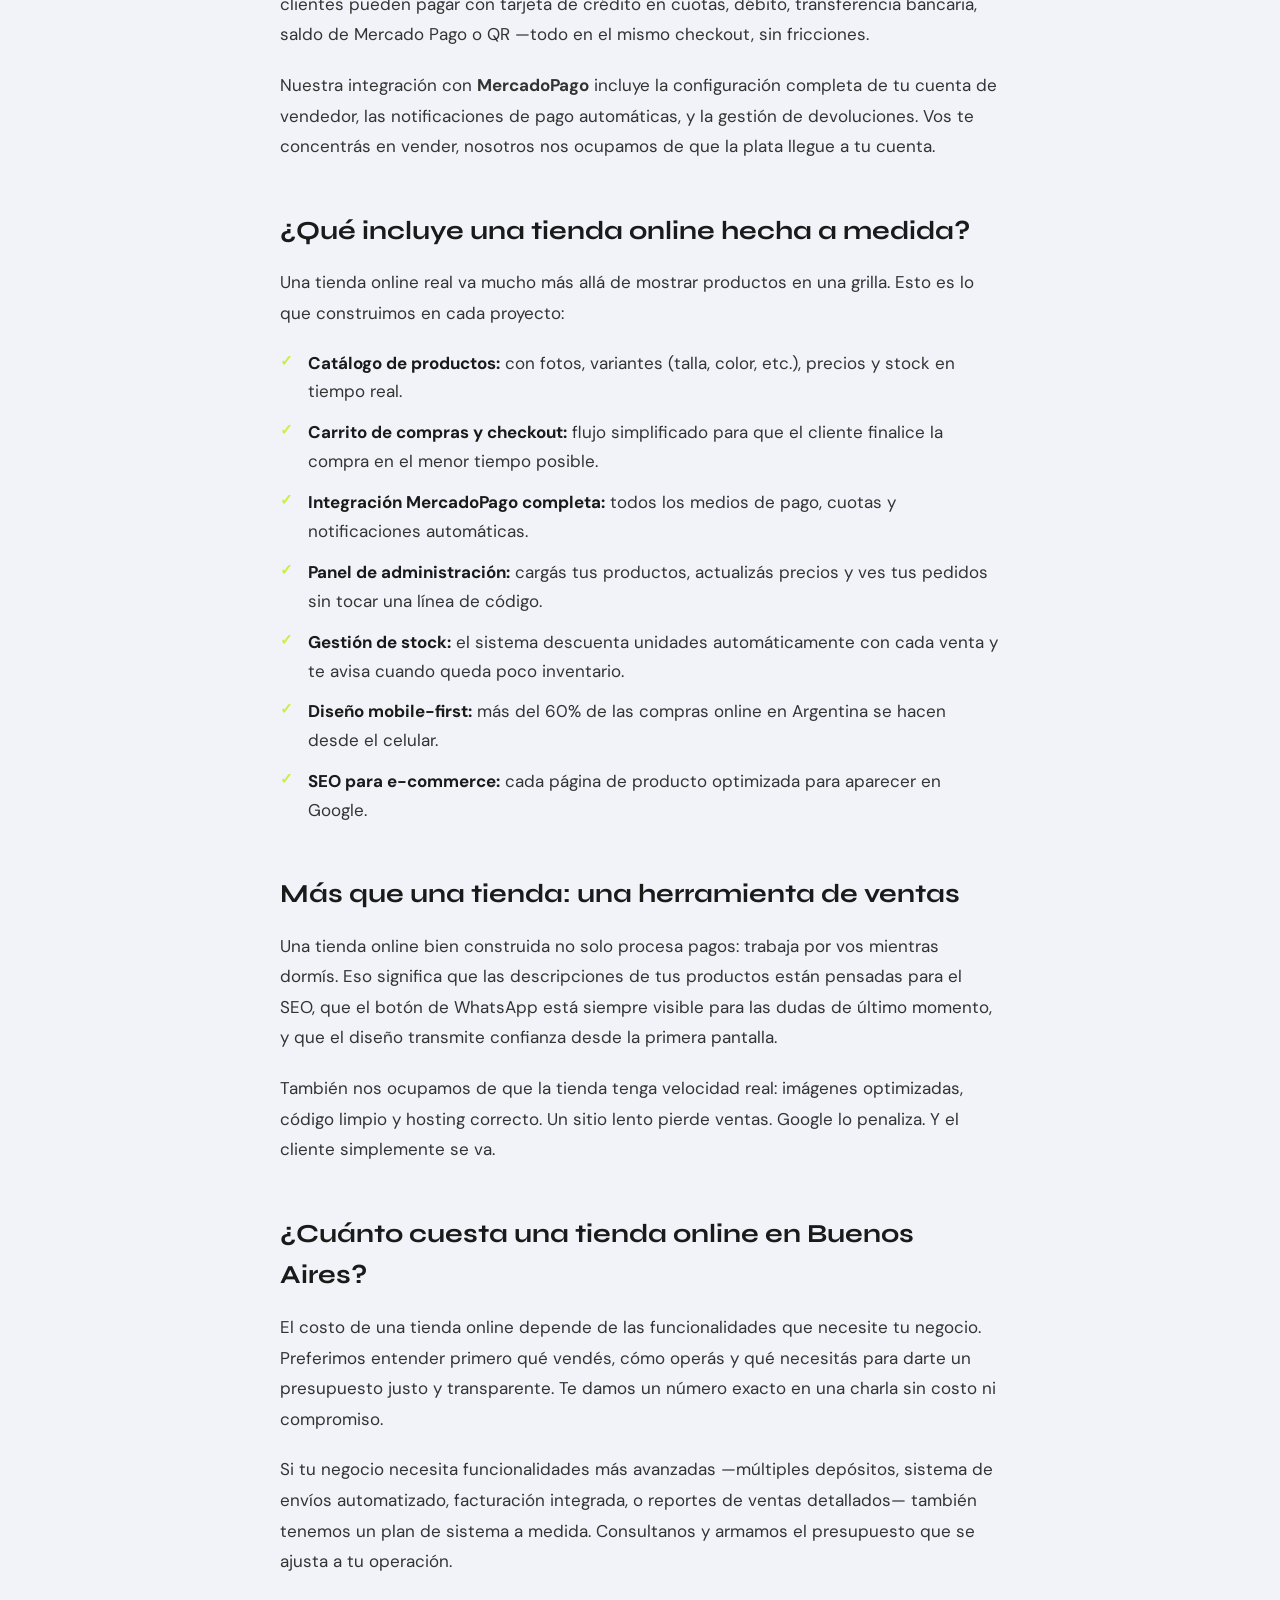
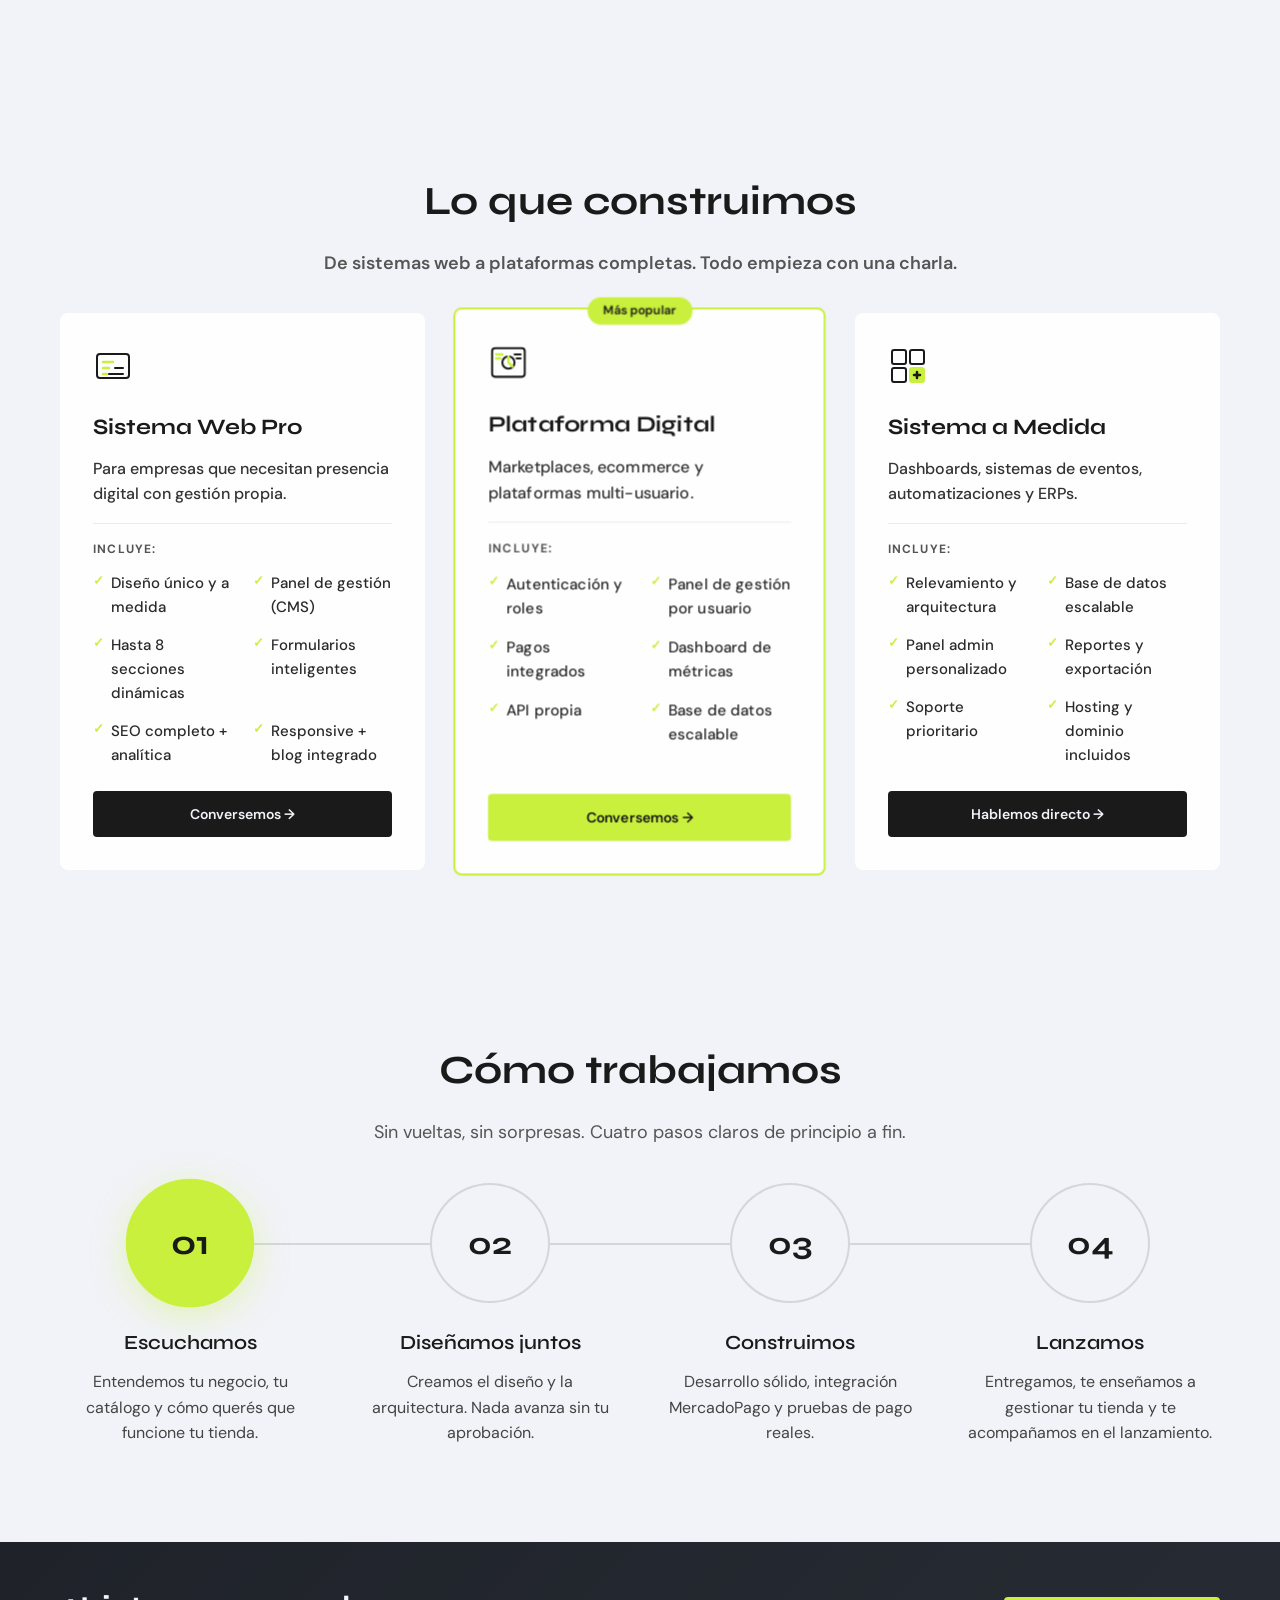
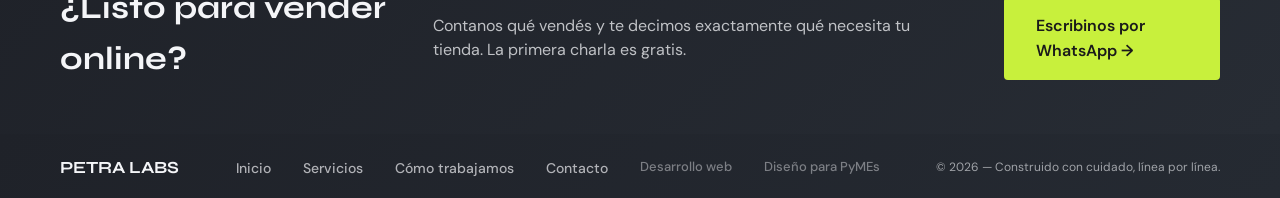
<file: tienda-online-buenos-aires/index.html>
<!DOCTYPE html>
<html lang="es">
<head>
    <meta charset="UTF-8">
    <meta name="viewport" content="width=device-width, initial-scale=1.0">
    <title>Tienda Online Buenos Aires | MercadoPago y E-commerce — Petra Labs</title>
    <meta name="description" content="Creamos tiendas online en Buenos Aires con MercadoPago integrado. Vendé las 24hs, gestioná tu stock y cobrá de forma segura. Pedinos presupuesto sin compromiso." />
    <meta name="robots" content="index, follow" />
    <link rel="canonical" href="https://petralabs.xyz/tienda-online-buenos-aires/" />
    <meta property="og:title" content="Tienda Online Buenos Aires | MercadoPago y E-commerce — Petra Labs" />
    <meta property="og:description" content="Creamos tiendas online en Buenos Aires con MercadoPago integrado. Vendé las 24hs, gestioná tu stock y cobrá de forma segura. Pedinos presupuesto sin compromiso." />
    <meta property="og:url" content="https://petralabs.xyz/tienda-online-buenos-aires/" />
    <meta property="og:type" content="website" />
    <meta property="og:image" content="https://petralabs.xyz/og-image.png" />
    <meta property="og:image:width" content="1200" />
    <meta property="og:image:height" content="630" />
    <meta name="twitter:card" content="summary_large_image" />
    <meta name="twitter:title" content="Tienda Online Buenos Aires | Petra Labs" />
    <meta name="twitter:description" content="Tiendas online con MercadoPago en Buenos Aires. Vendé las 24hs con una plataforma hecha a medida para tu negocio. Pedinos presupuesto sin compromiso." />
    <meta name="twitter:image" content="https://petralabs.xyz/og-image.png" />
    <meta name="author" content="Petra Labs" />

    <link rel="icon" href="data:image/svg+xml,<svg xmlns='http://www.w3.org/2000/svg' viewBox='0 0 100 100'><rect width='100' height='100' fill='%231A1A1A'/><text x='50' y='74' font-size='64' text-anchor='middle' fill='%23C8F03C' font-family='sans-serif' font-weight='bold'>P</text></svg>">

    <!-- Google Fonts -->
    <link rel="preconnect" href="https://fonts.googleapis.com">
    <link rel="preconnect" href="https://fonts.gstatic.com" crossorigin>
    <link href="https://fonts.googleapis.com/css2?family=Syne:wght@400;500;600;700;800&family=DM+Sans:wght@400;500;700;800&display=swap" rel="stylesheet">

    <link rel="stylesheet" href="../styles.css">

    <style>
        /* SEO Content Section */
        .seo-content {
            padding: 80px 0;
            background-color: var(--bg);
            border-top: 1px solid var(--border);
        }

        .seo-content-container {
            max-width: 760px;
            margin: 0 auto;
            padding: 0 20px;
        }

        .seo-content h2 {
            font-family: 'Syne', sans-serif;
            font-size: 26px;
            font-weight: 700;
            color: var(--text);
            margin: 48px 0 16px;
        }

        .seo-content h2:first-of-type {
            margin-top: 0;
        }

        .seo-content p {
            font-family: 'DM Sans', sans-serif;
            font-size: 17px;
            color: #333333;
            line-height: 1.8;
            margin-bottom: 20px;
        }

        .seo-content ul {
            list-style: none;
            padding: 0;
            margin: 0 0 24px;
            display: flex;
            flex-direction: column;
            gap: 12px;
        }

        .seo-content ul li {
            font-family: 'DM Sans', sans-serif;
            font-size: 17px;
            color: #333333;
            line-height: 1.7;
            padding-left: 28px;
            position: relative;
        }

        .seo-content ul li::before {
            content: '✓';
            position: absolute;
            left: 0;
            color: var(--accent);
            font-weight: 800;
            font-size: 15px;
        }

        .seo-content ul li strong {
            font-weight: 700;
            color: var(--text);
        }

        .seo-highlight {
            background-color: var(--text);
            color: var(--bg);
            border-radius: 8px;
            padding: 32px 36px;
            margin: 40px 0;
        }

        .seo-highlight p {
            color: var(--bg);
            font-size: 18px;
            font-style: italic;
            margin: 0;
            opacity: 0.9;
            line-height: 1.75;
        }

        .seo-highlight span {
            display: block;
            font-family: 'Syne', sans-serif;
            font-style: normal;
            font-weight: 700;
            font-size: 14px;
            color: var(--accent);
            margin-top: 16px;
            letter-spacing: 0.05em;
            text-transform: uppercase;
        }

        /* Hero SEO */
        .hero-seo {
            padding: 60px 20px 40px;
            background-color: var(--bg);
        }

        .hero-seo-container {
            max-width: 1200px;
            margin: 0 auto;
            display: flex;
            flex-direction: column;
            gap: 28px;
        }

        .hero-seo-eyebrow {
            display: inline-block;
            font-family: 'DM Sans', sans-serif;
            font-size: 12px;
            font-weight: 700;
            letter-spacing: 0.15em;
            text-transform: uppercase;
            color: var(--gray);
            padding-bottom: 8px;
            border-bottom: 2px solid var(--accent);
            width: fit-content;
        }

        .hero-seo h1 {
            font-family: 'Syne', sans-serif;
            font-weight: 800;
            font-size: clamp(36px, 7vw, 60px);
            color: var(--text);
            line-height: 1.0;
            margin: 0;
        }

        .hero-seo h1 .accent {
            color: var(--accent);
        }

        .hero-seo-subtitle {
            font-family: 'DM Sans', sans-serif;
            font-size: 18px;
            color: #444444;
            line-height: 1.75;
            max-width: 640px;
            margin: 0;
        }

        .hero-seo-cta {
            display: flex;
            flex-direction: column;
            gap: 16px;
            align-items: flex-start;
        }

        .hero-seo-cta a.primary {
            display: inline-block;
            background-color: var(--accent);
            color: var(--text);
            padding: 16px 32px;
            text-decoration: none;
            border-radius: 4px;
            font-family: 'DM Sans', sans-serif;
            font-weight: 700;
            font-size: 16px;
            transition: all 0.3s ease;
        }

        .hero-seo-cta a.primary:hover {
            transform: translateY(-2px);
            box-shadow: 0 10px 25px rgba(200, 240, 60, 0.3);
        }

        .hero-seo-cta a.secondary {
            font-family: 'DM Sans', sans-serif;
            font-size: 15px;
            color: var(--gray);
            text-decoration: none;
            transition: color 0.3s ease;
        }

        .hero-seo-cta a.secondary:hover {
            color: var(--text);
            text-decoration: underline;
        }

        /* Feature pills */
        .feature-pills {
            display: flex;
            flex-wrap: wrap;
            gap: 10px;
            margin: 24px 0 0;
        }

        .feature-pill {
            display: inline-block;
            background-color: var(--text);
            color: var(--bg);
            font-family: 'DM Sans', sans-serif;
            font-size: 13px;
            font-weight: 600;
            padding: 6px 16px;
            border-radius: 99px;
            letter-spacing: 0.02em;
        }

        .feature-pill.accent {
            background-color: var(--accent);
            color: var(--text);
        }

        @media (min-width: 1024px) {
            .hero-seo {
                padding: 100px 20px 80px;
            }

            .hero-seo-cta {
                flex-direction: row;
                align-items: center;
            }

            .seo-content {
                padding: 100px 0;
            }
        }
    </style>
<!-- Google tag (gtag.js) -->
<script async src="https://www.googletagmanager.com/gtag/js?id=G-VZS3NJERB4"></script>
<script>
  window.dataLayer = window.dataLayer || [];
  function gtag(){dataLayer.push(arguments);}
  gtag('js', new Date());
  gtag('config', 'G-VZS3NJERB4');
</script>
</head>
<body>
    <!-- Navigation -->
    <nav>
        <div class="nav-container">
            <a href="/" class="logo">PETRA LABS</a>
            <button class="hamburger" aria-label="Abrir menú">☰</button>
            <ul class="nav-links">
                <li><a href="/#servicios">Servicios</a></li>
                <li><a href="/#como-trabajamos">Cómo trabajamos</a></li>
                <li><a href="/auditoria" class="cta-nav auditoria-nav">Auditoría free ✦</a></li>
                <li><a href="https://wa.me/5491127343775?text=Hola%20Petra%20Labs,%20quiero%20consultar%20por%20una%20tienda%20online" class="cta-nav" target="_blank" rel="noopener noreferrer">Hablemos →</a></li>
            </ul>
        </div>
    </nav>

    <!-- Mobile Menu Overlay -->
    <div class="mobile-menu">
        <button class="mobile-menu-close">✕</button>
        <div class="mobile-menu-content">
            <a href="/#servicios">Servicios</a>
            <a href="/#como-trabajamos">Cómo trabajamos</a>
            <a href="/auditoria">Auditoría free ✦</a>
            <a href="https://wa.me/5491127343775?text=Hola%20Petra%20Labs,%20quiero%20consultar%20por%20una%20tienda%20online" target="_blank" rel="noopener noreferrer" class="cta-nav">Hablemos →</a>
        </div>
    </div>

    <!-- Hero -->
    <section class="hero-seo">
        <div class="hero-seo-container">
            <span class="hero-seo-eyebrow">E-commerce · Buenos Aires · MercadoPago</span>
            <h1>
                Tu tienda online<br>
                en Buenos Aires,<br>
                con <span class="accent">MercadoPago</span>
            </h1>
            <p class="hero-seo-subtitle">
                Vendé tus productos las 24hs con una tienda hecha a medida para el mercado argentino. Carrito de compras, gestión de stock y cobros seguros desde el día uno.
            </p>
            <div class="hero-seo-cta">
                <a href="https://wa.me/5491127343775?text=Hola%20Petra%20Labs,%20quiero%20consultar%20por%20una%20tienda%20online%20con%20MercadoPago" class="primary" target="_blank" rel="noopener noreferrer">Consultá por WhatsApp →</a>
                <a href="#servicios" class="secondary">Ver servicios ↓</a>
            </div>
            <div class="feature-pills">
                <span class="feature-pill accent">MercadoPago</span>
                <span class="feature-pill">Carrito de compras</span>
                <span class="feature-pill">Panel de gestión</span>
                <span class="feature-pill">Mobile-first</span>
                <span class="feature-pill">SEO incluido</span>
            </div>
        </div>
    </section>

    <!-- SEO Content -->
    <section class="seo-content">
        <div class="seo-content-container">

            <h2>Vender online en Argentina tiene sus particularidades</h2>
            <p>
                El e-commerce en Argentina no es igual al de cualquier otro país. Acá los clientes esperan pagar con MercadoPago, tienen la opción de cuotas en su tarjeta, y desconfían de plataformas que no conocen. Una tienda online que no contempla estas realidades pierde ventas desde el primer día.
            </p>
            <p>
                En Petra Labs diseñamos tiendas online en Buenos Aires pensadas para el mercado local. Integramos MercadoPago de forma nativa, optimizamos el flujo de compra para reducir el abandono del carrito, y construimos una experiencia que genera confianza desde el momento en que el cliente entra al sitio.
            </p>

            <div class="seo-highlight">
                <p>"El 70% de los carritos de compra se abandonan antes del pago. Un checkout claro y con los medios de pago correctos hace toda la diferencia."</p>
                <span>— Petra Labs, Buenos Aires</span>
            </div>

            <h2>MercadoPago: el estándar del e-commerce argentino</h2>
            <p>
                MercadoPago no es solo una pasarela de pago: es la infraestructura sobre la que funciona el comercio electrónico en Argentina. Integrarlo bien en tu tienda significa que tus clientes pueden pagar con tarjeta de crédito en cuotas, débito, transferencia bancaria, saldo de Mercado Pago o QR —todo en el mismo checkout, sin fricciones.
            </p>
            <p>
                Nuestra integración con <strong>MercadoPago</strong> incluye la configuración completa de tu cuenta de vendedor, las notificaciones de pago automáticas, y la gestión de devoluciones. Vos te concentrás en vender, nosotros nos ocupamos de que la plata llegue a tu cuenta.
            </p>

            <h2>¿Qué incluye una tienda online hecha a medida?</h2>
            <p>Una tienda online real va mucho más allá de mostrar productos en una grilla. Esto es lo que construimos en cada proyecto:</p>
            <ul>
                <li><strong>Catálogo de productos:</strong> con fotos, variantes (talla, color, etc.), precios y stock en tiempo real.</li>
                <li><strong>Carrito de compras y checkout:</strong> flujo simplificado para que el cliente finalice la compra en el menor tiempo posible.</li>
                <li><strong>Integración MercadoPago completa:</strong> todos los medios de pago, cuotas y notificaciones automáticas.</li>
                <li><strong>Panel de administración:</strong> cargás tus productos, actualizás precios y ves tus pedidos sin tocar una línea de código.</li>
                <li><strong>Gestión de stock:</strong> el sistema descuenta unidades automáticamente con cada venta y te avisa cuando queda poco inventario.</li>
                <li><strong>Diseño mobile-first:</strong> más del 60% de las compras online en Argentina se hacen desde el celular.</li>
                <li><strong>SEO para e-commerce:</strong> cada página de producto optimizada para aparecer en Google.</li>
            </ul>

            <h2>Más que una tienda: una herramienta de ventas</h2>
            <p>
                Una tienda online bien construida no solo procesa pagos: trabaja por vos mientras dormís. Eso significa que las descripciones de tus productos están pensadas para el SEO, que el botón de WhatsApp está siempre visible para las dudas de último momento, y que el diseño transmite confianza desde la primera pantalla.
            </p>
            <p>
                También nos ocupamos de que la tienda tenga velocidad real: imágenes optimizadas, código limpio y hosting correcto. Un sitio lento pierde ventas. Google lo penaliza. Y el cliente simplemente se va.
            </p>

            <h2>¿Cuánto cuesta una tienda online en Buenos Aires?</h2>
            <p>
                El costo de una tienda online depende de las funcionalidades que necesite tu negocio. Preferimos entender primero qué vendés, cómo operás y qué necesitás para darte un presupuesto justo y transparente. Te damos un número exacto en una charla sin costo ni compromiso.
            </p>
            <p>
                Si tu negocio necesita funcionalidades más avanzadas —múltiples depósitos, sistema de envíos automatizado, facturación integrada, o reportes de ventas detallados— también tenemos un plan de sistema a medida. Consultanos y armamos el presupuesto que se ajusta a tu operación.
            </p>

        </div>
    </section>

    <!-- Servicios Section -->
    <section class="servicios" id="servicios">
        <div class="servicios-container">
            <div class="servicios-header">
                <h2 class="servicios-title">Lo que construimos</h2>
                <p class="servicios-subtitle">De sistemas web a plataformas completas. Todo empieza con una charla.</p>
            </div>
            <div class="servicios-grid">
                <div class="servicio-card">
                    <div class="servicio-icon">
                        <svg width="40" height="40" viewBox="0 0 40 40" fill="none">
                            <rect x="4" y="8" width="32" height="24" rx="3" stroke="#1A1A1A" stroke-width="2" fill="none"/>
                            <line x1="10" y1="16" x2="20" y2="16" stroke="#C8F03C" stroke-width="2.5" stroke-linecap="round"/>
                            <line x1="10" y1="22" x2="16" y2="22" stroke="#C8F03C" stroke-width="2.5" stroke-linecap="round"/>
                            <line x1="22" y1="22" x2="30" y2="22" stroke="#1A1A1A" stroke-width="2" stroke-linecap="round"/>
                            <line x1="10" y1="28" x2="14" y2="28" stroke="#C8F03C" stroke-width="2.5" stroke-linecap="round"/>
                            <line x1="16" y1="28" x2="30" y2="28" stroke="#1A1A1A" stroke-width="2" stroke-linecap="round"/>
                        </svg>
                    </div>
                    <h3 class="servicio-name">Sistema Web Pro</h3>
                    <p class="servicio-description">Para empresas que necesitan presencia digital con gestión propia.</p>
                    <div class="servicio-includes">
                        <h4>Incluye:</h4>
                        <ul>
                            <li>Diseño único y a medida</li>
                            <li>Panel de gestión (CMS)</li>
                            <li>Hasta 8 secciones dinámicas</li>
                            <li>Formularios inteligentes</li>
                            <li>SEO completo + analítica</li>
                            <li>Responsive + blog integrado</li>
                        </ul>
                    </div>
                    <a href="https://wa.me/5491127343775?text=Hola%20Petra%20Labs,%20quiero%20consultar%20por%20un%20sistema%20web%20pro" class="servicio-cta" target="_blank" rel="noopener noreferrer">Conversemos →</a>
                </div>
                
                <div class="servicio-card featured">
                    <div class="servicio-icon">
                        <svg width="40" height="40" viewBox="0 0 40 40" fill="none">
                            <rect x="4" y="6" width="32" height="28" rx="3" stroke="#1A1A1A" stroke-width="2" fill="none"/>
                            <circle cx="20" cy="20" r="6" stroke="#1A1A1A" stroke-width="2" fill="none"/>
                            <path d="M20 14 L20 20 L24 24" stroke="#C8F03C" stroke-width="2.5" stroke-linecap="round" stroke-linejoin="round"/>
                            <line x1="8" y1="12" x2="14" y2="12" stroke="#C8F03C" stroke-width="2.5" stroke-linecap="round"/>
                            <line x1="8" y1="16" x2="12" y2="16" stroke="#C8F03C" stroke-width="2.5" stroke-linecap="round"/>
                            <line x1="26" y1="12" x2="32" y2="12" stroke="#1A1A1A" stroke-width="2" stroke-linecap="round"/>
                            <line x1="28" y1="16" x2="32" y2="16" stroke="#1A1A1A" stroke-width="2" stroke-linecap="round"/>
                        </svg>
                    </div>
                    <h3 class="servicio-name">Plataforma Digital</h3>
                    <p class="servicio-description">Marketplaces, ecommerce y plataformas multi-usuario.</p>
                    <div class="servicio-includes">
                        <h4>Incluye:</h4>
                        <ul>
                            <li>Autenticación y roles</li>
                            <li>Panel de gestión por usuario</li>
                            <li>Pagos integrados</li>
                            <li>Dashboard de métricas</li>
                            <li>API propia</li>
                            <li>Base de datos escalable</li>
                        </ul>
                    </div>
                    <a href="https://wa.me/5491127343775?text=Hola%20Petra%20Labs,%20quiero%20consultar%20por%20una%20plataforma%20digital" class="servicio-cta" target="_blank" rel="noopener noreferrer">Conversemos →</a>
                </div>
                
                <div class="servicio-card">
                    <div class="servicio-icon">
                        <svg width="40" height="40" viewBox="0 0 40 40" fill="none">
                            <rect x="4" y="4" width="14" height="14" rx="2" stroke="#1A1A1A" stroke-width="2" fill="none"/>
                            <rect x="22" y="4" width="14" height="14" rx="2" stroke="#1A1A1A" stroke-width="2" fill="none"/>
                            <rect x="4" y="22" width="14" height="14" rx="2" stroke="#1A1A1A" stroke-width="2" fill="none"/>
                            <rect x="22" y="22" width="14" height="14" rx="2" stroke="#C8F03C" stroke-width="2" fill="var(--accent)"/>
                            <line x1="29" y1="26" x2="29" y2="32" stroke="#1A1A1A" stroke-width="2.5" stroke-linecap="round"/>
                            <line x1="26" y1="29" x2="32" y2="29" stroke="#1A1A1A" stroke-width="2.5" stroke-linecap="round"/>
                        </svg>
                    </div>
                    <h3 class="servicio-name">Sistema a Medida</h3>
                    <p class="servicio-description">Dashboards, sistemas de eventos, automatizaciones y ERPs.</p>
                    <div class="servicio-includes">
                        <h4>Incluye:</h4>
                        <ul>
                            <li>Relevamiento y arquitectura</li>
                            <li>Base de datos escalable</li>
                            <li>Panel admin personalizado</li>
                            <li>Reportes y exportación</li>
                            <li>Soporte prioritario</li>
                            <li>Hosting y dominio incluidos</li>
                        </ul>
                    </div>
                    <a href="https://wa.me/5491127343775?text=Hola%20Petra%20Labs,%20quiero%20consultar%20por%20un%20sistema%20a%20medida" class="servicio-cta" target="_blank" rel="noopener noreferrer">Hablemos directo →</a>
                </div>
            </div>
        </div>
    </section>

    <!-- Cómo Trabajamos Section -->
    <section class="como-trabajamos" id="como-trabajamos">
        <div class="como-trabajamos-container">
            <div class="como-trabajamos-header">
                <h2 class="como-trabajamos-title">Cómo trabajamos</h2>
                <p class="como-trabajamos-subtitle">Sin vueltas, sin sorpresas. Cuatro pasos claros de principio a fin.</p>
            </div>
            <div class="procesos">
                <div class="proceso">
                    <div class="proceso-number">01</div>
                    <h3>Escuchamos</h3>
                    <p>Entendemos tu negocio, tu catálogo y cómo querés que funcione tu tienda.</p>
                </div>
                <div class="proceso">
                    <div class="proceso-number">02</div>
                    <h3>Diseñamos juntos</h3>
                    <p>Creamos el diseño y la arquitectura. Nada avanza sin tu aprobación.</p>
                </div>
                <div class="proceso">
                    <div class="proceso-number">03</div>
                    <h3>Construimos</h3>
                    <p>Desarrollo sólido, integración MercadoPago y pruebas de pago reales.</p>
                </div>
                <div class="proceso">
                    <div class="proceso-number">04</div>
                    <h3>Lanzamos</h3>
                    <p>Entregamos, te enseñamos a gestionar tu tienda y te acompañamos en el lanzamiento.</p>
                </div>
            </div>
        </div>
    </section>

    <!-- CTA Final -->
    <section class="cta-final" id="contacto">
        <div class="cta-final-container">
            <h2>¿Listo para vender online?</h2>
            <p>Contanos qué vendés y te decimos exactamente qué necesita tu tienda. La primera charla es gratis.</p>
            <a href="https://wa.me/5491127343775?text=Hola%20Petra%20Labs,%20quiero%20armar%20una%20tienda%20online%20con%20MercadoPago" class="cta-button" target="_blank" rel="noopener noreferrer">Escribinos por WhatsApp →</a>
        </div>
    </section>

    <!-- Footer -->
    <footer>
        <div class="footer-container">
            <div class="footer-left"><a href="/" style="color: inherit; text-decoration: none;">PETRA LABS</a></div>
            <div class="footer-center">
                <a href="/">Inicio</a>
                <a href="/#servicios">Servicios</a>
                <a href="/#como-trabajamos">Cómo trabajamos</a>
                <a href="https://wa.me/5491127343775?text=Hola%20Petra%20Labs" target="_blank" rel="noopener noreferrer">Contacto</a>
                <a href="/desarrollo-web-buenos-aires/" style="opacity: 0.5; font-size: 13px;">Desarrollo web</a>
                <a href="/diseno-web-pymes-buenos-aires/" style="opacity: 0.5; font-size: 13px;">Diseño para PyMEs</a>
            </div>
            <div class="footer-right">© 2026 — Construido con cuidado, línea por línea.</div>
        </div>
    </footer>

    <script src="../main.js"></script>
    <script type="application/ld+json">
    {
      "@context": "https://schema.org",
      "@type": "Service",
      "name": "Tienda Online Buenos Aires con MercadoPago",
      "description": "Creamos tiendas online en Buenos Aires con MercadoPago integrado. Carrito de compras, gestión de stock y cobros seguros para negocios argentinos.",
      "provider": {
        "@type": "LocalBusiness",
        "name": "Petra Labs",
        "url": "https://petralabs.xyz",
        "telephone": "+5491127343775",
        "address": {
          "@type": "PostalAddress",
          "addressLocality": "Buenos Aires",
          "addressCountry": "AR"
        },
        "areaServed": "Buenos Aires"
      },
      "serviceType": "E-commerce",
      "areaServed": "Buenos Aires",
      "url": "https://petralabs.xyz/tienda-online-buenos-aires/"
    }
    </script>
</body>
</html>
</file>
<file: styles.css>
/* CSS Variables */
:root {
    --bg: #F1F3F8;
    --bg-soft: #E7EAF1;
    --text: #1A1A1A;
    --accent: #C8F03C;
    --gray: #555555;
    --border: rgba(0,0,0,0.12);
}

/* Reset */
* {
    box-sizing: border-box;
    margin: 0;
    padding: 0;
}

/* Base styles */
body {
    font-family: 'DM Sans', sans-serif;
    background: linear-gradient(180deg, var(--bg) 0%, var(--bg-soft) 100%);
    color: var(--text);
    line-height: 1.6;
}

h1, h2, h3, h4, h5, h6 {
    font-family: 'Syne', sans-serif;
    font-weight: 600;
}

.container {
    max-width: 1200px;
    margin: 0 auto;
    padding: 0 20px;
}

/* Mobile Navigation */
nav {
    padding: 12px 0;
    border-bottom: none;
    background-color: transparent;
    position: absolute;
    top: 0;
    left: 0;
    right: 0;
    z-index: 100;
}

.nav-container {
    max-width: 1200px;
    margin: 0 auto;
    padding: 0 20px;
    display: flex;
    justify-content: space-between;
    align-items: center;
    height: 68px;
    overflow: visible;
}

.logo {
    text-decoration: none;
    display: flex;
    align-items: center;
}

.logo-img {
    height: 99px;
    width: auto;
    display: block;
}

.logo-text {
    font-family: 'Syne', sans-serif;
    font-size: 18px;
    font-weight: 700;
    color: #ffffff;
    letter-spacing: 0.05em;
    margin-left: 10px;
}

.hamburger {
    display: block;
    font-size: 24px;
    color: #ffffff;
    cursor: pointer;
    background: none;
    border: none;
    padding: 0;
    transition: transform 0.3s ease;
}

.hamburger:hover {
    transform: scale(1.1);
}

.nav-links {
    display: none;
    list-style: none;
    gap: 40px;
    align-items: center;
}

.nav-links a {
    color: rgba(255, 255, 255, 0.7);
    text-decoration: none;
    font-weight: 500;
    font-family: 'DM Sans', sans-serif;
    transition: color 0.3s ease;
}

.nav-links a:hover {
    color: #ffffff;
}

.nav-links a:not(.cta-nav)::after {
    content: '';
    display: block;
    width: 0;
    height: 2px;
    background-color: var(--accent);
    transition: width 0.3s ease;
}

.nav-links a:not(.cta-nav):hover::after {
    width: 100%;
}

.cta-nav {
    padding: 10px 20px;
    border: 1px solid rgba(255, 255, 255, 0.3);
    color: #ffffff;
    text-decoration: none;
    font-family: 'DM Sans', sans-serif;
    font-weight: 500;
    border-radius: 4px;
    transition: all 0.3s ease;
}

.cta-nav:hover {
    background-color: var(--accent);
    border-color: var(--accent);
    color: var(--text);
}

/* Mobile Menu Overlay */
.mobile-menu {
    position: fixed;
    top: 0;
    left: 0;
    width: 100%;
    height: 100vh;
    background-color: var(--bg);
    z-index: 1000;
    display: flex;
    opacity: 0;
    visibility: hidden;
    pointer-events: none;
    transition: opacity 0.3s ease, visibility 0.3s ease;
}

.mobile-menu.active {
    opacity: 1;
    visibility: visible;
    pointer-events: auto;
}

.mobile-menu-close {
    position: absolute;
    top: 24px;
    right: 20px;
    font-size: 24px;
    background: none;
    border: none;
    color: var(--text);
    cursor: pointer;
    padding: 0;
    line-height: 1;
    transition: transform 0.3s ease;
}

.mobile-menu-close:hover {
    transform: scale(1.1);
}

.mobile-menu-content {
    display: flex;
    flex-direction: column;
    justify-content: center;
    align-items: center;
    gap: 40px;
    height: 100%;
    width: 100%;
}

.mobile-menu a {
    color: var(--text);
    text-decoration: none;
    font-weight: 500;
    font-family: 'DM Sans', sans-serif;
    font-size: 24px;
    transition: color 0.3s ease;
}

.mobile-menu a:hover {
    color: var(--accent);
}

/* Hero Section - Mobile */
.hero {
    padding: 100px 20px 48px;
    background: linear-gradient(135deg, #2a2d32 0%, #3d4148 30%, #2f3237 60%, #252830 100%);
    position: relative;
    overflow: hidden;
}

.hero::before {
    content: '';
    position: absolute;
    inset: 0;
    background: rgba(42, 45, 50, 0.35);
    pointer-events: none;
    z-index: 1;
}

.hero::after {
    content: '';
    position: absolute;
    bottom: 0;
    left: 0;
    right: 0;
    height: 120px;
    background: linear-gradient(to bottom, transparent, #252830);
    pointer-events: none;
    z-index: 1;
}

#hero-canvas {
    position: absolute;
    inset: 0;
    width: 100%;
    height: 100%;
    pointer-events: auto;
    z-index: 0;
    opacity: 0.48;
}

.hero-container {
    max-width: 1200px;
    margin: 0 auto;
    display: flex;
    flex-direction: column;
    gap: 32px;
    text-align: center;
    align-items: center;
    position: relative;
    z-index: 2;
}

.hero-title {
    font-family: 'Syne', sans-serif;
    font-weight: 800;
    font-size: clamp(40px, 10vw, 64px);
    color: #ffffff;
    line-height: 0.9;
    margin: 0;
    text-shadow: 0 2px 8px rgba(0, 0, 0, 0.3);
}

.hero-title .accent {
    color: var(--accent);
}

.hero-title br {
    display: block;
}

.hero-title-line {
    display: block;
    opacity: 0;
    transform: translateY(30px);
    animation: slideUp 0.8s ease forwards;
}

.hero-title-line:nth-child(1) {
    animation-delay: 0s;
}

.hero-title-line:nth-child(2) {
    animation-delay: 0.15s;
}

.hero-title-line:nth-child(3) {
    animation-delay: 0.3s;
}

@keyframes slideUp {
    to {
        opacity: 1;
        transform: translateY(0);
    }
}

.hero-content {
    display: flex;
    flex-direction: column;
    gap: 28px;
    align-items: center;
}

.hero-subtitle {
    font-family: 'DM Sans', sans-serif;
    font-size: 18px;
    font-weight: 500;
    color: rgba(255, 255, 255, 0.75);
    line-height: 1.75;
    margin: 0;
    opacity: 0;
    animation: fadeIn 0.8s ease 0.5s forwards;
    text-shadow: 0 1px 4px rgba(0, 0, 0, 0.2);
}

.hero-cta {
    display: flex;
    flex-direction: column;
    gap: 16px;
    align-items: center;
    opacity: 0;
    animation: fadeIn 0.8s ease 0.5s forwards;
}

@keyframes fadeIn {
    to {
        opacity: 1;
    }
}

.hero-cta-primary {
    display: inline-block;
    background-color: var(--accent);
    color: var(--text);
    padding: 16px 32px;
    text-decoration: none;
    border-radius: 4px;
    font-family: 'DM Sans', sans-serif;
    font-weight: 700;
    font-size: 16px;
    transition: all 0.3s ease;
    width: fit-content;
}

.hero-cta-primary:hover {
    transform: translateY(-2px);
    box-shadow: 0 10px 25px rgba(200, 240, 60, 0.3);
}

.hero-cta-secondary {
    display: inline-block;
    color: rgba(255, 255, 255, 0.6);
    padding: 4px 0;
    text-decoration: none;
    font-family: 'DM Sans', sans-serif;
    font-weight: 400;
    font-size: 16px;
    transition: all 0.3s ease;
    width: fit-content;
    position: relative;
}

.hero-cta-secondary:hover {
    text-decoration: underline;
    color: #ffffff;
}

/* Servicios Section - Mobile */
.servicios {
    padding: 56px 0;
    background-color: var(--bg);
}

.servicios-container {
    max-width: 1200px;
    margin: 0 auto;
    padding: 0 20px;
}

.servicios-header {
    text-align: center;
    margin-bottom: 36px;
}

.servicios-title {
    font-family: 'Syne', sans-serif;
    font-weight: 700;
    font-size: 40px;
    color: var(--text);
    margin-bottom: 16px;
}

.servicios-subtitle {
    font-family: 'DM Sans', sans-serif;
    font-size: 18px;
    font-weight: 600;
    color: var(--gray);
    margin: 0;
}

.servicios-grid {
    display: grid;
    grid-template-columns: 1fr;
    gap: 32px;
}

.servicio-card {
    background: rgba(255, 255, 255, 0.88);
    border: 1px solid rgba(255, 255, 255, 0.35);
    border-radius: 8px;
    padding: 32px;
    transition: all 0.3s ease;
    position: relative;
    display: flex;
    flex-direction: column;
    backdrop-filter: blur(12px);
}

.servicio-card:hover {
    transform: translateY(-4px);
    box-shadow: 0 20px 40px rgba(0, 0, 0, 0.1);
}

.servicio-card.featured {
    border-color: var(--accent);
    border-width: 2px;
}

.servicio-card.featured::before {
    content: 'Más popular';
    position: absolute;
    top: -12px;
    left: 50%;
    transform: translateX(-50%);
    background-color: var(--accent);
    color: var(--text);
    padding: 4px 16px;
    border-radius: 16px;
    font-family: 'DM Sans', sans-serif;
    font-weight: 600;
    font-size: 12px;
}

.servicio-price {
    font-family: 'Syne', sans-serif;
    font-size: 36px;
    font-weight: 800;
    letter-spacing: -0.5px;
    color: var(--text);
    margin-bottom: 4px;
}

.servicio-name {
    font-family: 'Syne', sans-serif;
    font-size: 22px;
    font-weight: 700;
    color: var(--text);
    margin-bottom: 12px;
}

.servicio-description {
    font-family: 'DM Sans', sans-serif;
    font-size: 16px;
    font-weight: 500;
    color: #333333;
    line-height: 1.55;
    margin-bottom: 16px;
}

.servicio-includes {
    margin-bottom: 20px;
    flex: 1;
    border-top: 1px solid rgba(0,0,0,0.08);
    padding-top: 16px;
}

.servicio-includes h4 {
    font-family: 'DM Sans', sans-serif;
    font-size: 12px;
    font-weight: 700;
    color: var(--gray);
    margin-bottom: 8px;
    text-transform: uppercase;
    letter-spacing: 1.2px;
}

.servicio-includes ul {
    list-style: none;
    padding: 0;
    margin: 0;
}

.servicio-includes li {
    font-family: 'DM Sans', sans-serif;
    font-size: 15px;
    font-weight: 500;
    color: #2a2a2a;
    padding: 6px 0;
    padding-left: 20px;
    position: relative;
    border-bottom: 1px solid rgba(0,0,0,0.04);
}

.servicio-includes li:last-child {
    border-bottom: none;
}

.servicio-includes li::before {
    content: '✓';
    position: absolute;
    left: 0;
    color: var(--accent);
    font-size: 13px;
    font-weight: 800;
}

.servicio-cta {
    display: inline-block;
    background-color: var(--text);
    color: var(--bg);
    padding: 12px 24px;
    text-decoration: none;
    border-radius: 4px;
    font-family: 'DM Sans', sans-serif;
    font-weight: 600;
    font-size: 14px;
    transition: all 0.3s ease;
    width: 100%;
    text-align: center;
}

.servicio-cta:hover {
    background-color: #000;
    transform: translateY(-2px);
}

.servicio-card.featured .servicio-cta {
    background-color: var(--accent);
    color: var(--text);
}

.servicio-card.featured .servicio-cta:hover {
    background-color: #B4E032;
}

/* Auditoría nav link */
.auditoria-nav {
    background-color: var(--accent) !important;
    border-color: var(--accent) !important;
    color: var(--text) !important;
    font-weight: 700 !important;
    position: relative;
    overflow: hidden;
    z-index: 0;
}

.auditoria-nav::before,
.auditoria-nav::after {
    content: '';
    position: absolute;
    inset: -50%;
    background-repeat: no-repeat;
    opacity: 0.35;
    z-index: -1;
    animation: auditoria-nav-bubbles 10s linear infinite;
}

.auditoria-nav::before {
    background-image:
        radial-gradient(40% 40% at 20% 25%, rgba(255, 255, 255, 0.55) 0%, rgba(255, 255, 255, 0) 60%),
        radial-gradient(30% 30% at 70% 40%, rgba(255, 255, 255, 0.35) 0%, rgba(255, 255, 255, 0) 70%),
        radial-gradient(24% 24% at 45% 75%, rgba(26, 26, 26, 0.25) 0%, rgba(26, 26, 26, 0) 65%);
}

.auditoria-nav::after {
    background-image:
        radial-gradient(36% 36% at 80% 15%, rgba(255, 255, 255, 0.45) 0%, rgba(255, 255, 255, 0) 70%),
        radial-gradient(28% 28% at 25% 80%, rgba(26, 26, 26, 0.2) 0%, rgba(26, 26, 26, 0) 65%);
    animation-duration: 12s;
    animation-direction: reverse;
}

.auditoria-nav:hover {
    background-color: #b4e032 !important;
    border-color: #b4e032 !important;
}

@keyframes auditoria-nav-bubbles {
    0% {
        transform: translate3d(-12%, -8%, 0) scale(1);
    }
    50% {
        transform: translate3d(8%, 10%, 0) scale(1.2);
    }
    100% {
        transform: translate3d(-12%, -8%, 0) scale(1);
    }
}

/* Servicio Icons */
.servicio-icon {
    margin-bottom: 16px;
}

/* Portfolio Section */
.portfolio {
    padding: 56px 0;
    background-color: var(--bg);
    border-top: 2px solid var(--border);
}

.portfolio-container {
    max-width: 1200px;
    margin: 0 auto;
    padding: 0 20px;
}

.portfolio-header {
    text-align: center;
    margin-bottom: 36px;
}

.portfolio-title {
    font-family: 'Syne', sans-serif;
    font-weight: 700;
    font-size: 40px;
    color: var(--text);
    margin-bottom: 16px;
}

.portfolio-subtitle {
    font-family: 'DM Sans', sans-serif;
    font-size: 18px;
    font-weight: 500;
    color: var(--gray);
    margin: 0;
}

.portfolio-grid {
    display: grid;
    grid-template-columns: 1fr;
    gap: 32px;
}

.portfolio-card {
    background: rgba(255, 255, 255, 0.88);
    border: 1px solid rgba(255, 255, 255, 0.35);
    border-radius: 8px;
    overflow: hidden;
    transition: all 0.3s ease;
    backdrop-filter: blur(12px);
}

.portfolio-card:hover {
    transform: translateY(-4px);
    box-shadow: 0 20px 40px rgba(0, 0, 0, 0.1);
}

.portfolio-image {
    height: 200px;
    display: flex;
    align-items: center;
    justify-content: center;
    position: relative;
}

.portfolio-image-placeholder {
    opacity: 0.6;
}

.portfolio-body {
    padding: 28px 32px 32px;
}

.portfolio-tag {
    display: inline-block;
    background-color: var(--accent);
    color: var(--text);
    font-family: 'DM Sans', sans-serif;
    font-size: 11px;
    font-weight: 700;
    letter-spacing: 0.1em;
    text-transform: uppercase;
    padding: 4px 12px;
    border-radius: 99px;
    margin-bottom: 14px;
}

.portfolio-name {
    font-family: 'Syne', sans-serif;
    font-size: 20px;
    font-weight: 700;
    color: var(--text);
    margin-bottom: 10px;
}

.portfolio-desc {
    font-family: 'DM Sans', sans-serif;
    font-size: 15px;
    color: #444444;
    line-height: 1.7;
    margin: 0;
}

/* Testimonios Section */
.testimonios {
    padding: 56px 0;
    background-color: var(--bg);
    border-top: 2px solid var(--border);
}

.testimonios-container {
    max-width: 1200px;
    margin: 0 auto;
    padding: 0 20px;
}

.testimonios-header {
    text-align: center;
    margin-bottom: 36px;
}

.testimonios-title {
    font-family: 'Syne', sans-serif;
    font-weight: 700;
    font-size: 32px;
    color: var(--text);
    margin-bottom: 16px;
}

.testimonios-subtitle {
    font-family: 'DM Sans', sans-serif;
    font-size: 18px;
    font-weight: 500;
    color: var(--gray);
    margin: 0;
}

.testimonios-grid {
    display: grid;
    grid-template-columns: 1fr;
    gap: 24px;
}

.testimonio-card {
    background: rgba(255, 255, 255, 0.88);
    border: 1px solid rgba(255, 255, 255, 0.35);
    border-radius: 8px;
    padding: 28px;
    transition: all 0.3s ease;
    backdrop-filter: blur(12px);
}

.testimonio-card:hover {
    transform: translateY(-2px);
    box-shadow: 0 12px 30px rgba(0, 0, 0, 0.08);
}

.testimonio-top {
    display: flex;
    align-items: center;
    gap: 18px;
    margin-bottom: 18px;
}

.testimonio-name {
    font-family: 'Syne', sans-serif;
    font-size: 18px;
    font-weight: 700;
    color: var(--text);
}

.testimonio-role {
    font-family: 'DM Sans', sans-serif;
    font-size: 14px;
    font-weight: 600;
    color: #2f3541;
    margin-top: 2px;
}

.testimonio-meta {
    font-family: 'DM Sans', sans-serif;
    font-size: 12px;
    text-transform: uppercase;
    letter-spacing: 0.12em;
    color: rgba(47, 53, 65, 0.6);
    margin-top: 6px;
}

.testimonio-quote {
    position: relative;
    margin: 0;
    padding-left: 32px;
}

.testimonio-quote p {
    font-family: 'DM Sans', sans-serif;
    font-size: 16px;
    color: #252a33;
    line-height: 1.7;
    margin: 0;
}

.quote-mark {
    position: absolute;
    left: 0;
    top: -10px;
    font-family: 'Syne', sans-serif;
    font-weight: 700;
    font-size: 40px;
    color: rgba(200, 240, 60, 0.55);
}

/* FAQ Section */
.faq {
    padding: 56px 0;
    background-color: var(--bg);
    border-top: 2px solid var(--border);
}

.faq-container {
    max-width: 760px;
    margin: 0 auto;
    padding: 0 20px;
}

.faq-header {
    text-align: center;
    margin-bottom: 36px;
}

.faq-title {
    font-family: 'Syne', sans-serif;
    font-weight: 700;
    font-size: 40px;
    color: var(--text);
    margin-bottom: 16px;
}

.faq-subtitle {
    font-family: 'DM Sans', sans-serif;
    font-size: 18px;
    font-weight: 500;
    color: var(--gray);
    margin: 0;
}

.faq-list {
    display: flex;
    flex-direction: column;
    gap: 12px;
}

.faq-item {
    border: 1px solid rgba(255, 255, 255, 0.35);
    border-radius: 8px;
    overflow: hidden;
    transition: all 0.3s ease;
    background: rgba(255, 255, 255, 0.88);
    backdrop-filter: blur(12px);
}

.faq-item:hover {
    border-color: rgba(255, 255, 255, 0.6);
}

.faq-question {
    width: 100%;
    display: flex;
    justify-content: space-between;
    align-items: center;
    padding: 20px 24px;
    background: none;
    border: none;
    cursor: pointer;
    font-family: 'DM Sans', sans-serif;
    font-size: 16px;
    font-weight: 600;
    color: var(--text);
    text-align: left;
    transition: background-color 0.3s ease;
    gap: 16px;
}

.faq-question:hover {
    background-color: rgba(0,0,0,0.02);
}

.faq-icon {
    font-family: 'Syne', sans-serif;
    font-size: 24px;
    font-weight: 300;
    color: var(--gray);
    transition: transform 0.3s ease;
    flex-shrink: 0;
    line-height: 1;
}

.faq-item.active .faq-icon {
    transform: rotate(45deg);
}

.faq-answer {
    max-height: 0;
    overflow: hidden;
    transition: max-height 0.4s ease, padding 0.4s ease;
    padding: 0 24px;
}

.faq-item.active .faq-answer {
    max-height: 300px;
    padding: 0 24px 20px;
}

.faq-answer p {
    font-family: 'DM Sans', sans-serif;
    font-size: 15px;
    color: #555555;
    line-height: 1.75;
    margin: 0;
}

/* Auditoría Promo Section */
.auditoria-promo {
    padding: 80px 0;
    background-color: var(--text);
}

.auditoria-promo-container {
    max-width: 720px;
    margin: 0 auto;
    padding: 0 20px;
    text-align: center;
}

.auditoria-promo-badge {
    display: inline-block;
    background: var(--accent);
    color: var(--text);
    font-family: 'DM Sans', sans-serif;
    font-size: 11px;
    font-weight: 700;
    letter-spacing: 0.15em;
    text-transform: uppercase;
    padding: 4px 14px;
    border-radius: 99px;
    margin-bottom: 20px;
}

.auditoria-promo-title {
    font-family: 'Syne', sans-serif;
    font-size: clamp(2rem, 5vw, 3rem);
    font-weight: 800;
    color: var(--bg);
    margin-bottom: 16px;
    letter-spacing: -0.02em;
    line-height: 1.1;
}

.auditoria-promo-desc {
    font-family: 'DM Sans', sans-serif;
    font-size: 18px;
    color: rgba(245, 242, 238, 0.65);
    max-width: 480px;
    margin: 0 auto 36px;
    line-height: 1.65;
}

.auditoria-promo-btn {
    display: inline-block;
    background: var(--accent);
    color: var(--text);
    padding: 16px 36px;
    text-decoration: none;
    border-radius: 4px;
    font-family: 'DM Sans', sans-serif;
    font-weight: 700;
    font-size: 16px;
    transition: all 0.3s ease;
}

.auditoria-promo-btn:hover {
    background: #B4E032;
    transform: translateY(-2px);
    box-shadow: 0 10px 25px rgba(200, 240, 60, 0.25);
}

/* Cómo Trabajamos Section - Mobile */
.como-trabajamos {
    padding: 60px 0;
    background-color: var(--bg);
}

.como-trabajamos-container {
    max-width: 1200px;
    margin: 0 auto;
    padding: 0 20px;
}

.como-trabajamos-header {
    text-align: center;
    margin-bottom: 36px;
}

.como-trabajamos-title {
    font-family: 'Syne', sans-serif;
    font-weight: 700;
    font-size: 40px;
    color: var(--text);
    margin-bottom: 16px;
}

.como-trabajamos-subtitle {
    font-family: 'DM Sans', sans-serif;
    font-size: 18px;
    color: var(--gray);
    max-width: 600px;
    margin: 0 auto;
}

.procesos {
    display: grid;
    grid-template-columns: repeat(2, 1fr);
    gap: 40px;
    position: relative;
}

.proceso {
    text-align: center;
    position: relative;
    z-index: 2;
}

.proceso-number {
    display: inline-flex;
    align-items: center;
    justify-content: center;
    width: 120px;
    height: 120px;
    background-color: var(--bg);
    color: var(--text);
    border-radius: 50%;
    font-size: 32px;
    font-weight: 700;
    margin-bottom: 24px;
    font-family: 'Syne', sans-serif;
    border: 2px solid var(--border);
    position: relative;
    transition: all 0.5s ease;
}


.proceso.active .proceso-number {
    background-color: var(--accent);
    box-shadow: 0 8px 32px rgba(200, 240, 60, 0.35);
    border-color: var(--accent);
    transform: scale(1.07);
}

.proceso:hover .proceso-number {
    transform: scale(1.08);
    box-shadow: 0 6px 20px rgba(0, 0, 0, 0.12);
}

.proceso.active:hover .proceso-number {
    transform: scale(1.08);
    box-shadow: 0 10px 36px rgba(200, 240, 60, 0.5);
}

.proceso h3 {
    font-size: 20px;
    margin-bottom: 10px;
    font-family: 'Syne', sans-serif;
    font-weight: 600;
    color: var(--text);
    transition: color 0.3s ease;
}

.proceso:hover h3 {
    color: var(--text);
}

.proceso p {
    color: #444444;
    font-family: 'DM Sans', sans-serif;
    font-size: 16px;
    font-weight: 400;
    line-height: 1.6;
}

/* CTA Final Section - Mobile */
.cta-final {
    padding: 40px 0;
    background: linear-gradient(135deg, #1f2229 0%, #272c34 100%);
    color: #f4f5f8;
}

.cta-final-container {
    max-width: 1200px;
    margin: 0 auto;
    padding: 0 20px;
    display: flex;
    flex-direction: column;
    align-items: center;
    gap: 24px;
    text-align: center;
}

.cta-final-text {
    flex: 1;
}

.cta-final h2 {
    font-size: clamp(1.4rem, 3vw, 2rem);
    margin-bottom: 10px;
    color: #f4f5f8;
    font-family: 'Syne', sans-serif;
    font-weight: 700;
}

.cta-final p {
    font-size: 16px;
    color: rgba(244, 245, 248, 0.75);
    font-family: 'DM Sans', sans-serif;
    line-height: 1.5;
    margin: 0;
}

.cta-final .cta-button {
    background-color: var(--accent);
    color: var(--text);
    padding: 16px 32px;
    text-decoration: none;
    border-radius: 4px;
    font-family: 'DM Sans', sans-serif;
    font-weight: 600;
    font-size: 16px;
    transition: all 0.3s ease;
    display: inline-block;
}

.cta-final .cta-button:hover {
    background-color: #B4E032;
    transform: translateY(-2px);
    box-shadow: 0 10px 25px rgba(200, 240, 60, 0.3);
}

/* Footer - Mobile */
footer {
    padding: 20px 0 16px;
    background: linear-gradient(135deg, #1f2229 0%, #252a32 100%);
    color: #f4f5f8;
}

.footer-container {
    max-width: 1200px;
    margin: 0 auto;
    padding: 0 20px;
    display: flex;
    flex-direction: column;
    gap: 14px;
    text-align: center;
}

.footer-left {
    font-family: 'Syne', sans-serif;
    font-weight: 700;
    font-size: 17px;
    color: #f4f5f8;
}

.footer-center {
    display: flex;
    flex-direction: row;
    flex-wrap: wrap;
    justify-content: center;
    gap: 12px 24px;
}

.footer-center a {
    color: rgba(244, 245, 248, 0.85);
    text-decoration: none;
    font-family: 'DM Sans', sans-serif;
    font-size: 14px;
    font-weight: 500;
    opacity: 0.8;
    transition: opacity 0.3s ease;
}

.footer-center a:hover {
    opacity: 1;
}

.footer-right {
    font-family: 'DM Sans', sans-serif;
    font-size: 12px;
    color: rgba(244, 245, 248, 0.6);
}

/* Tablet Styles */
@media (min-width: 768px) {
    .servicios-grid {
        grid-template-columns: repeat(2, 1fr);
    }

    .servicio-includes ul {
        display: grid;
        grid-template-columns: repeat(2, minmax(0, 1fr));
        gap: 6px 20px;
    }

    .servicio-includes li {
        border-bottom: none;
        padding: 4px 0 4px 18px;
    }

    .portfolio-grid {
        grid-template-columns: repeat(2, 1fr);
    }

    .testimonios-grid {
        grid-template-columns: repeat(2, 1fr);
    }
    
    .procesos {
        grid-template-columns: repeat(2, 1fr);
    }
}

/* Desktop Styles */
@media (min-width: 1024px) {
    /* Navigation Desktop */
    .hamburger {
        display: none;
    }
    
    .nav-links {
        display: flex;
    }
    
    /* Hero Desktop */
    .hero {
        min-height: 90vh;
        padding: 96px 20px 64px;
        display: flex;
        align-items: center;
        justify-content: center;
    }

    .hero-container {
        max-width: 840px;
        flex-direction: column;
        gap: 40px;
        align-items: center;
        text-align: center;
    }

    .hero-content {
        align-items: center;
        padding-right: 0;
    }

    .hero-cta {
        align-items: center;
    }
    
    /* Servicios Desktop */
    .servicios {
        padding: 72px 0;
    }
    
    .servicios-grid {
        grid-template-columns: repeat(3, 1fr);
    }

    .servicio-card.featured {
        transform: scale(1.02);
    }
    
    /* Procesos Desktop */
    .como-trabajamos {
        padding: 96px 0;
    }
    
    .procesos {
        grid-template-columns: repeat(4, 1fr);
        position: relative;
    }
    
    .procesos::before {
        content: '';
        position: absolute;
        top: 60px;
        left: 10%;
        right: 10%;
        height: 2px;
        background-color: var(--border);
        z-index: 1;
    }
    
    /* Portfolio Desktop */
    .portfolio {
        padding: 72px 0;
    }

    .portfolio-grid {
        grid-template-columns: repeat(3, 1fr);
    }

    /* Testimonios Desktop */
    .testimonios {
        padding: 72px 0;
    }

    .testimonios-grid {
        grid-template-columns: repeat(3, 1fr);
    }

    /* FAQ Desktop */
    .faq {
        padding: 72px 0;
    }

    .faq-title {
        font-size: 40px;
    }
    
    /* CTA Final Desktop */
    .cta-final-container {
        flex-direction: row;
        align-items: center;
        justify-content: space-between;
        text-align: left;
        gap: 40px;
    }

    /* Footer Desktop */
    .footer-container {
        flex-direction: row;
        justify-content: space-between;
        align-items: center;
        text-align: left;
    }

    .footer-center {
        flex-direction: row;
        gap: 32px;
    }
}
</file>
